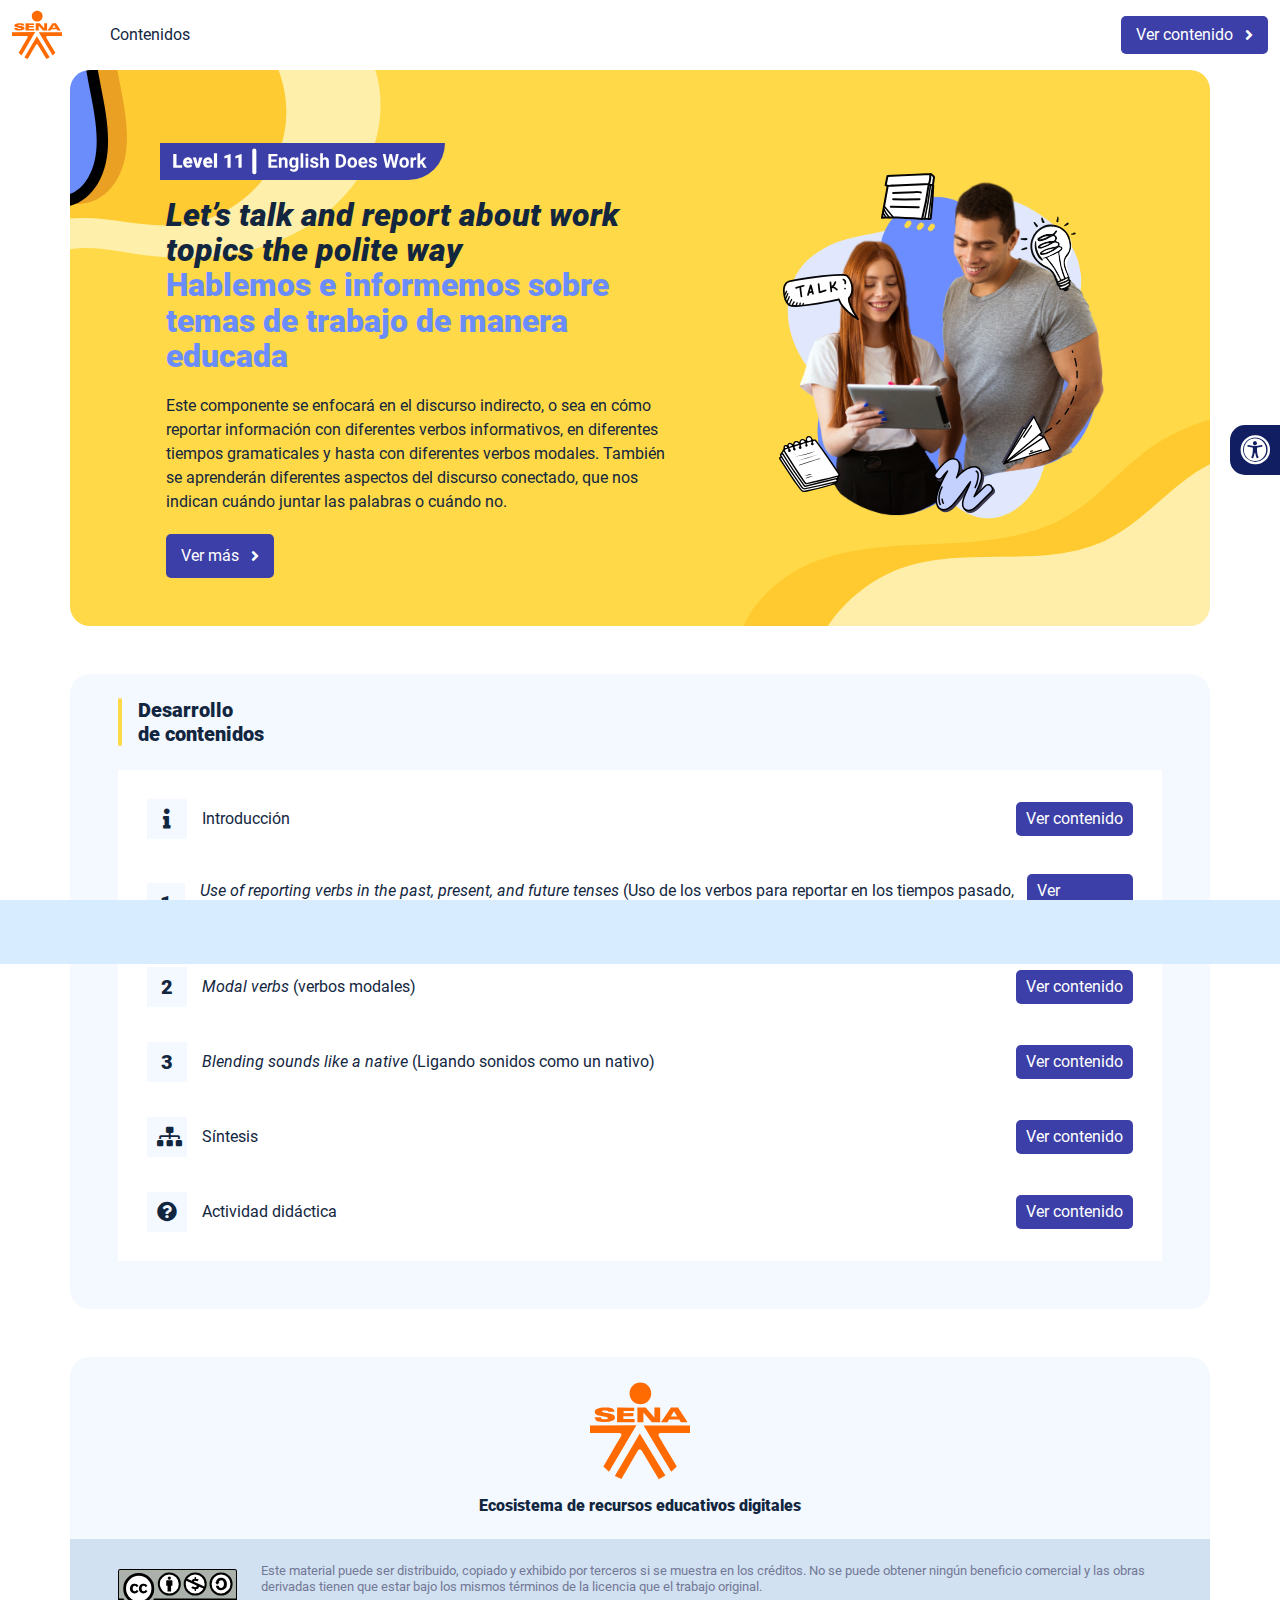
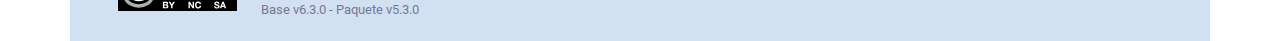
<file: index.html>
<!DOCTYPE html><html lang=""><head><meta charset="utf-8"><meta http-equiv="X-UA-Compatible" content="IE=edge"><meta name="viewport" content="width=device-width,initial-scale=1"><link rel="icon" href="favicon.ico"><title>Let’s talk and report about work topics the polite way</title><link href="css/chunk-0c047e41.3babef71.css" rel="prefetch"><link href="css/chunk-25b302c8.3babef71.css" rel="prefetch"><link href="css/chunk-26fc7596.3babef71.css" rel="prefetch"><link href="css/chunk-2d2747e2.3babef71.css" rel="prefetch"><link href="css/chunk-32334cb6.3babef71.css" rel="prefetch"><link href="css/chunk-3c57cd7b.3babef71.css" rel="prefetch"><link href="css/chunk-4f2d402a.3babef71.css" rel="prefetch"><link href="css/chunk-4fde0a08.14d1f3e8.css" rel="prefetch"><link href="css/chunk-515a8379.0699e2f7.css" rel="prefetch"><link href="css/chunk-59974754.9a202046.css" rel="prefetch"><link href="css/chunk-731a5fa5.126808df.css" rel="prefetch"><link href="css/chunk-766a929b.eaa133ca.css" rel="prefetch"><link href="css/chunk-f2df7d2c.3babef71.css" rel="prefetch"><link href="css/comple.d2f5b249.css" rel="prefetch"><link href="css/creditos.f5700819.css" rel="prefetch"><link href="css/glosario.07947fe5.css" rel="prefetch"><link href="css/referencias.2f0ed9e4.css" rel="prefetch"><link href="css/sintesis.7863f963.css" rel="prefetch"><link href="css/tema1~tema2~tema3.0d2c884c.css" rel="prefetch"><link href="js/actividad.923e59a4.js" rel="prefetch"><link href="js/chunk-0206bfa0.d7585eee.js" rel="prefetch"><link href="js/chunk-0c047e41.7a1e8d4a.js" rel="prefetch"><link href="js/chunk-13a6037e.2c3d5d7a.js" rel="prefetch"><link href="js/chunk-18f95272.be20e8ae.js" rel="prefetch"><link href="js/chunk-25b302c8.caed8dfb.js" rel="prefetch"><link href="js/chunk-26fc7596.dac12bef.js" rel="prefetch"><link href="js/chunk-2c06842c.f79121cc.js" rel="prefetch"><link href="js/chunk-2d0e96ec.49006d13.js" rel="prefetch"><link href="js/chunk-2d208d90.049e4150.js" rel="prefetch"><link href="js/chunk-2d21d0e2.147624b9.js" rel="prefetch"><link href="js/chunk-2d22c123.07108589.js" rel="prefetch"><link href="js/chunk-2d2747e2.1504af81.js" rel="prefetch"><link href="js/chunk-2e80bb9a.bbdb6215.js" rel="prefetch"><link href="js/chunk-319206de.470a7f77.js" rel="prefetch"><link href="js/chunk-31abb50e.69a25643.js" rel="prefetch"><link href="js/chunk-32334cb6.21c12fcb.js" rel="prefetch"><link href="js/chunk-3603ba66.1efbf107.js" rel="prefetch"><link href="js/chunk-3c57cd7b.ac248d9a.js" rel="prefetch"><link href="js/chunk-4cdd78c0.cc0ccbd6.js" rel="prefetch"><link href="js/chunk-4f2d402a.ee3ef10e.js" rel="prefetch"><link href="js/chunk-4fde0a08.4da81014.js" rel="prefetch"><link href="js/chunk-515a8379.57f3a8de.js" rel="prefetch"><link href="js/chunk-53ccb27e.ee38b6d3.js" rel="prefetch"><link href="js/chunk-55d286b8.b8e12a63.js" rel="prefetch"><link href="js/chunk-59974754.497635d8.js" rel="prefetch"><link href="js/chunk-731a5fa5.8de48f68.js" rel="prefetch"><link href="js/chunk-766a929b.800a38e6.js" rel="prefetch"><link href="js/chunk-c796899c.96b97720.js" rel="prefetch"><link href="js/chunk-e8a7823a.40d6a537.js" rel="prefetch"><link href="js/chunk-f2df7d2c.99ea6ccd.js" rel="prefetch"><link href="js/chunk-fde47172.c4c6ee0f.js" rel="prefetch"><link href="js/comple.d1839c21.js" rel="prefetch"><link href="js/creditos.44b5ab34.js" rel="prefetch"><link href="js/glosario.c8c4365f.js" rel="prefetch"><link href="js/intro.66161e98.js" rel="prefetch"><link href="js/referencias.fa5c8f2f.js" rel="prefetch"><link href="js/sintesis.b1cd56f2.js" rel="prefetch"><link href="js/tema1.4e960c39.js" rel="prefetch"><link href="js/tema1~tema2~tema3.d64897ef.js" rel="prefetch"><link href="js/tema2.829cc02d.js" rel="prefetch"><link href="js/tema3.cac114ae.js" rel="prefetch"><link href="css/app.0bf38985.css" rel="preload" as="style"><link href="css/chunk-vendors.90eb1471.css" rel="preload" as="style"><link href="js/app.c5265dcd.js" rel="preload" as="script"><link href="js/chunk-vendors.2907263d.js" rel="preload" as="script"><link href="css/chunk-vendors.90eb1471.css" rel="stylesheet"><link href="css/app.0bf38985.css" rel="stylesheet"></head><body><noscript><strong>We're sorry but Let’s talk and report about work topics the polite way doesn't work properly without JavaScript enabled. Please enable it to continue.</strong></noscript><div id="app"></div><script src="js/chunk-vendors.2907263d.js"></script><script src="js/app.c5265dcd.js"></script></body></html>
</file>
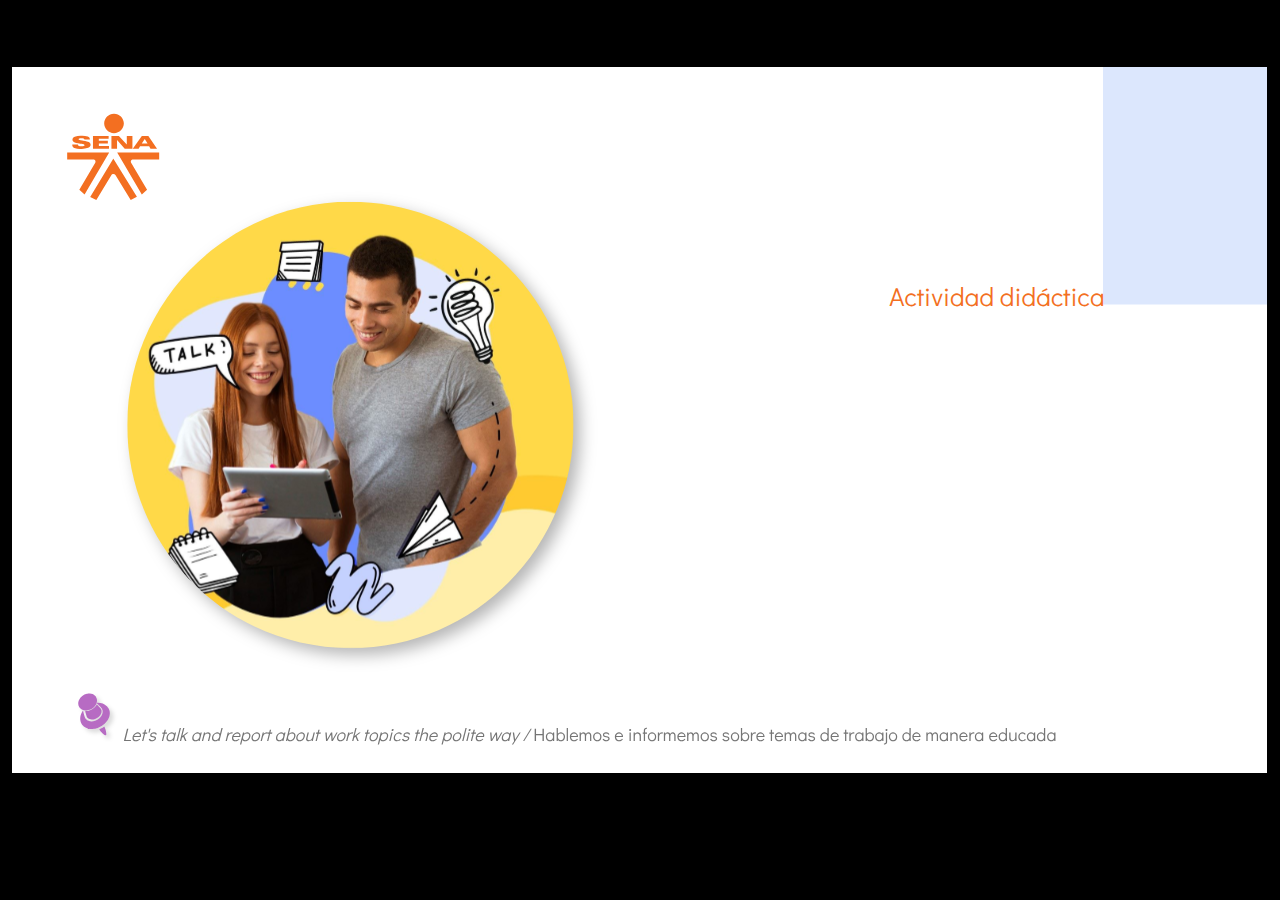
<file: actividades/actividad.html>
﻿<!doctype html>
<html lang="es">
<head>
  <meta charset="utf-8">
  <!-- Creado con Storyline 360 - http://www.articulate.com  -->
  <!-- version: 3.70.29211.0 -->
  <title>Actividad did&#225;ctica</title>
  <meta http-equiv="x-ua-compatible" content="IE=edge"/>
  <meta name="viewport" content="width=device-width,initial-scale=1,user-scalable=no,shrink-to-fit=no,minimal-ui"/>
  <meta name="apple-mobile-web-app-capable" content="yes"/>
  <style>
    html, body { height: 100%; padding: 0; margin: 0 }
    #app { height: 100%; width: 100%; }
  </style>

  <script>
    window.DS = {};
    window.globals = {
      DATA_PATH_BASE: '',
      HAS_FRAME: true,
      HAS_SLIDE: true,

      lmsPresent: false,
      tinCanPresent: false,
      cmi5Present: false,
      aoSupport: false,
      scale: 'show all',
      captureRc: false,
      browserSize: 'optimal',
      bgColor: '#000000',
      features: 'AccessibleVideo,ConnectionMessages,FullScreenToggle,InsertSvgPicture,LayerPresentAsDialog,MultipleQuizTracking,UpdatedScrollingPanels,UpdatedThemeEditor',
      themeName: 'classic',
      preloaderColor: '#FFFFFF',
      suppressAnalytics: false,
      productChannel: 'stable',
      publishSource: 'storyline',
      aid: 'aid|dd73bbe0-893c-4c5d-ada9-b44ee608dcb3',
      cid: '04bfd34e-cd07-4569-9f02-371561cab23e',
      playerVersion: '3.70.29211.0',
      publishTimestamp: '2022-12-03T00:29:28.2894138Z',
      maxIosVideoElements: 10,
      connectionSettings: { },

      
      parseParams: function(qs) {
        if (window.globals.parsedParams != null) {
          return window.globals.parsedParams;
        }
        qs = (qs || window.location.search.substr(1)).split('+').join(' ');
        var params = {},
            tokens,
            re = /[?&]?([^=]+)=([^&]*)/g;

        while (tokens = re.exec(qs)) {
          params[decodeURIComponent(tokens[1]).trim()] =
            decodeURIComponent(tokens[2]).trim();
        }
        window.globals.parsedParams = params;
        return params;
      }

    };
  </script>
  <script>
    var isIe11 = ('ActiveXObject' in window || window.MSBlobBuilder != null)
      && window.msCrypto != null && !window.ActiveXObject;
    if (isIe11) {
      window.globals.unsupportedBrowser = true;
      document.write(atob('[base64]'));
    }
  </script>
  
  <script>window.THREE = { };</script>
  
</head>
<body style="background: #000000" class="cs-HTML theme-classic">
  <!-- 360 -->
  <script>!function(e){var i=/iPhone/i,o=/iPod/i,n=/iPad/i,t=/(?=.*\bAndroid\b)(?=.*\bMobile\b)/i,d=/Android/i,s=/(?=.*\bAndroid\b)(?=.*\bSD4930UR\b)/i,b=/(?=.*\bAndroid\b)(?=.*\b(?:KFOT|KFTT|KFJWI|KFJWA|KFSOWI|KFTHWI|KFTHWA|KFAPWI|KFAPWA|KFARWI|KFASWI|KFSAWI|KFSAWA)\b)/i,r=/IEMobile/i,h=/(?=.*\bWindows\b)(?=.*\bARM\b)/i,a=/BlackBerry/i,l=/BB10/i,p=/Opera Mini/i,f=/(CriOS|Chrome)(?=.*\bMobile\b)/i,u=/(?=.*\bFirefox\b)(?=.*\bMobile\b)/i,c=new RegExp("(?:Nexus 7|BNTV250|Kindle Fire|Silk|GT-P1000)","i"),w=function(e,i){return e.test(i)},A=function(e){var A=e||navigator.userAgent,v=A.split("[FBAN");if(void 0!==v[1]&&(A=v[0]),this.apple={phone:w(i,A),ipod:w(o,A),tablet:!w(i,A)&&w(n,A),device:w(i,A)||w(o,A)||w(n,A)},this.amazon={phone:w(s,A),tablet:!w(s,A)&&w(b,A),device:w(s,A)||w(b,A)},this.android={phone:w(s,A)||w(t,A),tablet:!w(s,A)&&!w(t,A)&&(w(b,A)||w(d,A)),device:w(s,A)||w(b,A)||w(t,A)||w(d,A)},this.windows={phone:w(r,A),tablet:w(h,A),device:w(r,A)||w(h,A)},this.other={blackberry:w(a,A),blackberry10:w(l,A),opera:w(p,A),firefox:w(u,A),chrome:w(f,A),device:w(a,A)||w(l,A)||w(p,A)||w(u,A)||w(f,A)},this.seven_inch=w(c,A),this.any=this.apple.device||this.android.device||this.windows.device||this.other.device||this.seven_inch,this.phone=this.apple.phone||this.android.phone||this.windows.phone,this.tablet=this.apple.tablet||this.android.tablet||this.windows.tablet,"undefined"==typeof window)return this},v=function(){var e=new A;return e.Class=A,e};"undefined"!=typeof module&&module.exports&&"undefined"==typeof window?module.exports=A:"undefined"!=typeof module&&module.exports&&"undefined"!=typeof window?module.exports=v():"function"==typeof define&&define.amd?define("isMobile",[],e.isMobile=v()):e.isMobile=v()}(this);
    window.isMobile.apple.tablet = window.isMobile.apple.tablet ||
      (navigator.platform === 'MacIntel' && navigator.maxTouchPoints > 1);
    window.isMobile.apple.device = window.isMobile.apple.device || window.isMobile.apple.tablet;
    window.isMobile.tablet = window.isMobile.tablet || window.isMobile.apple.tablet;
    window.isMobile.any = window.isMobile.any || window.isMobile.apple.tablet;
  </script>

  <div id="focus-sink" tabindex="-1"></div>

  <div id="preso"></div>
  <script>
    (function() {

      var classTypes = [ 'desktop', 'mobile', 'phone', 'tablet' ];

      var addDeviceClasses = function(prefix, testObj) {
        var curr, i;
        for (i = 0; i < classTypes.length; i++) {
          curr = classTypes[i];
          if (testObj[curr]) {
            document.body.classList.add(prefix + curr);
          }
        }
      };

      var params = window.globals.parseParams(),
          isDevicePreview = params.devicepreview === '1',
          isPhoneOverride = params.deviceType === 'phone' || (isDevicePreview && params.phone == '1'),
          isTabletOverride = (params.deviceType === 'tablet' || isDevicePreview) && !isPhoneOverride,
          isMobileOverride = isPhoneOverride || isTabletOverride;

      var deviceView = {
        desktop: !window.isMobile.any && !isMobileOverride,
        mobile: window.isMobile.any || isMobileOverride,
        phone: isPhoneOverride || (window.isMobile.phone && !isTabletOverride),
        tablet: isTabletOverride || window.isMobile.tablet
      };

      window.globals.deviceView = deviceView;
      window.isMobile.desktop = !window.isMobile.any;
      window.isMobile.mobile = window.isMobile.any;

      addDeviceClasses('view-', deviceView);

    })();
  </script>
  
  <script src='story_content/user.js' type=text/javascript></script>
  <div class="slide-loader"></div>

  <script>
    if (window.globals.deviceView.isMobile) { var doc = document, loader = doc.body.querySelector('.slide-loader'); [ 1, 2, 3 ].forEach(function(n) { var d = doc.createElement('div'); d.style.backgroundColor = window.globals.preloaderColor; d.classList.add('mobile-loader-dot'); d.classList.add('dot' + n); loader.appendChild(d); }); }
  </script>

  <div class="mobile-load-title-overlay" style="display: none">
    <div class="mobile-load-title">Actividad did&#225;ctica</div>
  </div>

  <div class="mobile-chrome-warning"></div>

  
<style>
  .warn-connection-dialog {
    display: none;
    background: transparent;
    pointer-events: none;
    position: fixed;
    left: 0;
    top: 0;
    width: 100%;
    height: 100%;
    z-index: 999;
  }

  .warn-connection-content {
    border-radius: 4px;
    background: white;
    border: 1px solid #E7E7E7;
    color: #333333;
    box-shadow: 0 2px 4px rgba(0, 0, 0, 0.25);
    transition: all 150ms ease-out;
    position: absolute;
    white-space: nowrap;
  }

  .view-phone.is-landscape .warn-connection-content {
    left: 23px;
    bottom: 23px;
  }

  .view-tablet.is-landscape .warn-connection-content {
    left: 50%;
    top: 20px;
    transform: translateX(-50%);
  }

  .is-portrait .warn-connection-content {
    transform: translate(-50%, calc(-100% - 15px));
  }

  .warn-connection-content p {
    display: inline-block;
    margin: 0 8px 0 0;
    line-height: 33px;
    font-size: 11px;
  }

  .warn-connection-content svg {
    position: relative;
    vertical-align: middle;
    margin: 0 2px 2px 8px;
  }

  .view-desktop .warn-connection-content {
    left: 1.5em;
    bottom: 1.5em;
  }

  .view-desktop .warn-connection-content p {
    font-size: 1.1em;
  }

  .is-offline .warn-connection-dialog {
    display: block;
  }

  .is-offline .cs-panel * {
    pointer-events: none !important;
  }

  .is-offline .cs-panel {
    pointer-events: all !important;
  }

  .is-offline #nav-controls * {
    pointer-events: none !important;
  }

  .is-offline #nav-controls {
    pointer-events: all !important;
  }
</style>

<div class="warn-connection-dialog">
  <div class="warn-connection-content">
    <svg width="17" height="15" viewBox="0 0 17 15" xmlns="http://www.w3.org/2000/svg">
      <path fill="#8F0000" stroke="white" d="M16.07,12.98 L15.88,12.23 L9.51,1.21 C8.97,0.26,7.6,0.26,7.06,1.21 L0.69,12.23 C0.15,13.16,0.81,14.36,1.91,14.36 H14.65 C15.47,14.36,16.05,13.7,16.07,12.98 Z"/>
      <path fill="white" stroke="white" d="M8.58,5.5 C8.35,5.28,8.5,5.35,8.21,5.32 C8.09,5.35,7.97,5.49,7.96,5.67 C7.97,5.79,7.98,5.92,7.98,6.04 L7.98,6.04 C7.99,6.17,8,6.31,8.01,6.43 L8.01,6.44 C8.03,6.92,8.06,7.41,8.09,7.9 L8.09,7.9 C8.12,8.39,8.14,8.88,8.17,9.37 C8.17,9.39,8.18,9.42,8.2,9.44 C8.23,9.46,8.25,9.47,8.28,9.47 C8.31,9.47,8.34,9.46,8.35,9.44 C8.37,9.43,8.38,9.4,8.39,9.35 L8.39,9.34 C8.39,9.24,8.4,9.15,8.4,9.05 L8.4,9.05 C8.41,8.96,8.41,8.86,8.42,8.75 C8.43,8.44,8.45,8.12,8.47,7.81 L8.47,7.81 C8.49,7.49,8.51,7.18,8.53,6.87 C8.55,6.46,8.56,6.05,8.59,5.64 L8.6,5.62 C8.6,5.57,8.59,5.53,8.58,5.5 L8.21,5.32 Z"/>
      <circle fill="white" stroke="white" cx="8.3" cy="11.35" r="0.3"/>
    </svg>
    <p>You are offline. Trying to reconnect...</p>
  </div>
</div>

<script>
  (function() {
    window.DS.connection = {
      warningShown: false,
      assets: {},
      loadingAssetGroup: false,
      retryDelay: 500
    };

    // @TODO this is POC code and can be cleaned up a bit more if we move forward
    // with the feature



    // The `window.globals.features` variable must be set in `webpack.dev.config` when testing locally - it is not enough
    // to have it in the data - but it must be set there as well.
    var useConnectionMessages = window.AbortController != null &&
      window.location.protocol != 'file:' &&
      window.globals.features.indexOf('ConnectionMessages') != -1;

    window.DS.connection.useConnectionMessages = useConnectionMessages

    var assetCount = 0;
    var checkLoadedId;
    var connectionSettings = window.globals.connectionSettings;

    if (useConnectionMessages && connectionSettings != null) {
      var contentEl = document.querySelector('.warn-connection-content');
      var messageEl = contentEl.querySelector('p')

      if (connectionSettings.useDarkTheme) {
        contentEl.style.borderColor = '#BABBBA';
        contentEl.style.backgroundColor = '#282828';
        contentEl.style.color = '#FFFFFF';
      }

      if (connectionSettings.message != null) {
        messageEl.textContent = window.decodeURIComponent(connectionSettings.message);
      }
    }

    function checkAssetsReady() {
      for (var i in DS.connection.assets) {
        if (!DS.connection.assets[i].success) {
          return false;
        }
      }
      return true;
    }

    function stopAssetGroup() {
      if (!useConnectionMessages) { return; }

      assetCount = 0;

      DS.connection.oldAssetGroup = DS.connection.assets;
      DS.connection.assets = {};
      DS.connection.loadingAssetGroup = false;
      clearInterval(checkLoadedId);
    }

    function startAssetGroup() {
      if (!useConnectionMessages) { return; }
      var ticks = 0;
      clearInterval(checkLoadedId);
      checkLoadedId = setInterval(function() {
        var loaded = 0;
        if (assetCount === 0 && loaded === 0) {
          clearInterval(checkLoadedId);
          return;
        }

        for (var i in DS.connection.assets) {
          if (DS.connection.assets[i].success) {
            loaded++;
          }
        }

        if (assetCount === loaded && checkAssetsReady()) {
          for (var i in DS.connection.assets) {
            if (DS.connection.assets[i].action) {
              DS.connection.assets[i].action();
            }
          }
          hideWarning();
          stopAssetGroup();
        }
      }, 100)
    }

    function requiredAsset(url, action, retry, type) {
      if (!useConnectionMessages) { return; }
      if (DS.connection.assets[url]) { return; }

      DS.connection.assets[url] = {
        success: false, action: action, retry: retry, type: type
      };
      assetCount = Object.keys(DS.connection.assets).length;
      if (!DS.connection.loadingAssetGroup) {
        startAssetGroup();
      }
      DS.connection.loadingAssetGroup = true;
    }

    function assetLoaded(url) {
      if (!useConnectionMessages) { return; }
      if (DS.connection.assets[url]) {
        DS.connection.assets[url].success = true;
      }
    }

    function assetFailed(url) {
      if (!useConnectionMessages) { return; }
      if (!DS.connection.assets[url]) {
        if (/\.js$/.test(url)) {
          setTimeout(function() {
            if (DS.connection.lastSlideLoaded != null) {
              DS.connection.lastSlideLoaded();
            }
          }, DS.connection.retryDelay);
        }
        return;
      }
      if (!DS.connection.warningShown) { showWarning(); }
      if (DS.connection.assets[url].retry) {
        setTimeout(function() {
          if (!DS.connection.assets[url].success) {
            DS.connection.assets[url].retry()
          }
        }, DS.connection.retryDelay);
      }
    }

    function hideWarning() {
      document.body.classList.remove('is-offline');
      DS.connection.warningShown = false;
    }
    DS.connection.hideWarning = hideWarning

    function showWarning(btn) {
      document.body.classList.add('is-offline')
      DS.connection.warningShown = true;
      updateWarningPosition();
    }

    function updateWarningPosition() {
      if (!DS.connection.warningShown) {
        return;
      }

      var isPortrait = document.body.classList.contains('is-portrait');
      var warningEl = document.querySelector('.warn-connection-content');

      if (isPortrait) {
        var slide = document.querySelector('.primary-slide');
        var slideRect = slide.getBoundingClientRect();

        warningEl.style.top = `${slideRect.top}px`
        warningEl.style.left = `${slideRect.left + slideRect.width / 2}px`
      } else {
        warningEl.style.top = null;
        warningEl.style.left = null;
      }

      window.requestAnimationFrame(updateWarningPosition);
    }

    // these will all be noops if the feature flag isn't set in
    // the data and `window.globals.features`
    DS.connection.requiredAsset = requiredAsset;
    DS.connection.assetLoaded = assetLoaded;
    DS.connection.assetFailed = assetFailed;
    DS.connection.stopAssetGroup = stopAssetGroup;
    DS.connection.startAssetGroup = startAssetGroup;
  })();
</script>


  <script>
    
    if (window.autoSpider && window.vInterfaceObject) {
      document.querySelector('.mobile-load-title-overlay').style.display = 'none';
    }
  </script>

  

  <link rel="stylesheet" href="html5/data/css/output.min.css" data-noprefix/>
</body>
<script src="html5/lib/scripts/bootstrapper.min.js"></script>
</html>
</file>
<file: css/chunk-0c047e41.3babef71.css>
.actividad[data-v-22adfd6b]{background-color:#f2f2f2}.horizontal-scroll__wrapper[data-v-22adfd6b]{overflow:hidden}.horizontal-scroll[data-v-22adfd6b]{display:flex;transition:transform .5s ease-in-out;align-items:center;flex-wrap:nowrap}.horizontal-scroll[data-v-22adfd6b]:not(.row){width:100%}.horizontal-scroll--item-fw[data-v-22adfd6b]>div{flex-grow:0;flex-shrink:0;width:100%;margin:0!important}
</file>
<file: css/chunk-25b302c8.3babef71.css>
.actividad[data-v-22adfd6b]{background-color:#f2f2f2}.horizontal-scroll__wrapper[data-v-22adfd6b]{overflow:hidden}.horizontal-scroll[data-v-22adfd6b]{display:flex;transition:transform .5s ease-in-out;align-items:center;flex-wrap:nowrap}.horizontal-scroll[data-v-22adfd6b]:not(.row){width:100%}.horizontal-scroll--item-fw[data-v-22adfd6b]>div{flex-grow:0;flex-shrink:0;width:100%;margin:0!important}
</file>
<file: css/chunk-26fc7596.3babef71.css>
.actividad[data-v-22adfd6b]{background-color:#f2f2f2}.horizontal-scroll__wrapper[data-v-22adfd6b]{overflow:hidden}.horizontal-scroll[data-v-22adfd6b]{display:flex;transition:transform .5s ease-in-out;align-items:center;flex-wrap:nowrap}.horizontal-scroll[data-v-22adfd6b]:not(.row){width:100%}.horizontal-scroll--item-fw[data-v-22adfd6b]>div{flex-grow:0;flex-shrink:0;width:100%;margin:0!important}
</file>
<file: css/chunk-2d2747e2.3babef71.css>
.actividad[data-v-22adfd6b]{background-color:#f2f2f2}.horizontal-scroll__wrapper[data-v-22adfd6b]{overflow:hidden}.horizontal-scroll[data-v-22adfd6b]{display:flex;transition:transform .5s ease-in-out;align-items:center;flex-wrap:nowrap}.horizontal-scroll[data-v-22adfd6b]:not(.row){width:100%}.horizontal-scroll--item-fw[data-v-22adfd6b]>div{flex-grow:0;flex-shrink:0;width:100%;margin:0!important}
</file>
<file: css/chunk-32334cb6.3babef71.css>
.actividad[data-v-22adfd6b]{background-color:#f2f2f2}.horizontal-scroll__wrapper[data-v-22adfd6b]{overflow:hidden}.horizontal-scroll[data-v-22adfd6b]{display:flex;transition:transform .5s ease-in-out;align-items:center;flex-wrap:nowrap}.horizontal-scroll[data-v-22adfd6b]:not(.row){width:100%}.horizontal-scroll--item-fw[data-v-22adfd6b]>div{flex-grow:0;flex-shrink:0;width:100%;margin:0!important}
</file>
<file: css/chunk-3c57cd7b.3babef71.css>
.actividad[data-v-22adfd6b]{background-color:#f2f2f2}.horizontal-scroll__wrapper[data-v-22adfd6b]{overflow:hidden}.horizontal-scroll[data-v-22adfd6b]{display:flex;transition:transform .5s ease-in-out;align-items:center;flex-wrap:nowrap}.horizontal-scroll[data-v-22adfd6b]:not(.row){width:100%}.horizontal-scroll--item-fw[data-v-22adfd6b]>div{flex-grow:0;flex-shrink:0;width:100%;margin:0!important}
</file>
<file: css/chunk-4f2d402a.3babef71.css>
.actividad[data-v-22adfd6b]{background-color:#f2f2f2}.horizontal-scroll__wrapper[data-v-22adfd6b]{overflow:hidden}.horizontal-scroll[data-v-22adfd6b]{display:flex;transition:transform .5s ease-in-out;align-items:center;flex-wrap:nowrap}.horizontal-scroll[data-v-22adfd6b]:not(.row){width:100%}.horizontal-scroll--item-fw[data-v-22adfd6b]>div{flex-grow:0;flex-shrink:0;width:100%;margin:0!important}
</file>
<file: css/chunk-4fde0a08.14d1f3e8.css>
.actividad[data-v-a108b06a]{background-color:#f2f2f2}.header[data-v-a108b06a]{position:sticky;top:0;padding-top:10px;padding-bottom:10px;background-color:#fff;z-index:10010;line-height:1.1em}.header__logo[data-v-a108b06a]{width:50px}@media (max-width:576px){.header__componente-formativo[data-v-a108b06a]{font-size:.8em}}.header__menu[data-v-a108b06a]{cursor:pointer}.header__menu span[data-v-a108b06a]{font-size:.7em;display:block;line-height:1em;text-align:center;color:#111e61}.header__menu__btn[data-v-a108b06a]{width:30px;height:30px;position:relative;margin-bottom:4px}.header__menu__btn .line-1[data-v-a108b06a],.header__menu__btn .line-2[data-v-a108b06a],.header__menu__btn .line-3[data-v-a108b06a]{height:4px;width:30px;background-color:#111e61;transform-origin:center center;position:absolute;left:0;border-radius:2px}.header__menu__btn .line-1[data-v-a108b06a]{top:4px;-webkit-animation:line-1-inactive-data-v-a108b06a .5s ease-in-out forwards;animation:line-1-inactive-data-v-a108b06a .5s ease-in-out forwards}.header__menu__btn .line-2[data-v-a108b06a]{top:13px;-webkit-animation:line-2-inactive-data-v-a108b06a .5s ease-in-out forwards;animation:line-2-inactive-data-v-a108b06a .5s ease-in-out forwards}.header__menu__btn .line-3[data-v-a108b06a]{top:22px;-webkit-animation:line-3-inactive-data-v-a108b06a .5s ease-in-out forwards;animation:line-3-inactive-data-v-a108b06a .5s ease-in-out forwards}.header__menu__btn[data-v-a108b06a]:hover{cursor:pointer}.header__menu__btn--open .line-1[data-v-a108b06a]{-webkit-animation:line-1-active-data-v-a108b06a .5s ease-in-out forwards;animation:line-1-active-data-v-a108b06a .5s ease-in-out forwards}.header__menu__btn--open .line-2[data-v-a108b06a]{-webkit-animation:line-2-active-data-v-a108b06a .5s ease-in-out forwards;animation:line-2-active-data-v-a108b06a .5s ease-in-out forwards}.header__menu__btn--open .line-3[data-v-a108b06a]{-webkit-animation:line-3-active-data-v-a108b06a .5s ease-in-out forwards;animation:line-3-active-data-v-a108b06a .5s ease-in-out forwards}@-webkit-keyframes line-1-active-data-v-a108b06a{0%{transform:translate(0) rotate(0)}50%{transform:translateY(9px) rotate(0)}to{transform:translateY(9px) rotate(45deg)}}@keyframes line-1-active-data-v-a108b06a{0%{transform:translate(0) rotate(0)}50%{transform:translateY(9px) rotate(0)}to{transform:translateY(9px) rotate(45deg)}}@-webkit-keyframes line-2-active-data-v-a108b06a{0%{transform:scale(1)}to{transform:scale(0)}}@keyframes line-2-active-data-v-a108b06a{0%{transform:scale(1)}to{transform:scale(0)}}@-webkit-keyframes line-3-active-data-v-a108b06a{0%{transform:translate(0) rotate(0)}50%{transform:translateY(-9px) rotate(0)}to{transform:translateY(-9px) rotate(-45deg)}}@keyframes line-3-active-data-v-a108b06a{0%{transform:translate(0) rotate(0)}50%{transform:translateY(-9px) rotate(0)}to{transform:translateY(-9px) rotate(-45deg)}}@-webkit-keyframes line-1-inactive-data-v-a108b06a{0%{transform:translateY(9px) rotate(45deg)}50%{transform:translateY(9px) rotate(0)}to{transform:translate(0) rotate(0)}}@keyframes line-1-inactive-data-v-a108b06a{0%{transform:translateY(9px) rotate(45deg)}50%{transform:translateY(9px) rotate(0)}to{transform:translate(0) rotate(0)}}@-webkit-keyframes line-2-inactive-data-v-a108b06a{0%{transform:scale(0)}to{transform:scale(1)}}@keyframes line-2-inactive-data-v-a108b06a{0%{transform:scale(0)}to{transform:scale(1)}}@-webkit-keyframes line-3-inactive-data-v-a108b06a{0%{transform:translateY(-9px) rotate(-45deg)}50%{transform:translateY(-9px) rotate(0)}to{transform:translate(0) rotate(0)}}@keyframes line-3-inactive-data-v-a108b06a{0%{transform:translateY(-9px) rotate(-45deg)}50%{transform:translateY(-9px) rotate(0)}to{transform:translate(0) rotate(0)}}
</file>
<file: css/chunk-515a8379.0699e2f7.css>
.actividad{background-color:#f2f2f2}.banner-interno{position:relative}.banner-interno__fondo{position:absolute;top:0;bottom:-50px;left:0;right:0;background-color:#6b8dfc;background-size:cover;background-position:50%}.banner-interno__titulo{display:flex;align-items:center}.banner-interno__titulo__icono{display:block;width:32px;height:32px;border-radius:50%;background-color:#12263f;position:relative}.banner-interno__titulo__icono i{color:#6b8dfc;position:absolute;left:50%;top:50%;transform:translate(-50%,-50%)}.banner-interno__titulo h1,.banner-interno__titulo h2,.banner-interno__titulo h3,.banner-interno__titulo h4,.banner-interno__titulo h5,.banner-interno__titulo h6{color:#12263f;line-height:1.1em}
</file>
<file: css/chunk-59974754.9a202046.css>
.actividad{background-color:#f2f2f2}.aside-menu{position:sticky;top:70px;flex:0 0 0;width:0;min-height:calc(100vh - 70px);max-height:calc(100vh - 70px);background-color:#f3f9ff;transition:flex .5s ease-in-out,width .5s ease-in-out;overflow-x:hidden;z-index:100001}.aside-menu a{color:#111e61}.aside-menu--open{flex:0 0 300px;width:300px}.aside-menu__content{width:300px;display:flex;flex-direction:column;justify-content:space-between;min-height:calc(100vh - 70px);max-height:calc(100vh - 70px);border-right:1px solid #d8ecff}@media (max-height:800px){.aside-menu__content{min-height:800px;max-height:800px;overflow-y:auto}}.aside-menu__header{padding:10px;text-align:center;background-color:#d8ecff}.aside-menu__header h4{margin:0}.aside-menu__menu{overflow-y:auto;flex-grow:1;list-style:none;padding-left:0;margin-bottom:0}.aside-menu__menu__item--active .aside-menu__menu__item__lnk,.aside-menu__menu__item--active .aside-menu__sec-menu__item__lnk{background-color:#d8ecff;font-weight:700}.aside-menu__menu__item--sub-menu:hover,.aside-menu__menu__item:hover,.aside-menu__sec-menu__item:hover{background-color:#d8ecff}.aside-menu__menu__item--sub-menu{padding-left:10px}.aside-menu__menu__item--sub-menu--active .aside-menu__menu__item__lnk,.aside-menu__menu__item--sub-menu--active .aside-menu__sec-menu__item__lnk{background-color:#d8ecff;font-weight:700;position:relative}.aside-menu__menu__item--sub-menu--active .aside-menu__menu__item__lnk:before,.aside-menu__menu__item--sub-menu--active .aside-menu__sec-menu__item__lnk:before{content:"";display:block;position:absolute;left:0;bottom:0;top:0;width:4px;border-radius:2px;background-color:#fed947}.aside-menu__menu__item__lnk,.aside-menu__sec-menu__item__lnk{display:flex;align-items:center;padding:10px 15px;line-height:1.1em}.aside-menu__menu__item__lnk i,.aside-menu__menu__item__lnk span,.aside-menu__sec-menu__item__lnk i,.aside-menu__sec-menu__item__lnk span{margin-right:10px}.aside-menu__menu__item__lnk i:last-child,.aside-menu__menu__item__lnk span:last-child,.aside-menu__sec-menu__item__lnk i:last-child,.aside-menu__sec-menu__item__lnk span:last-child{margin-right:0}.aside-menu__sec-menu{background-color:#d8ecff;padding:10px 0;flex-shrink:0;margin-bottom:0}.aside-menu__sec-menu__item{padding:10px 15px}.aside-menu__sec-menu__item__lnk{padding:0;border-radius:1em}.aside-menu__sec-menu__item__lnk i{display:block;width:2em;height:2em;padding:.5em 0;text-align:center;background-color:#fff;border-radius:50%}.aside-menu__sec-menu__item__lnk:hover{background-color:#fff}@media (max-width:992px){.aside-menu{position:fixed;top:70px}}@media (max-width:576px){.aside-menu__sec-menu{padding-bottom:110px}}
</file>
<file: css/chunk-731a5fa5.126808df.css>
.actividad[data-v-4f6b7c58]{background-color:#f2f2f2}.accesibilidad[data-v-4f6b7c58]{position:fixed;right:0;top:50vh;height:50px;background-color:#111e61;border-top-left-radius:15px;border-bottom-left-radius:15px;transform:translateY(-50%) translateX(100%) translateX(-50px);overflow:hidden;transition:transform .3s ease-in-out,height .3s ease-in-out}.accesibilidad[data-v-4f6b7c58]:hover{transform:translateY(-50%) translateX(0);height:12.75rem}.accesibilidad [data-v-4f6b7c58]{color:#fff}.accesibilidad__menu__content .accesibilidad__menu__item[data-v-4f6b7c58]{cursor:pointer}.accesibilidad__menu__content .accesibilidad__menu__item[data-v-4f6b7c58]:hover{background-color:#273685}.accesibilidad__menu__content .accesibilidad__menu__item[data-v-4f6b7c58]:last-child{border:none}.accesibilidad__menu__item[data-v-4f6b7c58]{display:flex;align-items:center;padding:10px;border-bottom:1px solid #273685;line-height:1em;-webkit-user-select:none;-moz-user-select:none;-ms-user-select:none;user-select:none}.accesibilidad__menu i[data-v-4f6b7c58]{font-size:30px;font-style:normal;margin-right:10px;line-height:1em}.accesibilidad__menu img[data-v-4f6b7c58]{width:30px;margin-right:10px}
</file>
<file: css/chunk-766a929b.eaa133ca.css>
.actividad{background-color:#f2f2f2}.barra-avance{display:flex;align-items:center;justify-content:space-between;position:fixed;bottom:0;left:0;width:100%;padding:10px;background-color:#d8ecff;transition:transform .5s ease-in-out;z-index:100000}.barra-avance__barra{margin:0 20px;flex:1;position:relative;max-width:800px}.barra-avance__barra--amarilla,.barra-avance__barra--blanca{height:4px}.barra-avance__barra--amarilla:after,.barra-avance__barra--amarilla:before,.barra-avance__barra--blanca:after,.barra-avance__barra--blanca:before{content:"";display:block;width:10px;height:10px;border-radius:50%;position:absolute;top:50%}.barra-avance__barra--amarilla:before,.barra-avance__barra--blanca:before{left:0;transform:translate(-50%,-50%)}.barra-avance__barra--amarilla:after,.barra-avance__barra--blanca:after{right:0;transform:translate(50%,-50%)}.barra-avance__barra--blanca,.barra-avance__barra--blanca:after,.barra-avance__barra--blanca:before{background-color:#fff}.barra-avance__barra--amarilla{position:absolute;width:100%;top:0;background-color:#3c3fa7}.barra-avance__barra--amarilla:after,.barra-avance__barra--amarilla:before{background-color:#3c3fa7}.barra-avance__boton--regresar{background-color:#b0c0d2}.barra-avance__boton--regresar span{color:#111e61!important}.barra-avance__boton--disable{opacity:0;pointer-events:none}.barra-avance--open{transform:translateY(0)}.barra-avance--close{transform:translateY(100%)}
</file>
<file: css/chunk-f2df7d2c.3babef71.css>
.actividad[data-v-22adfd6b]{background-color:#f2f2f2}.horizontal-scroll__wrapper[data-v-22adfd6b]{overflow:hidden}.horizontal-scroll[data-v-22adfd6b]{display:flex;transition:transform .5s ease-in-out;align-items:center;flex-wrap:nowrap}.horizontal-scroll[data-v-22adfd6b]:not(.row){width:100%}.horizontal-scroll--item-fw[data-v-22adfd6b]>div{flex-grow:0;flex-shrink:0;width:100%;margin:0!important}
</file>
<file: css/comple.d2f5b249.css>
.banner-interno{position:relative}.banner-interno__fondo{position:absolute;top:0;bottom:-50px;left:0;right:0;background-color:#6b8dfc;background-size:cover;background-position:50%}.banner-interno__titulo{display:flex;align-items:center}.banner-interno__titulo__icono{display:block;width:32px;height:32px;border-radius:50%;background-color:#12263f;position:relative}.banner-interno__titulo__icono i{color:#6b8dfc;position:absolute;left:50%;top:50%;transform:translate(-50%,-50%)}.banner-interno__titulo h1,.banner-interno__titulo h2,.banner-interno__titulo h3,.banner-interno__titulo h4,.banner-interno__titulo h5,.banner-interno__titulo h6{color:#12263f;line-height:1.1em}.actividad{background-color:#f2f2f2}.complementario__enlaces{display:flex;justify-content:center;flex-wrap:wrap}.complementario__enlaces a{margin:0 5px}.complementario__btn{font-size:1.5em;line-height:1em}table{width:calc(100% - 1px);min-width:800px}table thead{background-color:#d8ecff}table thead th{border-color:#d8ecff}table td,table th{padding:25px 20px;text-align:center}
</file>
<file: css/creditos.f5700819.css>
.banner-interno{position:relative}.banner-interno__fondo{position:absolute;top:0;bottom:-50px;left:0;right:0;background-color:#6b8dfc;background-size:cover;background-position:50%}.banner-interno__titulo{display:flex;align-items:center}.banner-interno__titulo__icono{display:block;width:32px;height:32px;border-radius:50%;background-color:#12263f;position:relative}.banner-interno__titulo__icono i{color:#6b8dfc;position:absolute;left:50%;top:50%;transform:translate(-50%,-50%)}.banner-interno__titulo h1,.banner-interno__titulo h2,.banner-interno__titulo h3,.banner-interno__titulo h4,.banner-interno__titulo h5,.banner-interno__titulo h6{color:#12263f;line-height:1.1em}.actividad{background-color:#f2f2f2}.creditos-vista .tarjeta.credito{background-color:#d2e1f1}.creditos{color:#727997;overflow-x:auto}.creditos__item{min-width:490px}.creditos p{line-height:1.3em;margin-bottom:0;color:#727997}.creditos__titulo{font-weight:700;background-color:#d2e1f1;padding:5px 10px;border-top-radius:5px;border-top-left-radius:5px;border-top-right-radius:5px}.creditos table td,.creditos table th{border-color:#d2e1f1}
</file>
<file: css/glosario.07947fe5.css>
.banner-interno{position:relative}.banner-interno__fondo{position:absolute;top:0;bottom:-50px;left:0;right:0;background-color:#6b8dfc;background-size:cover;background-position:50%}.banner-interno__titulo{display:flex;align-items:center}.banner-interno__titulo__icono{display:block;width:32px;height:32px;border-radius:50%;background-color:#12263f;position:relative}.banner-interno__titulo__icono i{color:#6b8dfc;position:absolute;left:50%;top:50%;transform:translate(-50%,-50%)}.banner-interno__titulo h1,.banner-interno__titulo h2,.banner-interno__titulo h3,.banner-interno__titulo h4,.banner-interno__titulo h5,.banner-interno__titulo h6{color:#12263f;line-height:1.1em}.actividad{background-color:#f2f2f2}.glosario__letra-item{display:flex}.glosario__letra-item__texto{padding-top:5px}.glosario__letra-item__letra__icono{width:32px;height:32px;position:relative;line-height:1em;border-radius:50%;background-color:#d2e1f1}.glosario__letra-item__letra__icono span{position:absolute;left:50%;top:50%;transform:translate(-50%,-50%);font-size:1.1em;font-weight:900}
</file>
<file: css/referencias.2f0ed9e4.css>
.banner-interno{position:relative}.banner-interno__fondo{position:absolute;top:0;bottom:-50px;left:0;right:0;background-color:#6b8dfc;background-size:cover;background-position:50%}.banner-interno__titulo{display:flex;align-items:center}.banner-interno__titulo__icono{display:block;width:32px;height:32px;border-radius:50%;background-color:#12263f;position:relative}.banner-interno__titulo__icono i{color:#6b8dfc;position:absolute;left:50%;top:50%;transform:translate(-50%,-50%)}.banner-interno__titulo h1,.banner-interno__titulo h2,.banner-interno__titulo h3,.banner-interno__titulo h4,.banner-interno__titulo h5,.banner-interno__titulo h6{color:#12263f;line-height:1.1em}.actividad{background-color:#f2f2f2}.referencias__item:last-child hr{display:none}.referencias__item a{color:#2196f3;text-decoration:underline;overflow-wrap:break-word}
</file>
<file: css/sintesis.7863f963.css>
.actividad{background-color:#f2f2f2}.traduccion{border-radius:10px;overflow:hidden}.traduccion__chat{overflow-y:scroll;overflow-x:hidden;height:450px;margin-right:1.5rem;padding-top:.5rem;padding-right:1.5rem}.traduccion__chat::-webkit-scrollbar{width:10px}.traduccion__chat::-webkit-scrollbar-track{border-radius:10px;background-color:#e5e5e5}.traduccion__chat::-webkit-scrollbar-thumb{background-color:#b4bfd8;height:20px;border-radius:10px}.traduccion__chat::-webkit-scrollbar-thumb:active,.traduccion__chat::-webkit-scrollbar-thumb:hover{background-color:#fed947}@media only screen and (max-width:768px){.traduccion__chat{height:300px;margin-right:0;padding-right:.5rem}.traduccion__chat .traduccion__chat__item{margin-right:0}}@media only screen and (max-width:450px){.traduccion__chat{height:250px}}.traduccion__chat__item{display:flex;align-items:flex-start}.traduccion__chat__item__message{display:inline-block}.traduccion__chat__item__message__bubble{text-align:left;padding:1em;border-radius:10px;background-color:#fff;border:2px solid #fc5f65;position:relative}@media (max-width:768px){.traduccion__chat__item__message__bubble{padding:.5em}}.traduccion__chat__item:nth-child(2n){flex-direction:row-reverse}.traduccion__chat__item:nth-child(2n) .traduccion__chat__item__message__container{text-align:right}.traduccion__chat__item:nth-child(2n) .traduccion__chat__item__message__bubble:before{left:auto;right:0;transform:translate(5px,20px) rotate(45deg)}.traduccion.color-primario{border-color:#6b8dfc}.traduccion.color-primario button{border-radius:0 0 10px 10px;background-color:#6b8dfc;color:textColor(#6b8dfc)}.traduccion.color-primario button:hover{background-color:#cfdafe}.traduccion.color-primario .dialogo__header{background-color:#6b8dfc}.traduccion.color-primario .dialogo__header *{color:textColor(#6b8dfc)}.traduccion.color-secundario{border-color:#fc5f65}.traduccion.color-secundario button{border-radius:0 0 10px 10px;background-color:#fc5f65;color:textColor(#fc5f65)}.traduccion.color-secundario button:hover{background-color:#fec3c5}.traduccion.color-secundario .dialogo__header{background-color:#fc5f65}.traduccion.color-secundario .dialogo__header *{color:textColor(#fc5f65)}.traduccion.color-acento-contenido{border-color:#fed947}.traduccion.color-acento-contenido button{border-radius:0 0 10px 10px;background-color:#fed947;color:textColor(#fed947)}.traduccion.color-acento-contenido button:hover{background-color:#ffeeac}.traduccion.color-acento-contenido .dialogo__header{background-color:#fed947}.traduccion.color-acento-contenido .dialogo__header *{color:textColor(#fed947)}.traduccion.color-acento-botones{border-color:#3c3fa7}.traduccion.color-acento-botones button{border-radius:0 0 10px 10px;background-color:#3c3fa7;color:textColor(#3c3fa7)}.traduccion.color-acento-botones button:hover{background-color:#7a7ccf}.traduccion.color-acento-botones .dialogo__header{background-color:#3c3fa7}.traduccion.color-acento-botones .dialogo__header *{color:textColor(#3c3fa7)}.traduccion.color-adicional-1{border-color:#cddc39}.traduccion.color-adicional-1 button{border-radius:0 0 10px 10px;background-color:#cddc39;color:textColor(#cddc39)}.traduccion.color-adicional-1 button:hover{background-color:#e3eb90}.traduccion.color-adicional-1 .dialogo__header{background-color:#cddc39}.traduccion.color-adicional-1 .dialogo__header *{color:textColor(#cddc39)}.traduccion.color-adicional-2{border-color:#00bcd4}.traduccion.color-adicional-2 button{border-radius:0 0 10px 10px;background-color:#00bcd4;color:textColor(#00bcd4)}.traduccion.color-adicional-2 button:hover{background-color:#3be9ff}.traduccion.color-adicional-2 .dialogo__header{background-color:#00bcd4}.traduccion.color-adicional-2 .dialogo__header *{color:textColor(#00bcd4)}.color{color:#fed947;opacity:1;height:1px!important;border:0}.text__ing{font-style:italic}.text__esp,.text__ing{color:#12263f}
</file>
<file: css/tema1~tema2~tema3.0d2c884c.css>
.contenedor-traductor{position:relative;padding:1em;border-radius:10px;transition:height .5s ease-in-out}.contenedor-traductor__esp{border-top:3px solid #69727c;padding-top:1em;margin-top:1em}.contenedor-traductor .boton-traduccion{position:absolute;bottom:0;right:0;transform:translateY(100%) translateX(-13%);border-radius:0 0 10px 10px;background-color:#3c3fa7;padding:.5em 1em;cursor:pointer}.contenedor-traductor .boton-traduccion:hover{background-color:#2f3181}.mostrar{display:none}.traductor.color-primario .contenedor-traductor{background-color:#edf1ff}.traductor.color-secundario .contenedor-traductor{background-color:#fee1e2}.traductor.color-acento-contenido .contenedor-traductor{background-color:#fff4cb}.traductor.color-acento-botones .contenedor-traductor{background-color:#9092d7}.traduccion{border-radius:10px;overflow:hidden}.traduccion__chat{overflow-y:scroll;overflow-x:hidden;height:450px;margin-right:1.5rem;padding-top:.5rem;padding-right:1.5rem}.traduccion__chat::-webkit-scrollbar{width:10px}.traduccion__chat::-webkit-scrollbar-track{border-radius:10px;background-color:#e5e5e5}.traduccion__chat::-webkit-scrollbar-thumb{background-color:#b4bfd8;height:20px;border-radius:10px}.traduccion__chat::-webkit-scrollbar-thumb:active,.traduccion__chat::-webkit-scrollbar-thumb:hover{background-color:#fed947}@media only screen and (max-width:768px){.traduccion__chat{height:300px;margin-right:0;padding-right:.5rem}.traduccion__chat .traduccion__chat__item{margin-right:0}}@media only screen and (max-width:450px){.traduccion__chat{height:250px}}.traduccion__chat__item{display:flex;align-items:flex-start}.traduccion__chat__item__message{display:inline-block}.traduccion__chat__item__message__bubble{text-align:left;padding:1em;border-radius:10px;background-color:#fff;border:2px solid #fc5f65;position:relative}@media (max-width:768px){.traduccion__chat__item__message__bubble{padding:.5em}}.traduccion__chat__item:nth-child(2n){flex-direction:row-reverse}.traduccion__chat__item:nth-child(2n) .traduccion__chat__item__message__container{text-align:right}.traduccion__chat__item:nth-child(2n) .traduccion__chat__item__message__bubble:before{left:auto;right:0;transform:translate(5px,20px) rotate(45deg)}.traduccion.color-primario{border-color:#6b8dfc}.traduccion.color-primario button{border-radius:0 0 10px 10px;background-color:#6b8dfc;color:textColor(#6b8dfc)}.traduccion.color-primario button:hover{background-color:#cfdafe}.traduccion.color-primario .dialogo__header{background-color:#6b8dfc}.traduccion.color-primario .dialogo__header *{color:textColor(#6b8dfc)}.traduccion.color-secundario{border-color:#fc5f65}.traduccion.color-secundario button{border-radius:0 0 10px 10px;background-color:#fc5f65;color:textColor(#fc5f65)}.traduccion.color-secundario button:hover{background-color:#fec3c5}.traduccion.color-secundario .dialogo__header{background-color:#fc5f65}.traduccion.color-secundario .dialogo__header *{color:textColor(#fc5f65)}.traduccion.color-acento-contenido{border-color:#fed947}.traduccion.color-acento-contenido button{border-radius:0 0 10px 10px;background-color:#fed947;color:textColor(#fed947)}.traduccion.color-acento-contenido button:hover{background-color:#ffeeac}.traduccion.color-acento-contenido .dialogo__header{background-color:#fed947}.traduccion.color-acento-contenido .dialogo__header *{color:textColor(#fed947)}.traduccion.color-acento-botones{border-color:#3c3fa7}.traduccion.color-acento-botones button{border-radius:0 0 10px 10px;background-color:#3c3fa7;color:textColor(#3c3fa7)}.traduccion.color-acento-botones button:hover{background-color:#7a7ccf}.traduccion.color-acento-botones .dialogo__header{background-color:#3c3fa7}.traduccion.color-acento-botones .dialogo__header *{color:textColor(#3c3fa7)}.traduccion.color-adicional-1{border-color:#cddc39}.traduccion.color-adicional-1 button{border-radius:0 0 10px 10px;background-color:#cddc39;color:textColor(#cddc39)}.traduccion.color-adicional-1 button:hover{background-color:#e3eb90}.traduccion.color-adicional-1 .dialogo__header{background-color:#cddc39}.traduccion.color-adicional-1 .dialogo__header *{color:textColor(#cddc39)}.traduccion.color-adicional-2{border-color:#00bcd4}.traduccion.color-adicional-2 button{border-radius:0 0 10px 10px;background-color:#00bcd4;color:textColor(#00bcd4)}.traduccion.color-adicional-2 button:hover{background-color:#3be9ff}.traduccion.color-adicional-2 .dialogo__header{background-color:#00bcd4}.traduccion.color-adicional-2 .dialogo__header *{color:textColor(#00bcd4)}.text__ing{font-style:italic}.text__esp,.text__ing{color:#12263f}.actividad{background-color:#f2f2f2}.dialogoTraduccionChat{border-radius:10px;overflow:hidden}.dialogoTraduccionChat__chat{overflow-y:scroll;overflow-x:hidden;height:450px;margin-right:1.5rem;padding-top:.5rem;padding-right:1.5rem}.dialogoTraduccionChat__chat::-webkit-scrollbar{width:10px}.dialogoTraduccionChat__chat::-webkit-scrollbar-track{border-radius:10px;background-color:#e5e5e5}.dialogoTraduccionChat__chat::-webkit-scrollbar-thumb{background-color:#b4bfd8;height:20px;border-radius:10px}.dialogoTraduccionChat__chat::-webkit-scrollbar-thumb:active,.dialogoTraduccionChat__chat::-webkit-scrollbar-thumb:hover{background-color:#fed947}@media only screen and (max-width:768px){.dialogoTraduccionChat__chat{height:300px;margin-right:0;padding-right:.5rem}.dialogoTraduccionChat__chat .dialogoTraduccionChat__chat__item{margin-right:0}}@media only screen and (max-width:450px){.dialogoTraduccionChat__chat{height:250px}}.dialogoTraduccionChat__chat__item{display:flex;align-items:flex-start}.dialogoTraduccionChat__chat__item__person{text-align:center;margin-right:1em}.dialogoTraduccionChat__chat__item__person img{width:50px;height:50px;border-radius:50%}.dialogoTraduccionChat__chat__item__message{display:inline-block}.dialogoTraduccionChat__chat__item__message__bubble{text-align:left;padding:1em;border-radius:10px;background-color:#fff;box-shadow:0 2px 10px 0 rgba(0,0,0,.2);position:relative}.dialogoTraduccionChat__chat__item__message__bubble:before{content:"";position:absolute;top:0;left:0;width:15px;height:15px;transform:translate(-5px,20px) rotate(45deg);background-color:#fff}@media (max-width:768px){.dialogoTraduccionChat__chat__item__message__bubble{padding:.5em}}.dialogoTraduccionChat__chat__item:nth-child(2n){flex-direction:row-reverse}.dialogoTraduccionChat__chat__item:nth-child(2n) .dialogoTraduccionChat__chat__item__person{margin-right:0;margin-left:1em}.dialogoTraduccionChat__chat__item:nth-child(2n) .dialogoTraduccionChat__chat__item__message__container{text-align:right}.dialogoTraduccionChat__chat__item:nth-child(2n) .dialogoTraduccionChat__chat__item__message__bubble:before{left:auto;right:0;transform:translate(5px,20px) rotate(45deg)}.dialogoTraduccionChat.color-primario{border-color:#6b8dfc}.dialogoTraduccionChat.color-primario button{background-color:#6b8dfc;color:#fff}.dialogoTraduccionChat.color-primario button:hover{background-color:#cfdafe;color:#fff}.dialogoTraduccionChat.color-primario .dialogo__header{background-color:#6b8dfc}.dialogoTraduccionChat.color-primario .dialogo__header *{color:textColor(#6b8dfc)}.dialogoTraduccionChat.color-secundario{border-color:#fc5f65}.dialogoTraduccionChat.color-secundario button{background-color:#fc5f65;color:#fff}.dialogoTraduccionChat.color-secundario button:hover{background-color:#fec3c5;color:#fff}.dialogoTraduccionChat.color-secundario .dialogo__header{background-color:#fc5f65}.dialogoTraduccionChat.color-secundario .dialogo__header *{color:textColor(#fc5f65)}.dialogoTraduccionChat.color-acento-contenido{border-color:#fed947}.dialogoTraduccionChat.color-acento-contenido button{background-color:#fed947;color:#fff}.dialogoTraduccionChat.color-acento-contenido button:hover{background-color:#ffeeac;color:#fff}.dialogoTraduccionChat.color-acento-contenido .dialogo__header{background-color:#fed947}.dialogoTraduccionChat.color-acento-contenido .dialogo__header *{color:textColor(#fed947)}.dialogoTraduccionChat.color-acento-botones{border-color:#3c3fa7}.dialogoTraduccionChat.color-acento-botones button{background-color:#3c3fa7;color:#fff}.dialogoTraduccionChat.color-acento-botones button:hover{background-color:#7a7ccf;color:#fff}.dialogoTraduccionChat.color-acento-botones .dialogo__header{background-color:#3c3fa7}.dialogoTraduccionChat.color-acento-botones .dialogo__header *{color:textColor(#3c3fa7)}.dialogoTraduccionChat.color-adicional-1{border-color:#cddc39}.dialogoTraduccionChat.color-adicional-1 button{background-color:#cddc39;color:#fff}.dialogoTraduccionChat.color-adicional-1 button:hover{background-color:#e3eb90;color:#fff}.dialogoTraduccionChat.color-adicional-1 .dialogo__header{background-color:#cddc39}.dialogoTraduccionChat.color-adicional-1 .dialogo__header *{color:textColor(#cddc39)}.dialogoTraduccionChat.color-adicional-2{border-color:#00bcd4}.dialogoTraduccionChat.color-adicional-2 button{background-color:#00bcd4;color:#fff}.dialogoTraduccionChat.color-adicional-2 button:hover{background-color:#3be9ff;color:#fff}.dialogoTraduccionChat.color-adicional-2 .dialogo__header{background-color:#00bcd4}.dialogoTraduccionChat.color-adicional-2 .dialogo__header *{color:textColor(#00bcd4)}.color{color:#fed947;opacity:1;height:1px!important;border:0}.brad{border-radius:0 0 10px 10px}.textAudio__ing{color:#12263f;font-style:italic}.textAudio__esp{color:#12263f}
</file>
<file: css/app.0bf38985.css>
*,:after,:before{box-sizing:inherit}html{height:100%;line-height:1.15;box-sizing:border-box;-webkit-font-smoothing:antialiased;-moz-osx-font-smoothing:grayscale;-webkit-text-size-adjust:100%;-ms-text-size-adjust:100%;text-rendering:optimizeLegibility}a,abbr,acronym,address,applet,article,aside,audio,b,big,blockquote,body,canvas,caption,center,cite,code,dd,del,details,dfn,div,dl,dt,em,embed,fieldset,figcaption,figure,footer,form,h1,h2,h3,h4,h5,h6,header,hgroup,html,i,iframe,img,ins,kbd,label,legend,li,mark,menu,nav,object,ol,output,p,pre,q,ruby,s,samp,section,small,span,strike,strong,sub,summary,sup,table,tbody,td,tfoot,th,thead,time,tr,tt,u,ul,var,video{margin:0;padding:0;border:0;outline:0;background:transparent;vertical-align:baseline}article,aside,details,figcaption,figure,footer,header,main,menu,nav,section,summary{display:block}[hidden],template{display:none}hr{box-sizing:content-box;height:0;border-bottom:1px solid #e8e8e8;border-left:0;border-right:0;border-top:0;margin:1.5em 0;overflow:visible}[hidden]{display:none}a{font-family:Roboto,sans-serif;font-size:1em;font-weight:400;text-decoration:none;color:#12263f;background-color:transparent;transition:all .15s ease-in-out;-webkit-text-decoration-skip:objects}a:active,a:hover{outline-width:0}a:active,a:focus,a:hover{color:#000}[type=button],[type=reset],[type=submit],button{-webkit-appearance:none;-moz-appearance:none;appearance:none;cursor:pointer;display:inline-block;vertical-align:middle;border:0;border-radius:5px;color:#fff;background-color:#3c3fa7;font-family:Roboto,sans-serif;font-weight:400;font-size:1em;-webkit-font-smoothing:antialiased;line-height:1em;white-space:nowrap;text-decoration:none;text-transform:none;padding:.75em 1.5em;margin:0;-webkit-user-select:none;-moz-user-select:none;-ms-user-select:none;user-select:none;overflow:visible;transition:background-color .15s ease-in-out}[type=button]:focus,[type=button]:hover,[type=reset]:focus,[type=reset]:hover,[type=submit]:focus,[type=submit]:hover,button:focus,button:hover{background-color:#3c3fa7;color:#fff}[type=button]:disabled,[type=reset]:disabled,[type=submit]:disabled,button:disabled{cursor:not-allowed;opacity:.5}[type=button]:disabled:hover,[type=reset]:disabled:hover,[type=submit]:disabled:hover,button:disabled:hover{background-color:#3c3fa7}input,select,textarea{margin:0;display:block;font-family:Roboto,sans-serif;font-size:16px}input{overflow:visible}[type=color],[type=date],[type=datetime-local],[type=datetime],[type=email],[type=month],[type=number],[type=password],[type=search],[type=tel],[type=text],[type=time],[type=url],[type=week],input:not([type]),select,select[multiple],textarea{background-color:#fff;border:1px solid #e8e8e8;border-radius:5px;box-shadow:inset 0 1px 3px rgba(0,0,0,.06);box-sizing:inherit;margin-bottom:.75em;padding:.5em;transition:border-color .15s ease-in-out;width:100%}[type=color]:hover,[type=date]:hover,[type=datetime-local]:hover,[type=datetime]:hover,[type=email]:hover,[type=month]:hover,[type=number]:hover,[type=password]:hover,[type=search]:hover,[type=tel]:hover,[type=text]:hover,[type=time]:hover,[type=url]:hover,[type=week]:hover,input:not([type]):hover,select:hover,select[multiple]:hover,textarea:hover{border-color:shade(#e8e8e8,20%)}[type=color]:focus,[type=date]:focus,[type=datetime-local]:focus,[type=datetime]:focus,[type=email]:focus,[type=month]:focus,[type=number]:focus,[type=password]:focus,[type=search]:focus,[type=tel]:focus,[type=text]:focus,[type=time]:focus,[type=url]:focus,[type=week]:focus,input:not([type]):focus,select:focus,select[multiple]:focus,textarea:focus{border-color:#fed947;box-shadow:inset 0 1px 3px rgba(0,0,0,.06),0 0 5px rgba(82,122,251,.7);outline:none}[type=color]:disabled,[type=date]:disabled,[type=datetime-local]:disabled,[type=datetime]:disabled,[type=email]:disabled,[type=month]:disabled,[type=number]:disabled,[type=password]:disabled,[type=search]:disabled,[type=tel]:disabled,[type=text]:disabled,[type=time]:disabled,[type=url]:disabled,[type=week]:disabled,input:not([type]):disabled,select:disabled,select[multiple]:disabled,textarea:disabled{background-color:shade(#fff,5%);cursor:not-allowed}[type=color]:disabled:hover,[type=date]:disabled:hover,[type=datetime-local]:disabled:hover,[type=datetime]:disabled:hover,[type=email]:disabled:hover,[type=month]:disabled:hover,[type=number]:disabled:hover,[type=password]:disabled:hover,[type=search]:disabled:hover,[type=tel]:disabled:hover,[type=text]:disabled:hover,[type=time]:disabled:hover,[type=url]:disabled:hover,[type=week]:disabled:hover,input:not([type]):disabled:hover,select:disabled:hover,select[multiple]:disabled:hover,textarea:disabled:hover{border:1px solid #e8e8e8}select{text-transform:none;max-width:100%;border-radius:5px}::-webkit-file-upload-button{background-color:#3c3fa7;border:none;cursor:pointer;color:#fff;border-radius:5px;padding:.75em 1.5em}::-webkit-file-upload-button:hover{background-color:#3c3fa7}optgroup{font-weight:700}fieldset{border:1px solid #e8e8e8;background-color:transparent;padding:1.5em;-webkit-margin-start:0;-webkit-margin-end:0;-webkit-padding-before:1.5em;-webkit-padding-start:1.5em;-webkit-padding-end:1.5em;-webkit-padding-after:1.5em}legend{box-sizing:border-box;color:inherit;display:table;max-width:100%;padding:0;white-space:normal;font-weight:600;-webkit-padding-start:0;-webkit-padding-end:0}label,legend{margin-bottom:.375em}label{display:block;font-size:1em;font-family:Roboto,sans-serif;font-weight:900}textarea{overflow:auto;resize:vertical}[type=checkbox],[type=radio]{box-sizing:border-box;padding:0;display:inline;margin-right:.375em}[type=number]::-webkit-inner-spin-button,[type=number]::-webkit-outer-spin-button{height:auto}[type=search]{-webkit-appearance:textfield;outline-offset:-2px}[type=search]::-webkit-search-cancel-button,[type=search]::-webkit-search-decoration{-webkit-appearance:none;-moz-appearance:none}::-moz-placeholder{color:#999}:-ms-input-placeholder{color:#999}::placeholder{color:#999}::-webkit-file-upload-button{-webkit-appearance:button;-moz-appearance:button;font:inherit}[type=file]{margin-bottom:.75em;width:100%}[type=button],[type=reset],[type=submit],button{-webkit-appearance:button}[type=button]::-moz-focus-inner,[type=reset]::-moz-focus-inner,[type=submit]::-moz-focus-inner,button::-moz-focus-inner{border-style:none;padding:0}[type=button]:-moz-focusring,[type=reset]:-moz-focusring,[type=submit]:-moz-focusring,button:-moz-focusring{outline:1px dotted ButtonText}progress{vertical-align:baseline}ol,ul{list-style:none;margin-bottom:1em}dt{font-weight:700}figure,img,picture,svg{margin:0;width:100%;max-width:100%}figcaption{display:block;background-color:#e8e8e8;padding:.75em 1.5em;font-size:.8em;font-weight:700}img,svg{display:block;border-style:none}svg:not(:root){overflow:hidden}audio,canvas,progress,video{display:inline-block}audio:not([controls]){display:none;height:0}template{display:none}table{border-collapse:collapse;border-spacing:0;table-layout:fixed;width:100%}td,th,tr{vertical-align:middle}td,th{border:1px solid #e8e8e8;padding:.75em}th{font-size:.875em;line-height:1.2}td{line-height:1.5}body{font-size:16px;font-weight:400;line-height:1.5}body,h1,h2,h3,h4,h5,h6{color:#12263f;font-family:Roboto,sans-serif}h1,h2,h3,h4,h5,h6{font-weight:900;line-height:1.2;margin:0 0 .75em}h1{font-size:2em}h2{font-size:1.5em}h3{font-size:1.25em}h4{font-size:1.125em}h5{font-size:1em}h6{font-size:.875em}p{font-family:Roboto,sans-serif;font-size:1em;font-weight:400;line-height:1.5;color:#12263f;margin-bottom:1em}b,strong{font-weight:700}dfn,em,i{font-style:italic}br{line-height:2em}u{text-decoration:underline}code,kbd,pre,samp{color:#727997;font-family:Lucida Console,Courier New,monospace;font-size:1em}sub,sup{font-size:75%;line-height:0;position:relative;vertical-align:baseline}sub{bottom:-.25em}sup{top:-.5em}small{font-size:80%}mark{background-color:#ffeb3b;color:#000}abbr[title]{border-bottom:none;text-decoration:underline;-webkit-text-decoration:underline dotted;text-decoration:underline dotted}blockquote,q{quotes:none}::selection{background:#2196f3!important;color:#fff!important;text-shadow:none}::-moz-selection{background:#2196f3!important;color:#fff!important;text-shadow:none}img::selection{background:transparent}img::-moz-selection{background:transparent}body{-webkit-tap-highlight-color:#2196F3!important}details,menu{display:block}summary{display:list-item}@media print{*,:after,:before,:first-letter,:first-line{background:transparent!important;color:#000!important;box-shadow:none!important;text-shadow:none!important}a,a:visited{text-decoration:underline}a[href]:after{content:" (" attr(href) ")"}a abbr[title]:after{content:" (" attr(title) ")"}a[href^="#"]:after,a[href^="javascript:"]:after{content:""}blockquote,pre{border:1px solid #999;page-break-inside:avoid}thead{display:table-header-group}img,tr{page-break-inside:avoid}img{max-width:100%!important}h2,h3,p{orphans:3;widows:3}h2,h3{page-break-after:avoid}}[data-aos][data-aos][data-aos-duration="50"],body[data-aos-duration="50"] [data-aos]{transition-duration:50ms}[data-aos][data-aos][data-aos-delay="50"],body[data-aos-delay="50"] [data-aos]{transition-delay:0s}[data-aos][data-aos][data-aos-delay="50"].aos-animate,body[data-aos-delay="50"] [data-aos].aos-animate{transition-delay:50ms}[data-aos][data-aos][data-aos-duration="100"],body[data-aos-duration="100"] [data-aos]{transition-duration:.1s}[data-aos][data-aos][data-aos-delay="100"],body[data-aos-delay="100"] [data-aos]{transition-delay:0s}[data-aos][data-aos][data-aos-delay="100"].aos-animate,body[data-aos-delay="100"] [data-aos].aos-animate{transition-delay:.1s}[data-aos][data-aos][data-aos-duration="150"],body[data-aos-duration="150"] [data-aos]{transition-duration:.15s}[data-aos][data-aos][data-aos-delay="150"],body[data-aos-delay="150"] [data-aos]{transition-delay:0s}[data-aos][data-aos][data-aos-delay="150"].aos-animate,body[data-aos-delay="150"] [data-aos].aos-animate{transition-delay:.15s}[data-aos][data-aos][data-aos-duration="200"],body[data-aos-duration="200"] [data-aos]{transition-duration:.2s}[data-aos][data-aos][data-aos-delay="200"],body[data-aos-delay="200"] [data-aos]{transition-delay:0s}[data-aos][data-aos][data-aos-delay="200"].aos-animate,body[data-aos-delay="200"] [data-aos].aos-animate{transition-delay:.2s}[data-aos][data-aos][data-aos-duration="250"],body[data-aos-duration="250"] [data-aos]{transition-duration:.25s}[data-aos][data-aos][data-aos-delay="250"],body[data-aos-delay="250"] [data-aos]{transition-delay:0s}[data-aos][data-aos][data-aos-delay="250"].aos-animate,body[data-aos-delay="250"] [data-aos].aos-animate{transition-delay:.25s}[data-aos][data-aos][data-aos-duration="300"],body[data-aos-duration="300"] [data-aos]{transition-duration:.3s}[data-aos][data-aos][data-aos-delay="300"],body[data-aos-delay="300"] [data-aos]{transition-delay:0s}[data-aos][data-aos][data-aos-delay="300"].aos-animate,body[data-aos-delay="300"] [data-aos].aos-animate{transition-delay:.3s}[data-aos][data-aos][data-aos-duration="350"],body[data-aos-duration="350"] [data-aos]{transition-duration:.35s}[data-aos][data-aos][data-aos-delay="350"],body[data-aos-delay="350"] [data-aos]{transition-delay:0s}[data-aos][data-aos][data-aos-delay="350"].aos-animate,body[data-aos-delay="350"] [data-aos].aos-animate{transition-delay:.35s}[data-aos][data-aos][data-aos-duration="400"],body[data-aos-duration="400"] [data-aos]{transition-duration:.4s}[data-aos][data-aos][data-aos-delay="400"],body[data-aos-delay="400"] [data-aos]{transition-delay:0s}[data-aos][data-aos][data-aos-delay="400"].aos-animate,body[data-aos-delay="400"] [data-aos].aos-animate{transition-delay:.4s}[data-aos][data-aos][data-aos-duration="450"],body[data-aos-duration="450"] [data-aos]{transition-duration:.45s}[data-aos][data-aos][data-aos-delay="450"],body[data-aos-delay="450"] [data-aos]{transition-delay:0s}[data-aos][data-aos][data-aos-delay="450"].aos-animate,body[data-aos-delay="450"] [data-aos].aos-animate{transition-delay:.45s}[data-aos][data-aos][data-aos-duration="500"],body[data-aos-duration="500"] [data-aos]{transition-duration:.5s}[data-aos][data-aos][data-aos-delay="500"],body[data-aos-delay="500"] [data-aos]{transition-delay:0s}[data-aos][data-aos][data-aos-delay="500"].aos-animate,body[data-aos-delay="500"] [data-aos].aos-animate{transition-delay:.5s}[data-aos][data-aos][data-aos-duration="550"],body[data-aos-duration="550"] [data-aos]{transition-duration:.55s}[data-aos][data-aos][data-aos-delay="550"],body[data-aos-delay="550"] [data-aos]{transition-delay:0s}[data-aos][data-aos][data-aos-delay="550"].aos-animate,body[data-aos-delay="550"] [data-aos].aos-animate{transition-delay:.55s}[data-aos][data-aos][data-aos-duration="600"],body[data-aos-duration="600"] [data-aos]{transition-duration:.6s}[data-aos][data-aos][data-aos-delay="600"],body[data-aos-delay="600"] [data-aos]{transition-delay:0s}[data-aos][data-aos][data-aos-delay="600"].aos-animate,body[data-aos-delay="600"] [data-aos].aos-animate{transition-delay:.6s}[data-aos][data-aos][data-aos-duration="650"],body[data-aos-duration="650"] [data-aos]{transition-duration:.65s}[data-aos][data-aos][data-aos-delay="650"],body[data-aos-delay="650"] [data-aos]{transition-delay:0s}[data-aos][data-aos][data-aos-delay="650"].aos-animate,body[data-aos-delay="650"] [data-aos].aos-animate{transition-delay:.65s}[data-aos][data-aos][data-aos-duration="700"],body[data-aos-duration="700"] [data-aos]{transition-duration:.7s}[data-aos][data-aos][data-aos-delay="700"],body[data-aos-delay="700"] [data-aos]{transition-delay:0s}[data-aos][data-aos][data-aos-delay="700"].aos-animate,body[data-aos-delay="700"] [data-aos].aos-animate{transition-delay:.7s}[data-aos][data-aos][data-aos-duration="750"],body[data-aos-duration="750"] [data-aos]{transition-duration:.75s}[data-aos][data-aos][data-aos-delay="750"],body[data-aos-delay="750"] [data-aos]{transition-delay:0s}[data-aos][data-aos][data-aos-delay="750"].aos-animate,body[data-aos-delay="750"] [data-aos].aos-animate{transition-delay:.75s}[data-aos][data-aos][data-aos-duration="800"],body[data-aos-duration="800"] [data-aos]{transition-duration:.8s}[data-aos][data-aos][data-aos-delay="800"],body[data-aos-delay="800"] [data-aos]{transition-delay:0s}[data-aos][data-aos][data-aos-delay="800"].aos-animate,body[data-aos-delay="800"] [data-aos].aos-animate{transition-delay:.8s}[data-aos][data-aos][data-aos-duration="850"],body[data-aos-duration="850"] [data-aos]{transition-duration:.85s}[data-aos][data-aos][data-aos-delay="850"],body[data-aos-delay="850"] [data-aos]{transition-delay:0s}[data-aos][data-aos][data-aos-delay="850"].aos-animate,body[data-aos-delay="850"] [data-aos].aos-animate{transition-delay:.85s}[data-aos][data-aos][data-aos-duration="900"],body[data-aos-duration="900"] [data-aos]{transition-duration:.9s}[data-aos][data-aos][data-aos-delay="900"],body[data-aos-delay="900"] [data-aos]{transition-delay:0s}[data-aos][data-aos][data-aos-delay="900"].aos-animate,body[data-aos-delay="900"] [data-aos].aos-animate{transition-delay:.9s}[data-aos][data-aos][data-aos-duration="950"],body[data-aos-duration="950"] [data-aos]{transition-duration:.95s}[data-aos][data-aos][data-aos-delay="950"],body[data-aos-delay="950"] [data-aos]{transition-delay:0s}[data-aos][data-aos][data-aos-delay="950"].aos-animate,body[data-aos-delay="950"] [data-aos].aos-animate{transition-delay:.95s}[data-aos][data-aos][data-aos-duration="1000"],body[data-aos-duration="1000"] [data-aos]{transition-duration:1s}[data-aos][data-aos][data-aos-delay="1000"],body[data-aos-delay="1000"] [data-aos]{transition-delay:0s}[data-aos][data-aos][data-aos-delay="1000"].aos-animate,body[data-aos-delay="1000"] [data-aos].aos-animate{transition-delay:1s}[data-aos][data-aos][data-aos-duration="1050"],body[data-aos-duration="1050"] [data-aos]{transition-duration:1.05s}[data-aos][data-aos][data-aos-delay="1050"],body[data-aos-delay="1050"] [data-aos]{transition-delay:0s}[data-aos][data-aos][data-aos-delay="1050"].aos-animate,body[data-aos-delay="1050"] [data-aos].aos-animate{transition-delay:1.05s}[data-aos][data-aos][data-aos-duration="1100"],body[data-aos-duration="1100"] [data-aos]{transition-duration:1.1s}[data-aos][data-aos][data-aos-delay="1100"],body[data-aos-delay="1100"] [data-aos]{transition-delay:0s}[data-aos][data-aos][data-aos-delay="1100"].aos-animate,body[data-aos-delay="1100"] [data-aos].aos-animate{transition-delay:1.1s}[data-aos][data-aos][data-aos-duration="1150"],body[data-aos-duration="1150"] [data-aos]{transition-duration:1.15s}[data-aos][data-aos][data-aos-delay="1150"],body[data-aos-delay="1150"] [data-aos]{transition-delay:0s}[data-aos][data-aos][data-aos-delay="1150"].aos-animate,body[data-aos-delay="1150"] [data-aos].aos-animate{transition-delay:1.15s}[data-aos][data-aos][data-aos-duration="1200"],body[data-aos-duration="1200"] [data-aos]{transition-duration:1.2s}[data-aos][data-aos][data-aos-delay="1200"],body[data-aos-delay="1200"] [data-aos]{transition-delay:0s}[data-aos][data-aos][data-aos-delay="1200"].aos-animate,body[data-aos-delay="1200"] [data-aos].aos-animate{transition-delay:1.2s}[data-aos][data-aos][data-aos-duration="1250"],body[data-aos-duration="1250"] [data-aos]{transition-duration:1.25s}[data-aos][data-aos][data-aos-delay="1250"],body[data-aos-delay="1250"] [data-aos]{transition-delay:0s}[data-aos][data-aos][data-aos-delay="1250"].aos-animate,body[data-aos-delay="1250"] [data-aos].aos-animate{transition-delay:1.25s}[data-aos][data-aos][data-aos-duration="1300"],body[data-aos-duration="1300"] [data-aos]{transition-duration:1.3s}[data-aos][data-aos][data-aos-delay="1300"],body[data-aos-delay="1300"] [data-aos]{transition-delay:0s}[data-aos][data-aos][data-aos-delay="1300"].aos-animate,body[data-aos-delay="1300"] [data-aos].aos-animate{transition-delay:1.3s}[data-aos][data-aos][data-aos-duration="1350"],body[data-aos-duration="1350"] [data-aos]{transition-duration:1.35s}[data-aos][data-aos][data-aos-delay="1350"],body[data-aos-delay="1350"] [data-aos]{transition-delay:0s}[data-aos][data-aos][data-aos-delay="1350"].aos-animate,body[data-aos-delay="1350"] [data-aos].aos-animate{transition-delay:1.35s}[data-aos][data-aos][data-aos-duration="1400"],body[data-aos-duration="1400"] [data-aos]{transition-duration:1.4s}[data-aos][data-aos][data-aos-delay="1400"],body[data-aos-delay="1400"] [data-aos]{transition-delay:0s}[data-aos][data-aos][data-aos-delay="1400"].aos-animate,body[data-aos-delay="1400"] [data-aos].aos-animate{transition-delay:1.4s}[data-aos][data-aos][data-aos-duration="1450"],body[data-aos-duration="1450"] [data-aos]{transition-duration:1.45s}[data-aos][data-aos][data-aos-delay="1450"],body[data-aos-delay="1450"] [data-aos]{transition-delay:0s}[data-aos][data-aos][data-aos-delay="1450"].aos-animate,body[data-aos-delay="1450"] [data-aos].aos-animate{transition-delay:1.45s}[data-aos][data-aos][data-aos-duration="1500"],body[data-aos-duration="1500"] [data-aos]{transition-duration:1.5s}[data-aos][data-aos][data-aos-delay="1500"],body[data-aos-delay="1500"] [data-aos]{transition-delay:0s}[data-aos][data-aos][data-aos-delay="1500"].aos-animate,body[data-aos-delay="1500"] [data-aos].aos-animate{transition-delay:1.5s}[data-aos][data-aos][data-aos-duration="1550"],body[data-aos-duration="1550"] [data-aos]{transition-duration:1.55s}[data-aos][data-aos][data-aos-delay="1550"],body[data-aos-delay="1550"] [data-aos]{transition-delay:0s}[data-aos][data-aos][data-aos-delay="1550"].aos-animate,body[data-aos-delay="1550"] [data-aos].aos-animate{transition-delay:1.55s}[data-aos][data-aos][data-aos-duration="1600"],body[data-aos-duration="1600"] [data-aos]{transition-duration:1.6s}[data-aos][data-aos][data-aos-delay="1600"],body[data-aos-delay="1600"] [data-aos]{transition-delay:0s}[data-aos][data-aos][data-aos-delay="1600"].aos-animate,body[data-aos-delay="1600"] [data-aos].aos-animate{transition-delay:1.6s}[data-aos][data-aos][data-aos-duration="1650"],body[data-aos-duration="1650"] [data-aos]{transition-duration:1.65s}[data-aos][data-aos][data-aos-delay="1650"],body[data-aos-delay="1650"] [data-aos]{transition-delay:0s}[data-aos][data-aos][data-aos-delay="1650"].aos-animate,body[data-aos-delay="1650"] [data-aos].aos-animate{transition-delay:1.65s}[data-aos][data-aos][data-aos-duration="1700"],body[data-aos-duration="1700"] [data-aos]{transition-duration:1.7s}[data-aos][data-aos][data-aos-delay="1700"],body[data-aos-delay="1700"] [data-aos]{transition-delay:0s}[data-aos][data-aos][data-aos-delay="1700"].aos-animate,body[data-aos-delay="1700"] [data-aos].aos-animate{transition-delay:1.7s}[data-aos][data-aos][data-aos-duration="1750"],body[data-aos-duration="1750"] [data-aos]{transition-duration:1.75s}[data-aos][data-aos][data-aos-delay="1750"],body[data-aos-delay="1750"] [data-aos]{transition-delay:0s}[data-aos][data-aos][data-aos-delay="1750"].aos-animate,body[data-aos-delay="1750"] [data-aos].aos-animate{transition-delay:1.75s}[data-aos][data-aos][data-aos-duration="1800"],body[data-aos-duration="1800"] [data-aos]{transition-duration:1.8s}[data-aos][data-aos][data-aos-delay="1800"],body[data-aos-delay="1800"] [data-aos]{transition-delay:0s}[data-aos][data-aos][data-aos-delay="1800"].aos-animate,body[data-aos-delay="1800"] [data-aos].aos-animate{transition-delay:1.8s}[data-aos][data-aos][data-aos-duration="1850"],body[data-aos-duration="1850"] [data-aos]{transition-duration:1.85s}[data-aos][data-aos][data-aos-delay="1850"],body[data-aos-delay="1850"] [data-aos]{transition-delay:0s}[data-aos][data-aos][data-aos-delay="1850"].aos-animate,body[data-aos-delay="1850"] [data-aos].aos-animate{transition-delay:1.85s}[data-aos][data-aos][data-aos-duration="1900"],body[data-aos-duration="1900"] [data-aos]{transition-duration:1.9s}[data-aos][data-aos][data-aos-delay="1900"],body[data-aos-delay="1900"] [data-aos]{transition-delay:0s}[data-aos][data-aos][data-aos-delay="1900"].aos-animate,body[data-aos-delay="1900"] [data-aos].aos-animate{transition-delay:1.9s}[data-aos][data-aos][data-aos-duration="1950"],body[data-aos-duration="1950"] [data-aos]{transition-duration:1.95s}[data-aos][data-aos][data-aos-delay="1950"],body[data-aos-delay="1950"] [data-aos]{transition-delay:0s}[data-aos][data-aos][data-aos-delay="1950"].aos-animate,body[data-aos-delay="1950"] [data-aos].aos-animate{transition-delay:1.95s}[data-aos][data-aos][data-aos-duration="2000"],body[data-aos-duration="2000"] [data-aos]{transition-duration:2s}[data-aos][data-aos][data-aos-delay="2000"],body[data-aos-delay="2000"] [data-aos]{transition-delay:0s}[data-aos][data-aos][data-aos-delay="2000"].aos-animate,body[data-aos-delay="2000"] [data-aos].aos-animate{transition-delay:2s}[data-aos][data-aos][data-aos-duration="2050"],body[data-aos-duration="2050"] [data-aos]{transition-duration:2.05s}[data-aos][data-aos][data-aos-delay="2050"],body[data-aos-delay="2050"] [data-aos]{transition-delay:0s}[data-aos][data-aos][data-aos-delay="2050"].aos-animate,body[data-aos-delay="2050"] [data-aos].aos-animate{transition-delay:2.05s}[data-aos][data-aos][data-aos-duration="2100"],body[data-aos-duration="2100"] [data-aos]{transition-duration:2.1s}[data-aos][data-aos][data-aos-delay="2100"],body[data-aos-delay="2100"] [data-aos]{transition-delay:0s}[data-aos][data-aos][data-aos-delay="2100"].aos-animate,body[data-aos-delay="2100"] [data-aos].aos-animate{transition-delay:2.1s}[data-aos][data-aos][data-aos-duration="2150"],body[data-aos-duration="2150"] [data-aos]{transition-duration:2.15s}[data-aos][data-aos][data-aos-delay="2150"],body[data-aos-delay="2150"] [data-aos]{transition-delay:0s}[data-aos][data-aos][data-aos-delay="2150"].aos-animate,body[data-aos-delay="2150"] [data-aos].aos-animate{transition-delay:2.15s}[data-aos][data-aos][data-aos-duration="2200"],body[data-aos-duration="2200"] [data-aos]{transition-duration:2.2s}[data-aos][data-aos][data-aos-delay="2200"],body[data-aos-delay="2200"] [data-aos]{transition-delay:0s}[data-aos][data-aos][data-aos-delay="2200"].aos-animate,body[data-aos-delay="2200"] [data-aos].aos-animate{transition-delay:2.2s}[data-aos][data-aos][data-aos-duration="2250"],body[data-aos-duration="2250"] [data-aos]{transition-duration:2.25s}[data-aos][data-aos][data-aos-delay="2250"],body[data-aos-delay="2250"] [data-aos]{transition-delay:0s}[data-aos][data-aos][data-aos-delay="2250"].aos-animate,body[data-aos-delay="2250"] [data-aos].aos-animate{transition-delay:2.25s}[data-aos][data-aos][data-aos-duration="2300"],body[data-aos-duration="2300"] [data-aos]{transition-duration:2.3s}[data-aos][data-aos][data-aos-delay="2300"],body[data-aos-delay="2300"] [data-aos]{transition-delay:0s}[data-aos][data-aos][data-aos-delay="2300"].aos-animate,body[data-aos-delay="2300"] [data-aos].aos-animate{transition-delay:2.3s}[data-aos][data-aos][data-aos-duration="2350"],body[data-aos-duration="2350"] [data-aos]{transition-duration:2.35s}[data-aos][data-aos][data-aos-delay="2350"],body[data-aos-delay="2350"] [data-aos]{transition-delay:0s}[data-aos][data-aos][data-aos-delay="2350"].aos-animate,body[data-aos-delay="2350"] [data-aos].aos-animate{transition-delay:2.35s}[data-aos][data-aos][data-aos-duration="2400"],body[data-aos-duration="2400"] [data-aos]{transition-duration:2.4s}[data-aos][data-aos][data-aos-delay="2400"],body[data-aos-delay="2400"] [data-aos]{transition-delay:0s}[data-aos][data-aos][data-aos-delay="2400"].aos-animate,body[data-aos-delay="2400"] [data-aos].aos-animate{transition-delay:2.4s}[data-aos][data-aos][data-aos-duration="2450"],body[data-aos-duration="2450"] [data-aos]{transition-duration:2.45s}[data-aos][data-aos][data-aos-delay="2450"],body[data-aos-delay="2450"] [data-aos]{transition-delay:0s}[data-aos][data-aos][data-aos-delay="2450"].aos-animate,body[data-aos-delay="2450"] [data-aos].aos-animate{transition-delay:2.45s}[data-aos][data-aos][data-aos-duration="2500"],body[data-aos-duration="2500"] [data-aos]{transition-duration:2.5s}[data-aos][data-aos][data-aos-delay="2500"],body[data-aos-delay="2500"] [data-aos]{transition-delay:0s}[data-aos][data-aos][data-aos-delay="2500"].aos-animate,body[data-aos-delay="2500"] [data-aos].aos-animate{transition-delay:2.5s}[data-aos][data-aos][data-aos-duration="2550"],body[data-aos-duration="2550"] [data-aos]{transition-duration:2.55s}[data-aos][data-aos][data-aos-delay="2550"],body[data-aos-delay="2550"] [data-aos]{transition-delay:0s}[data-aos][data-aos][data-aos-delay="2550"].aos-animate,body[data-aos-delay="2550"] [data-aos].aos-animate{transition-delay:2.55s}[data-aos][data-aos][data-aos-duration="2600"],body[data-aos-duration="2600"] [data-aos]{transition-duration:2.6s}[data-aos][data-aos][data-aos-delay="2600"],body[data-aos-delay="2600"] [data-aos]{transition-delay:0s}[data-aos][data-aos][data-aos-delay="2600"].aos-animate,body[data-aos-delay="2600"] [data-aos].aos-animate{transition-delay:2.6s}[data-aos][data-aos][data-aos-duration="2650"],body[data-aos-duration="2650"] [data-aos]{transition-duration:2.65s}[data-aos][data-aos][data-aos-delay="2650"],body[data-aos-delay="2650"] [data-aos]{transition-delay:0s}[data-aos][data-aos][data-aos-delay="2650"].aos-animate,body[data-aos-delay="2650"] [data-aos].aos-animate{transition-delay:2.65s}[data-aos][data-aos][data-aos-duration="2700"],body[data-aos-duration="2700"] [data-aos]{transition-duration:2.7s}[data-aos][data-aos][data-aos-delay="2700"],body[data-aos-delay="2700"] [data-aos]{transition-delay:0s}[data-aos][data-aos][data-aos-delay="2700"].aos-animate,body[data-aos-delay="2700"] [data-aos].aos-animate{transition-delay:2.7s}[data-aos][data-aos][data-aos-duration="2750"],body[data-aos-duration="2750"] [data-aos]{transition-duration:2.75s}[data-aos][data-aos][data-aos-delay="2750"],body[data-aos-delay="2750"] [data-aos]{transition-delay:0s}[data-aos][data-aos][data-aos-delay="2750"].aos-animate,body[data-aos-delay="2750"] [data-aos].aos-animate{transition-delay:2.75s}[data-aos][data-aos][data-aos-duration="2800"],body[data-aos-duration="2800"] [data-aos]{transition-duration:2.8s}[data-aos][data-aos][data-aos-delay="2800"],body[data-aos-delay="2800"] [data-aos]{transition-delay:0s}[data-aos][data-aos][data-aos-delay="2800"].aos-animate,body[data-aos-delay="2800"] [data-aos].aos-animate{transition-delay:2.8s}[data-aos][data-aos][data-aos-duration="2850"],body[data-aos-duration="2850"] [data-aos]{transition-duration:2.85s}[data-aos][data-aos][data-aos-delay="2850"],body[data-aos-delay="2850"] [data-aos]{transition-delay:0s}[data-aos][data-aos][data-aos-delay="2850"].aos-animate,body[data-aos-delay="2850"] [data-aos].aos-animate{transition-delay:2.85s}[data-aos][data-aos][data-aos-duration="2900"],body[data-aos-duration="2900"] [data-aos]{transition-duration:2.9s}[data-aos][data-aos][data-aos-delay="2900"],body[data-aos-delay="2900"] [data-aos]{transition-delay:0s}[data-aos][data-aos][data-aos-delay="2900"].aos-animate,body[data-aos-delay="2900"] [data-aos].aos-animate{transition-delay:2.9s}[data-aos][data-aos][data-aos-duration="2950"],body[data-aos-duration="2950"] [data-aos]{transition-duration:2.95s}[data-aos][data-aos][data-aos-delay="2950"],body[data-aos-delay="2950"] [data-aos]{transition-delay:0s}[data-aos][data-aos][data-aos-delay="2950"].aos-animate,body[data-aos-delay="2950"] [data-aos].aos-animate{transition-delay:2.95s}[data-aos][data-aos][data-aos-duration="3000"],body[data-aos-duration="3000"] [data-aos]{transition-duration:3s}[data-aos][data-aos][data-aos-delay="3000"],body[data-aos-delay="3000"] [data-aos]{transition-delay:0s}[data-aos][data-aos][data-aos-delay="3000"].aos-animate,body[data-aos-delay="3000"] [data-aos].aos-animate{transition-delay:3s}[data-aos]{pointer-events:none}[data-aos].aos-animate{pointer-events:auto}[data-aos][data-aos][data-aos-easing=linear],body[data-aos-easing=linear] [data-aos]{transition-timing-function:cubic-bezier(.25,.25,.75,.75)}[data-aos][data-aos][data-aos-easing=ease],body[data-aos-easing=ease] [data-aos]{transition-timing-function:ease}[data-aos][data-aos][data-aos-easing=ease-in],body[data-aos-easing=ease-in] [data-aos]{transition-timing-function:ease-in}[data-aos][data-aos][data-aos-easing=ease-out],body[data-aos-easing=ease-out] [data-aos]{transition-timing-function:ease-out}[data-aos][data-aos][data-aos-easing=ease-in-out],body[data-aos-easing=ease-in-out] [data-aos]{transition-timing-function:ease-in-out}[data-aos][data-aos][data-aos-easing=ease-in-back],body[data-aos-easing=ease-in-back] [data-aos]{transition-timing-function:cubic-bezier(.6,-.28,.735,.045)}[data-aos][data-aos][data-aos-easing=ease-out-back],body[data-aos-easing=ease-out-back] [data-aos]{transition-timing-function:cubic-bezier(.175,.885,.32,1.275)}[data-aos][data-aos][data-aos-easing=ease-in-out-back],body[data-aos-easing=ease-in-out-back] [data-aos]{transition-timing-function:cubic-bezier(.68,-.55,.265,1.55)}[data-aos][data-aos][data-aos-easing=ease-in-sine],body[data-aos-easing=ease-in-sine] [data-aos]{transition-timing-function:cubic-bezier(.47,0,.745,.715)}[data-aos][data-aos][data-aos-easing=ease-out-sine],body[data-aos-easing=ease-out-sine] [data-aos]{transition-timing-function:cubic-bezier(.39,.575,.565,1)}[data-aos][data-aos][data-aos-easing=ease-in-out-sine],body[data-aos-easing=ease-in-out-sine] [data-aos]{transition-timing-function:cubic-bezier(.445,.05,.55,.95)}[data-aos][data-aos][data-aos-easing=ease-in-quad],body[data-aos-easing=ease-in-quad] [data-aos]{transition-timing-function:cubic-bezier(.55,.085,.68,.53)}[data-aos][data-aos][data-aos-easing=ease-out-quad],body[data-aos-easing=ease-out-quad] [data-aos]{transition-timing-function:cubic-bezier(.25,.46,.45,.94)}[data-aos][data-aos][data-aos-easing=ease-in-out-quad],body[data-aos-easing=ease-in-out-quad] [data-aos]{transition-timing-function:cubic-bezier(.455,.03,.515,.955)}[data-aos][data-aos][data-aos-easing=ease-in-cubic],body[data-aos-easing=ease-in-cubic] [data-aos]{transition-timing-function:cubic-bezier(.55,.085,.68,.53)}[data-aos][data-aos][data-aos-easing=ease-out-cubic],body[data-aos-easing=ease-out-cubic] [data-aos]{transition-timing-function:cubic-bezier(.25,.46,.45,.94)}[data-aos][data-aos][data-aos-easing=ease-in-out-cubic],body[data-aos-easing=ease-in-out-cubic] [data-aos]{transition-timing-function:cubic-bezier(.455,.03,.515,.955)}[data-aos][data-aos][data-aos-easing=ease-in-quart],body[data-aos-easing=ease-in-quart] [data-aos]{transition-timing-function:cubic-bezier(.55,.085,.68,.53)}[data-aos][data-aos][data-aos-easing=ease-out-quart],body[data-aos-easing=ease-out-quart] [data-aos]{transition-timing-function:cubic-bezier(.25,.46,.45,.94)}[data-aos][data-aos][data-aos-easing=ease-in-out-quart],body[data-aos-easing=ease-in-out-quart] [data-aos]{transition-timing-function:cubic-bezier(.455,.03,.515,.955)}@media screen{html:not(.no-js) [data-aos^=fade][data-aos^=fade]{opacity:0;transition-property:opacity,transform}html:not(.no-js) [data-aos^=fade][data-aos^=fade].aos-animate{opacity:1;transform:none}html:not(.no-js) [data-aos=fade-up]{transform:translate3d(0,100px,0)}html:not(.no-js) [data-aos=fade-down]{transform:translate3d(0,-100px,0)}html:not(.no-js) [data-aos=fade-right]{transform:translate3d(-100px,0,0)}html:not(.no-js) [data-aos=fade-left]{transform:translate3d(100px,0,0)}html:not(.no-js) [data-aos=fade-up-right]{transform:translate3d(-100px,100px,0)}html:not(.no-js) [data-aos=fade-up-left]{transform:translate3d(100px,100px,0)}html:not(.no-js) [data-aos=fade-down-right]{transform:translate3d(-100px,-100px,0)}html:not(.no-js) [data-aos=fade-down-left]{transform:translate3d(100px,-100px,0)}html:not(.no-js) [data-aos^=zoom][data-aos^=zoom]{opacity:0;transition-property:opacity,transform}html:not(.no-js) [data-aos^=zoom][data-aos^=zoom].aos-animate{opacity:1;transform:translateZ(0) scale(1)}html:not(.no-js) [data-aos=zoom-in]{transform:scale(.6)}html:not(.no-js) [data-aos=zoom-in-up]{transform:translate3d(0,100px,0) scale(.6)}html:not(.no-js) [data-aos=zoom-in-down]{transform:translate3d(0,-100px,0) scale(.6)}html:not(.no-js) [data-aos=zoom-in-right]{transform:translate3d(-100px,0,0) scale(.6)}html:not(.no-js) [data-aos=zoom-in-left]{transform:translate3d(100px,0,0) scale(.6)}html:not(.no-js) [data-aos=zoom-out]{transform:scale(1.2)}html:not(.no-js) [data-aos=zoom-out-up]{transform:translate3d(0,100px,0) scale(1.2)}html:not(.no-js) [data-aos=zoom-out-down]{transform:translate3d(0,-100px,0) scale(1.2)}html:not(.no-js) [data-aos=zoom-out-right]{transform:translate3d(-100px,0,0) scale(1.2)}html:not(.no-js) [data-aos=zoom-out-left]{transform:translate3d(100px,0,0) scale(1.2)}html:not(.no-js) [data-aos^=flip][data-aos^=flip]{-webkit-backface-visibility:hidden;backface-visibility:hidden;transition-property:transform}html:not(.no-js) [data-aos=flip-left]{transform:perspective(2500px) rotateY(-100deg)}html:not(.no-js) [data-aos=flip-left].aos-animate{transform:perspective(2500px) rotateY(0)}html:not(.no-js) [data-aos=flip-right]{transform:perspective(2500px) rotateY(100deg)}html:not(.no-js) [data-aos=flip-right].aos-animate{transform:perspective(2500px) rotateY(0)}html:not(.no-js) [data-aos=flip-up]{transform:perspective(2500px) rotateX(-100deg)}html:not(.no-js) [data-aos=flip-up].aos-animate{transform:perspective(2500px) rotateX(0)}html:not(.no-js) [data-aos=flip-down]{transform:perspective(2500px) rotateX(100deg)}html:not(.no-js) [data-aos=flip-down].aos-animate{transform:perspective(2500px) rotateX(0)}}.actividad{background-color:#f2f2f2}.acordion{position:relative}.acordion__header{display:flex;align-items:center;margin-bottom:25px;cursor:pointer;justify-content:space-between}.acordion__accion__btn--a,.acordion__accion__btn--b{width:40px;height:40px;border-radius:50%;position:relative}.acordion__accion__btn--a i,.acordion__accion__btn--b i{position:absolute;top:50%;left:50%;transform:translate(-50%,-50%)}.acordion__accion__btn--a{background-color:#fff;box-shadow:0 3px 5px 0 rgba(17,30,97,.3)}.acordion__accion__btn--b{border:1px solid #111e61}.acordion__contenido{overflow:hidden;transition:height .5s ease-in-out}.acordion .indicador__container{transform:translateY(15px)}.bloque-texto-a{position:relative}.bloque-texto-a:before{content:"";display:block;position:absolute;top:0;bottom:0;left:50%;right:0}.bloque-texto-a>div{position:relative}.bloque-texto-a.color-primario,.bloque-texto-a__texto{background-color:#fff}.bloque-texto-a.color-primario:before{background-color:#6b8dfc}.bloque-texto-a.color-secundario{background-color:#fec3c5}.bloque-texto-a.color-secundario:before{background-color:#fc5f65}.bloque-texto-a.color-acento-contenido{background-color:#fff3c6}.bloque-texto-a.color-acento-contenido:before{background-color:#fed947}.bloque-texto-a.color-acento-botones{background-color:#9fa1dd}.bloque-texto-a.color-acento-botones:before{background-color:#3c3fa7}.bloque-texto-b{position:relative}.bloque-texto-b:before{content:"";display:block;position:absolute;top:40%;bottom:0;left:35%;right:0}.bloque-texto-b__texto{position:relative}.bloque-texto-b__texto *{display:inline}.bloque-texto-b i{font-size:2.5em;color:#fed947}.bloque-texto-b i:first-of-type{margin-right:15px}.bloque-texto-b i:last-of-type{margin-left:15px;vertical-align:text-top}.bloque-texto-b.color-primario:before{background-color:#6b8dfc}.bloque-texto-b.color-secundario:before{background-color:#fc5f65}.bloque-texto-b.color-acento-contenido:before{background-color:#fed947}.bloque-texto-b.color-acento-botones:before{background-color:#3c3fa7}.bloque-texto-c i{font-size:2.5em;color:#fed947}.bloque-texto-c:after{content:"";display:block;width:30px;height:30px;background-color:#fed947;position:relative;left:calc(100% - 30px)}.bloque-texto-c.color-primario{background-color:#6b8dfc}.bloque-texto-c.color-secundario{background-color:#fc5f65}.bloque-texto-c.color-acento-contenido{background-color:#fed947}.bloque-texto-c.color-acento-botones{background-color:#3c3fa7}.bloque-texto-d{border-top:1px solid #fed947;position:relative}.bloque-texto-d:before{content:"";display:block;position:absolute;top:40%;bottom:0;left:35%;right:0}.bloque-texto-d__texto{position:relative}.bloque-texto-d__texto *{display:inline}.bloque-texto-d i{font-size:2.5em;color:#fed947}.bloque-texto-d i:first-of-type{margin-right:15px}.bloque-texto-d i:last-of-type{margin-left:15px;vertical-align:text-top}.bloque-texto-d__autor,.bloque-texto-e__autor{text-align:right;position:relative}.bloque-texto-d.color-primario:before{background-color:#6b8dfc}.bloque-texto-d.color-secundario:before{background-color:#fc5f65}.bloque-texto-d.color-acento-contenido:before{background-color:#fed947}.bloque-texto-d.color-acento-botones:before{background-color:#3c3fa7}.bloque-texto-e__texto *{display:inline}.bloque-texto-e i{font-size:2.5em;color:#fed947}.bloque-texto-e i:first-of-type{margin-right:15px}.bloque-texto-e i:last-of-type{margin-left:15px;vertical-align:text-top}.bloque-texto-e.color-primario{background-color:#6b8dfc}.bloque-texto-e.color-secundario{background-color:#fc5f65}.bloque-texto-e.color-acento-contenido{background-color:#fed947}.bloque-texto-e.color-acento-botones{background-color:#3c3fa7}.bloque-texto-f{display:flex;flex-direction:column;position:relative;padding-bottom:50px}.bloque-texto-f:before{content:"";display:block;position:absolute;top:0;left:0;right:0;bottom:50px}.bloque-texto-f__comillas{position:static}.bloque-texto-f__comillas i{position:absolute;font-size:2.5em;color:#fed947}.bloque-texto-f__comillas i:first-of-type{margin-right:15px;top:0;left:40px;transform:translate(-50%,-50%)}.bloque-texto-f__comillas i:last-of-type{margin-left:15px;vertical-align:text-top;top:calc(100% - 50px);right:10px;margin:0;transform:translate(-50%,-50%)}.bloque-texto-f__texto{position:relative}.bloque-texto-f__texto *{display:inline}.bloque-texto-f__autor{text-align:center;position:relative}.bloque-texto-f__avatar{position:relative;height:50px}.bloque-texto-f__avatar__img{background-color:#fff;position:absolute;top:0;left:50%;transform:translateX(-50%);width:100px;border-radius:50%;overflow:hidden;border:5px solid #fff;box-shadow:0 0 10px 0 rgba(0,0,0,.3)}.bloque-texto-f.color-primario:before{background-color:#6b8dfc}.bloque-texto-f.color-secundario:before{background-color:#fc5f65}.bloque-texto-f.color-acento-contenido:before{background-color:#fed947}.bloque-texto-f.color-acento-botones:before{background-color:#3c3fa7}.bloque-texto-g{position:relative;display:flex;justify-content:flex-end}.bloque-texto-g__img{width:50%;position:absolute;top:0;left:0;bottom:0;background-position:50%;background-size:cover}.bloque-texto-g__texto{position:relative;width:60%;background-color:hsla(0,0%,100%,.95)}.bloque-texto-g__texto *{display:inline}@media (max-width:992px){.bloque-texto-g{padding-top:40%!important}.bloque-texto-g__img{width:100%;height:50%}.bloque-texto-g__texto{width:100%}}@media (max-width:576px){.bloque-texto-g{padding-top:200px!important}.bloque-texto-g__img{height:250px}}.bloque-texto-g.color-primario{background-color:#6b8dfc}.bloque-texto-g.color-secundario{background-color:#fc5f65}.bloque-texto-g.color-acento-contenido{background-color:#fed947}.bloque-texto-g.color-acento-botones{background-color:#3c3fa7}.tabs-a__tab{display:block;width:100%;text-align:left;background-color:#d8ecff;padding:15px 20px;border-radius:5px;color:#111e61;line-height:1.2em}.tabs-a__tab__text{overflow:hidden;text-overflow:ellipsis}.tabs-a__tab:last-child{margin-bottom:0!important}.tabs-a__tab:active,.tabs-a__tab:focus,.tabs-a__tab:hover{color:#111e61}.tabs-a__tab__selected{font-weight:700}@media (min-width:992px){.tabs-a__tab__selected{position:relative}.tabs-a__tab__selected:before{content:"";display:block;position:absolute;right:0;top:50%;width:15px;height:15px;transform:translate(5px,-50%) rotate(45deg);background-color:#3c3fa7}}.tabs-a__content-item{opacity:0}.tabs-a__content-item--active{-webkit-animation:tab-content-active .5s ease-in-out forwards;animation:tab-content-active .5s ease-in-out forwards}.tabs-a.color-primario .tabs-a__tab:active,.tabs-a.color-primario .tabs-a__tab:focus,.tabs-a.color-primario .tabs-a__tab:hover,.tabs-a.color-primario .tabs-a__tab__selected{background-color:#6b8dfc;color:#12263f}.tabs-a.color-primario .tabs-a__tab__selected:before{background-color:#6b8dfc}.tabs-a.color-secundario .tabs-a__tab:active,.tabs-a.color-secundario .tabs-a__tab:focus,.tabs-a.color-secundario .tabs-a__tab:hover,.tabs-a.color-secundario .tabs-a__tab__selected{background-color:#fc5f65;color:#12263f}.tabs-a.color-secundario .tabs-a__tab__selected:before{background-color:#fc5f65}.tabs-a.color-acento-contenido .tabs-a__tab:active,.tabs-a.color-acento-contenido .tabs-a__tab:focus,.tabs-a.color-acento-contenido .tabs-a__tab:hover,.tabs-a.color-acento-contenido .tabs-a__tab__selected{background-color:#fed947;color:#12263f}.tabs-a.color-acento-contenido .tabs-a__tab__selected:before{background-color:#fed947}.tabs-a.color-acento-botones .tabs-a__tab:active,.tabs-a.color-acento-botones .tabs-a__tab:focus,.tabs-a.color-acento-botones .tabs-a__tab:hover,.tabs-a.color-acento-botones .tabs-a__tab__selected{background-color:#3c3fa7;color:#fff}@-webkit-keyframes tab-content-active{0%{opacity:0}to{opacity:1}}@keyframes tab-content-active{0%{opacity:0}to{opacity:1}}.tabs-b{border-bottom:1px solid #afafaf}.tabs-b__tab{display:flex;flex-direction:column;align-items:center;padding:20px;background-color:#f6f6f6;border-right:2px solid #afafaf;border-bottom:2px solid #afafaf;cursor:pointer}.tabs-b__tab:active,.tabs-b__tab:focus,.tabs-b__tab:hover{background-color:#e8e8e8}.tabs-b__tab:last-child{border-right:none}.tabs-b__tab__icon{width:50px;margin-bottom:20px}.tabs-b__tab__title{text-align:center;font-size:.875em;line-height:1.1em;display:flex;height:100%;align-items:center}.tabs-b__tab--active{border-top:5px solid!important;border-bottom:none}.tabs-b__tab--active,.tabs-b__tab--active:active,.tabs-b__tab--active:focus,.tabs-b__tab--active:hover{background-color:transparent}.tabs-b__tab--active .tabs-b__tab__title{font-weight:700}@media (min-width:576px) and (max-width:992px){.tabs-b__tab{border-top:2px solid #afafaf}.tabs-b__tab:first-child{border-left:2px solid #afafaf}.tabs-b__tab:last-child{border-right:2px solid #afafaf}.tabs-b__tab:nth-child(4){border-left:2px solid #afafaf}.tabs-b__tab:nth-child(n+4){border-top:none}.tabs-b__tab--active:nth-child(-n+3){border-bottom:2px solid #afafaf}}@media (max-width:576px){.tabs-b__tab:last-child{border-right:2px solid #afafaf}.tabs-b__tab:nth-child(-n+2){border-top:2px solid #afafaf}.tabs-b__tab:nth-child(odd){border-left:2px solid #afafaf}}.tabs-b.color-primario .tabs-b__tab--active{border-top-color:#6b8dfc!important}.tabs-b.color-secundario .tabs-b__tab--active{border-top-color:#fc5f65!important}.tabs-b.color-acento-contenido .tabs-b__tab--active{border-top-color:#fed947!important}.tabs-b.color-acento-botones .tabs-b__tab--active{border-top-color:#3c3fa7!important}.tabs-c{border-bottom:1px solid #afafaf}.tabs-c__header{margin-bottom:15px}.tabs-c__tab{border-bottom:4px solid #e8e8e8;line-height:1.2;text-align:center;display:flex;align-items:center;justify-content:center;position:relative}.tabs-c__tab:after,.tabs-c__tab:before{content:"";display:block;position:absolute;transform:translate(-50%,-50%)}.tabs-c__tab:after{width:2px;height:20px;top:50%;right:-2px;background-color:#e8e8e8}.tabs-c__tab:last-child:after{display:none}@media (min-width:992px) and (max-width:1200px){.tabs-c__tab:nth-child(3n):after{display:none}}@media (min-width:576px) and (max-width:992px){.tabs-c__tab:nth-child(2n):after{display:none}}@media (max-width:576px){.tabs-c__tab:after{display:none}}.tabs-c__tab--active{border-bottom:4px solid!important}.tabs-c__tab--active:before{width:0;height:0;border-left:10px solid transparent;border-right:10px solid transparent;border-top:10px solid;left:50%;top:calc(100% + 6px)}.tabs-c__tab--active:active,.tabs-c__tab--active:focus,.tabs-c__tab--active:hover{background-color:transparent}.tabs-c__tab--active .tabs-b__tab__title{font-weight:700}.tabs-c.color-primario .tabs-c__tab--active{border-bottom-color:#6b8dfc!important}.tabs-c.color-primario .tabs-c__tab--active:before{border-top-color:#6b8dfc}.tabs-c.color-secundario .tabs-c__tab--active{border-bottom-color:#fc5f65!important}.tabs-c.color-secundario .tabs-c__tab--active:before{border-top-color:#fc5f65}.tabs-c.color-acento-contenido .tabs-c__tab--active{border-bottom-color:#fed947!important}.tabs-c.color-acento-contenido .tabs-c__tab--active:before{border-top-color:#fed947}.tabs-c.color-acento-botones .tabs-c__tab--active{border-bottom-color:#3c3fa7!important}.tabs-c.color-acento-botones .tabs-c__tab--active:before{border-top-color:#3c3fa7}.fade-enter-active,.fade-leave-active{transition:opacity .5s}.fade-enter,.fade-leave-to{opacity:0}table *{line-height:1.2}table caption{margin-top:5px;color:#12263f;font-size:.8em;background-color:#e8e8e8;padding:.75em 1.5em;font-weight:700}.tabla-a{overflow-x:auto}.tabla-a table{min-width:700px}.tabla-a thead{border-top:5px solid;color:#111e61;background-color:#e8e8e8}.tabla-a th{border-color:#e8e8e8;font-weight:700;text-align:center;font-size:1.125em}.tabla-a.color-primario thead{border-color:#6b8dfc}.tabla-a.color-secundario thead{border-color:#fc5f65}.tabla-a.color-acento-contenido thead{border-color:#fed947}.tabla-a.color-acento-botones thead{border-color:#3c3fa7}.tabla-b,.tabla-c{overflow-x:auto}.tabla-b__header{background-color:#fed947;padding:15px;text-align:center;position:sticky;left:0}.tabla-b__header *{color:#fff}.tabla-b table,.tabla-c table{table-layout:auto;min-width:700px}.tabla-b tr:nth-child(2n),.tabla-c tr:nth-child(2n){background-color:hsla(0,0%,91%,.4)}.tabla-b td,.tabla-b th,.tabla-c td,.tabla-c th{border:none;padding:20px 40px}.tabla-b th,.tabla-c th{width:200px;border-right:1px solid #e8e8e8}.color-primario.tabla-c .tabla-b__header,.tabla-b.color-primario .tabla-b__header{background-color:#6b8dfc}.color-primario.tabla-c .tabla-b__header *,.tabla-b.color-primario .tabla-b__header *{color:#12263f}.color-secundario.tabla-c .tabla-b__header,.tabla-b.color-secundario .tabla-b__header{background-color:#fc5f65}.color-secundario.tabla-c .tabla-b__header *,.tabla-b.color-secundario .tabla-b__header *{color:#12263f}.color-acento-contenido.tabla-c .tabla-b__header,.tabla-b.color-acento-contenido .tabla-b__header{background-color:#fed947}.color-acento-contenido.tabla-c .tabla-b__header *,.tabla-b.color-acento-contenido .tabla-b__header *{color:#12263f}.color-acento-botones.tabla-c .tabla-b__header,.tabla-b.color-acento-botones .tabla-b__header{background-color:#3c3fa7}.color-acento-botones.tabla-c .tabla-b__header *,.tabla-b.color-acento-botones .tabla-b__header *{color:#fff}.tabla-c{box-shadow:0 0 10px 0 rgba(0,0,0,.25)}.tabla-c table{border-radius:10px;border-collapse:collapse}.tabla-c caption{border-radius:0}.tabla-c td,.tabla-c th{border:none;padding:20px}.tabla-c th{width:16%}.tabla-c th+td{width:36%}.tabla-c td{width:16%}.tabla-c td:first-child{width:36%}.linea-tiempo-a{position:relative;padding:30px 0}.linea-tiempo-a__row{display:flex;align-items:center;margin-bottom:90px;position:relative;cursor:pointer}.linea-tiempo-a__row:after,.linea-tiempo-a__row:before{content:"";display:block;top:50%;left:50%;width:40px;height:40px;border-radius:50%;position:absolute;transform:translate(-50%,-50%)}.linea-tiempo-a__row:after{width:20px;height:20px;background:#d2e1f1}.linea-tiempo-a__row:nth-child(2n){flex-direction:row-reverse}.linea-tiempo-a__row:nth-child(2n) .linea-tiempo-a__content{text-align:left}.linea-tiempo-a__row:nth-child(2n) .linea-tiempo-a__text{align-items:flex-start;margin-right:0;margin-left:80px}.linea-tiempo-a__row:nth-child(2n) .linea-tiempo-a__icon{justify-content:flex-end}.linea-tiempo-a__row:nth-child(2n) .linea-tiempo-a__icon__container{margin-left:0;margin-right:50px}.linea-tiempo-a__row:nth-child(2n) .linea-tiempo-a__icon__container:before{left:auto;right:0;transform:translate(35%,-50%) rotate(45deg)}.linea-tiempo-a__row:nth-child(2n):hover .linea-tiempo-a__icon__container{transform:scale(1.3) translateX(-15px)}.linea-tiempo-a__row:nth-child(2n):hover .linea-tiempo-a__text{transform:translateX(-30px)}.linea-tiempo-a__row:hover .linea-tiempo-a__icon__container{transform:scale(1.3) translateX(15px)}.linea-tiempo-a__row:hover .linea-tiempo-a__text{transform:translateX(30px)}.linea-tiempo-a__row:last-child{margin-bottom:0}.linea-tiempo-a__content{width:50%;text-align:right}.linea-tiempo-a__content span{display:block;margin:0;max-width:250px;line-height:1.1em}.linea-tiempo-a__text{display:flex;flex-direction:column;align-items:flex-end;margin-right:80px;transition:transform .3s ease-in-out}.linea-tiempo-a__icon{display:flex}.linea-tiempo-a__icon__container{position:relative;width:130px;height:130px;background:#fed947;border-radius:50%;margin-left:50px;transition:transform .3s ease-in-out;display:flex;justify-content:center;align-items:center}.linea-tiempo-a__icon__container:before{content:"";display:block;top:50%;left:0;width:30px;height:30px;position:absolute;background:#fed947;transform:translate(-35%,-50%) rotate(45deg)}.linea-tiempo-a__icon__container span{position:relative;text-align:center;font-weight:900}.linea-tiempo-a__icon img{width:60px;position:absolute;top:50%;left:50%;transform:translate(-50%,-50%)}.linea-tiempo-a:before{content:"";display:block;top:0;left:50%;width:10px;height:100%;border-radius:5px;position:absolute;background:#d2e1f1;transform:translate(-50%)}@media screen and (max-width:768px){.linea-tiempo-a__row:nth-child(2n) .linea-tiempo-a__text{margin-left:40px}.linea-tiempo-a__row:nth-child(2n):hover .linea-tiempo-a__icon__container{transform:scale(1.3) translateX(-5px)}.linea-tiempo-a__row:nth-child(2n):hover .linea-tiempo-a__text{transform:translateX(-10px)}.linea-tiempo-a__row:hover .linea-tiempo-a__icon__container{transform:scale(1.3) translateX(5px)}.linea-tiempo-a__row:hover .linea-tiempo-a__text{transform:translateX(10px)}.linea-tiempo-a__text{margin-right:40px}}@media screen and (max-width:450px){.linea-tiempo-a__content span{font-size:16px}.linea-tiempo-a__icon__container{width:100px;height:100px}.linea-tiempo-a__icon__container span{font-size:16px}.linea-tiempo-a__icon__inner{width:100%;height:100%}.linea-tiempo-a__icon__inner:after{width:70px;height:70px}.linea-tiempo-a__icon img{width:40px}}.linea-tiempo-a.color-primario .linea-tiempo-a__row:before{background-color:#6b8dfc}.linea-tiempo-a.color-primario .linea-tiempo-a__icon__container{background-color:#6b8dfc;color:#12263f}.linea-tiempo-a.color-primario .linea-tiempo-a__icon__container:before{background-color:#6b8dfc}.linea-tiempo-a.color-secundario .linea-tiempo-a__row:before{background-color:#fc5f65}.linea-tiempo-a.color-secundario .linea-tiempo-a__icon__container{background-color:#fc5f65;color:#12263f}.linea-tiempo-a.color-secundario .linea-tiempo-a__icon__container:before{background-color:#fc5f65}.linea-tiempo-a.color-acento-contenido .linea-tiempo-a__row:before{background-color:#fed947}.linea-tiempo-a.color-acento-contenido .linea-tiempo-a__icon__container{background-color:#fed947;color:#12263f}.linea-tiempo-a.color-acento-contenido .linea-tiempo-a__icon__container:before{background-color:#fed947}.linea-tiempo-a.color-acento-botones .linea-tiempo-a__row:before{background-color:#3c3fa7}.linea-tiempo-a.color-acento-botones .linea-tiempo-a__icon__container{background-color:#3c3fa7;color:#fff}.linea-tiempo-a.color-acento-botones .linea-tiempo-a__icon__container:before{background-color:#3c3fa7}.linea-tiempo-b{position:relative}.linea-tiempo-b__icon{padding-top:100%;border-radius:50%;position:relative}.linea-tiempo-b__icon:after{content:"";display:block;width:15px;height:4px;position:absolute;left:100%;top:50%;transform:translateY(-50%)}.linea-tiempo-b__icon img{position:absolute;width:80%;top:50%;left:50%;transform:translate(-50%,-50%)}.linea-tiempo-b__row{margin-bottom:50px}.linea-tiempo-b__row:last-child{margin-bottom:0}@media (min-width:768px){.linea-tiempo-b__row:nth-child(odd){flex-direction:row-reverse}.linea-tiempo-b__row:nth-child(odd) .linea-tiempo-b__content{text-align:right}.linea-tiempo-b__row:nth-child(odd) .linea-tiempo-b__icon:after{right:100%;left:auto}}.linea-tiempo-b__line{margin-left:calc(50% - 2px)}.linea-tiempo-b__line:after{content:"";display:block;position:absolute;border-left:4px dotted #727997;top:0;bottom:0}.linea-tiempo-b.color-primario .linea-tiempo-b__icon,.linea-tiempo-b.color-primario .linea-tiempo-b__icon:after{background-color:#6b8dfc}.linea-tiempo-b.color-secundario .linea-tiempo-b__icon,.linea-tiempo-b.color-secundario .linea-tiempo-b__icon:after{background-color:#fc5f65}.linea-tiempo-b.color-acento-contenido .linea-tiempo-b__icon,.linea-tiempo-b.color-acento-contenido .linea-tiempo-b__icon:after{background-color:#fed947}.linea-tiempo-b.color-acento-botones .linea-tiempo-b__icon,.linea-tiempo-b.color-acento-botones .linea-tiempo-b__icon:after{background-color:#3c3fa7}.linea-tiempo-c{display:flex;flex-direction:column}.linea-tiempo-c__header{display:flex;align-items:center}.linea-tiempo-c__header__items{display:flex;flex:auto}.linea-tiempo-c__header__items .horizontal-scroll{align-items:flex-end!important}.linea-tiempo-c__header__item{display:flex;flex-direction:column;align-items:center;cursor:pointer}.linea-tiempo-c__header__item__year{line-height:1.1em;text-align:center;margin-bottom:10px}.linea-tiempo-c__header__item__line-container{width:100%;display:flex;align-items:center}.linea-tiempo-c__header__item__line-container:after,.linea-tiempo-c__header__item__line-container:before{content:"";display:block;width:50%;height:3px;background-color:#ccc}.linea-tiempo-c__header__item__dot{min-width:20px;max-width:20px;min-height:20px;max-height:20px;border:3px solid #ccc;border-radius:50%}.linea-tiempo-c__header__item--active .linea-tiempo-c__header__item__year{font-weight:900}.linea-tiempo-c__header__item--active .linea-tiempo-c__header__item__line-container:before{background-color:#fed947}.linea-tiempo-c__header__item--active .linea-tiempo-c__header__item__dot{border-color:#fed947;position:relative}.linea-tiempo-c__header__item--active .linea-tiempo-c__header__item__dot:after{content:"";display:block;width:9px;height:9px;background-color:#fed947;border-radius:50%;position:absolute;left:50%;top:50%;transform:translate(-50%,-50%)}.linea-tiempo-c__header__item--before .linea-tiempo-c__header__item__line-container:after,.linea-tiempo-c__header__item--before .linea-tiempo-c__header__item__line-container:before{background-color:#fed947}.linea-tiempo-c__header__item--before .linea-tiempo-c__header__item__dot{border-color:#fed947}.linea-tiempo-c__header__item:first-child .linea-tiempo-c__header__item__line-container:before,.linea-tiempo-c__header__item:last-child .linea-tiempo-c__header__item__line-container:after{background-color:transparent!important}.linea-tiempo-c__header__btn,.linea-tiempo-c__header__btn--left,.linea-tiempo-c__header__btn--right,.pasos-b__header__btn--left,.pasos-b__header__btn--right{min-width:50px;max-width:50px;min-height:50px;max-height:50px;flex:auto;border-radius:50%;border:2px solid #ccc;background-color:#fff;position:relative;cursor:pointer;transition:border-color .2s ease-in-out}.linea-tiempo-c__header__btn--left i,.linea-tiempo-c__header__btn--right i,.linea-tiempo-c__header__btn i,.pasos-b__header__btn--left i,.pasos-b__header__btn--right i{position:absolute;left:50%;top:50%;transform:translate(-45%,-45%);font-size:1.3em;display:block;line-height:1em}.linea-tiempo-c__header__btn--left:hover,.linea-tiempo-c__header__btn--right:hover,.linea-tiempo-c__header__btn:hover,.pasos-b__header__btn--left:hover,.pasos-b__header__btn--right:hover{border-color:#fed947}@media (max-width:768px){.linea-tiempo-c__header__items{flex-wrap:wrap;justify-content:center}.linea-tiempo-c__header__item{flex:none;min-width:25%;margin-bottom:10px}}@media (max-width:576px){.linea-tiempo-c__header__btn,.linea-tiempo-c__header__btn--left,.linea-tiempo-c__header__btn--right,.pasos-b__header__btn--left,.pasos-b__header__btn--right{min-width:30px;max-width:30px;min-height:30px;max-height:30px}}.linea-tiempo-c.color-primario .linea-tiempo-c__header__item--active .linea-tiempo-c__header__item__line-container:before{background-color:#6b8dfc}.linea-tiempo-c.color-primario .linea-tiempo-c__header__item--active .linea-tiempo-c__header__item__dot{border-color:#6b8dfc}.linea-tiempo-c.color-primario .linea-tiempo-c__header__item--active .linea-tiempo-c__header__item__dot:after,.linea-tiempo-c.color-primario .linea-tiempo-c__header__item--before .linea-tiempo-c__header__item__line-container:after,.linea-tiempo-c.color-primario .linea-tiempo-c__header__item--before .linea-tiempo-c__header__item__line-container:before{background-color:#6b8dfc}.linea-tiempo-c.color-primario .linea-tiempo-c__header__item--before .linea-tiempo-c__header__item__dot{border-color:#6b8dfc}.linea-tiempo-c.color-secundario .linea-tiempo-c__header__item--active .linea-tiempo-c__header__item__line-container:before{background-color:#fc5f65}.linea-tiempo-c.color-secundario .linea-tiempo-c__header__item--active .linea-tiempo-c__header__item__dot{border-color:#fc5f65}.linea-tiempo-c.color-secundario .linea-tiempo-c__header__item--active .linea-tiempo-c__header__item__dot:after,.linea-tiempo-c.color-secundario .linea-tiempo-c__header__item--before .linea-tiempo-c__header__item__line-container:after,.linea-tiempo-c.color-secundario .linea-tiempo-c__header__item--before .linea-tiempo-c__header__item__line-container:before{background-color:#fc5f65}.linea-tiempo-c.color-secundario .linea-tiempo-c__header__item--before .linea-tiempo-c__header__item__dot{border-color:#fc5f65}.linea-tiempo-c.color-acento-contenido .linea-tiempo-c__header__item--active .linea-tiempo-c__header__item__line-container:before{background-color:#fed947}.linea-tiempo-c.color-acento-contenido .linea-tiempo-c__header__item--active .linea-tiempo-c__header__item__dot{border-color:#fed947}.linea-tiempo-c.color-acento-contenido .linea-tiempo-c__header__item--active .linea-tiempo-c__header__item__dot:after,.linea-tiempo-c.color-acento-contenido .linea-tiempo-c__header__item--before .linea-tiempo-c__header__item__line-container:after,.linea-tiempo-c.color-acento-contenido .linea-tiempo-c__header__item--before .linea-tiempo-c__header__item__line-container:before{background-color:#fed947}.linea-tiempo-c.color-acento-contenido .linea-tiempo-c__header__item--before .linea-tiempo-c__header__item__dot{border-color:#fed947}.linea-tiempo-c.color-acento-botones .linea-tiempo-c__header__item--active .linea-tiempo-c__header__item__line-container:before{background-color:#3c3fa7}.linea-tiempo-c.color-acento-botones .linea-tiempo-c__header__item--active .linea-tiempo-c__header__item__dot{border-color:#3c3fa7}.linea-tiempo-c.color-acento-botones .linea-tiempo-c__header__item--active .linea-tiempo-c__header__item__dot:after,.linea-tiempo-c.color-acento-botones .linea-tiempo-c__header__item--before .linea-tiempo-c__header__item__line-container:after,.linea-tiempo-c.color-acento-botones .linea-tiempo-c__header__item--before .linea-tiempo-c__header__item__line-container:before{background-color:#3c3fa7}.linea-tiempo-c.color-acento-botones .linea-tiempo-c__header__item--before .linea-tiempo-c__header__item__dot{border-color:#3c3fa7}.linea-tiempo-c .indicador__container{transform:translateY(10px)}.linea-tiempo-d__item--selected .linea-tiempo-d__item__content__title,.linea-tiempo-d__item--selected .linea-tiempo-d__item__number{font-weight:700}.linea-tiempo-d__item__col-number{display:flex;flex-direction:column}.linea-tiempo-d__item__dots{flex:1;display:flex;justify-content:center;padding:5px 0}.linea-tiempo-d__item__dots:after{content:"";display:block;width:0;height:100%;border-left:5px dotted #d8ecff}.linea-tiempo-d__item__number{justify-content:center;min-width:40px;transition:background-color .3s ease-in-out,color .3s ease-in-out}.linea-tiempo-d__item__content__title,.linea-tiempo-d__item__number{display:flex;align-items:center;height:40px;cursor:pointer}.linea-tiempo-d__item__content__title:hover{font-weight:700}.linea-tiempo-d__item__content__slot{overflow:hidden;transition:height .5s ease-in-out}.linea-tiempo-d .tarjeta{border-radius:5px}.linea-tiempo-d.color-primario .linea-tiempo-d__item--selected .linea-tiempo-d__item__number{background-color:#6b8dfc;color:#12263f}.linea-tiempo-d.color-secundario .linea-tiempo-d__item--selected .linea-tiempo-d__item__number{background-color:#fc5f65;color:#12263f}.linea-tiempo-d.color-acento-contenido .linea-tiempo-d__item--selected .linea-tiempo-d__item__number{background-color:#fed947;color:#12263f}.linea-tiempo-d.color-acento-botones .linea-tiempo-d__item--selected .linea-tiempo-d__item__number{background-color:#3c3fa7;color:#fff}.linea-tiempo-e{width:100%;position:relative}.linea-tiempo-e:before{content:"";position:absolute;top:0;bottom:0;left:25%;width:5px;background:#ddd;transform:translateX(-50%)}.linea-tiempo-e__item{display:flex;position:relative;padding:25px 0}.linea-tiempo-e__item__header{margin-bottom:.5em;width:25%;padding-right:30px;text-align:right;position:relative}.linea-tiempo-e__item__header:before{content:"";position:absolute;width:20px;height:20px;border-radius:50%;border:5px solid;background-color:#fff;top:20px;right:-20px;z-index:99;transform:translateX(-50%)}.linea-tiempo-e__item__body{width:75%;padding-left:30px}@media (max-width:576px){.linea-tiempo-e:before{display:none}.linea-tiempo-e .linea-tiempo-e__item{flex-direction:column}.linea-tiempo-e .linea-tiempo-e__item__header{width:100%;text-align:left;padding:0;margin-bottom:15px}.linea-tiempo-e .linea-tiempo-e__item__header:before{display:none}.linea-tiempo-e .linea-tiempo-e__item__body{width:100%;padding:0}}.linea-tiempo-e.color-primario .linea-tiempo-e__item__header:before{border-color:#6b8dfc}.linea-tiempo-e.color-secundario .linea-tiempo-e__item__header:before{border-color:#fc5f65}.linea-tiempo-e.color-acento-contenido .linea-tiempo-e__item__header:before{border-color:#fed947}.linea-tiempo-e.color-acento-botones .linea-tiempo-e__item__header:before{border-color:#3c3fa7}.anexo{display:block;background-color:#f3f9ff;position:relative;margin-left:30px;padding:20px;padding-left:50px;white-space:normal;text-align:left;border-radius:10px}.anexo *{line-height:1.2;color:#2196f3}.anexo p{margin-bottom:0}.anexo__icono{width:45px;position:absolute;left:-15px;top:0}.anexo:active,.anexo:focus,.anexo:hover{background-color:#daecff}.pasos-a,.pasos-a__numero{position:relative}.pasos-a__numero{align-self:stretch}.pasos-a__numero:after{content:"";position:absolute;border-left:3px solid;z-index:1}.pasos-a .bottom:after{height:50%;left:50%;top:50%}.pasos-a .full:after{height:100%;left:50%}.pasos-a .top:after{height:50%;left:50%;top:0}.pasos-a__linea div{padding:0;height:40px}.pasos-a__linea .hor-line{border-top:3px solid;margin:0;top:17px;position:relative}.pasos-a__linea__esquina{display:flex;overflow:hidden}.pasos-a__linea__esquina__linea{border:3px solid;width:100%;position:relative;border-radius:15px}.pasos-a__linea .top-right{left:50%;top:-50%}.pasos-a__linea .left-bottom{left:calc(-50% + 3px);top:calc(50% - 3px)}.pasos-a__linea .top-left{left:calc(-50% + 3px);top:-50%}.pasos-a__linea .right-bottom{left:50%;top:calc(50% - 3px)}.pasos-a__circle{width:50px;height:50px;min-width:50px;border-radius:50%;z-index:2;position:relative}.pasos-a__circle div{position:absolute;top:50%;left:50%;transform:translate(-50%,-50%)}.pasos-a.color-primario .pasos-a__numero:after{border-left-color:#6b8dfc}.pasos-a.color-primario .pasos-a__linea .hor-line{border-top-color:#6b8dfc}.pasos-a.color-primario .pasos-a__linea__esquina__linea{border-color:#6b8dfc}.pasos-a.color-primario .pasos-a__circle{background-color:#6b8dfc}.pasos-a.color-primario .pasos-a__circle div{color:#12263f}.pasos-a.color-secundario .pasos-a__numero:after{border-left-color:#fc5f65}.pasos-a.color-secundario .pasos-a__linea .hor-line{border-top-color:#fc5f65}.pasos-a.color-secundario .pasos-a__linea__esquina__linea{border-color:#fc5f65}.pasos-a.color-secundario .pasos-a__circle{background-color:#fc5f65}.pasos-a.color-secundario .pasos-a__circle div{color:#12263f}.pasos-a.color-acento-contenido .pasos-a__numero:after{border-left-color:#fed947}.pasos-a.color-acento-contenido .pasos-a__linea .hor-line{border-top-color:#fed947}.pasos-a.color-acento-contenido .pasos-a__linea__esquina__linea{border-color:#fed947}.pasos-a.color-acento-contenido .pasos-a__circle{background-color:#fed947}.pasos-a.color-acento-contenido .pasos-a__circle div{color:#12263f}.pasos-a.color-acento-botones .pasos-a__numero:after{border-left-color:#3c3fa7}.pasos-a.color-acento-botones .pasos-a__linea .hor-line{border-top-color:#3c3fa7}.pasos-a.color-acento-botones .pasos-a__linea__esquina__linea{border-color:#3c3fa7}.pasos-a.color-acento-botones .pasos-a__circle{background-color:#3c3fa7}.pasos-a.color-acento-botones .pasos-a__circle div{color:#fff}.pasos-b{flex-direction:column}.pasos-b,.pasos-b__header{display:flex}.pasos-b__header__items{display:flex;flex:auto}.pasos-b__header__item{display:flex;flex-direction:column;align-items:center}.pasos-b__header__item__tittle{text-align:center;line-height:1.1em}.pasos-b__header__item__line-container{width:100%;display:flex;align-items:center;margin-bottom:10px}.pasos-b__header__item__line-container:after,.pasos-b__header__item__line-container:before{content:"";display:block;width:50%;height:3px;background-color:#ccc}.pasos-b__header__item__dot{min-width:40px;max-width:40px;min-height:40px;max-height:40px;border:3px solid #ccc;border-radius:50%;position:relative}.pasos-b__header__item__dot i,.pasos-b__header__item__dot span{display:block;position:absolute;left:50%;top:50%;transform:translate(-50%,-50%);line-height:1em}.pasos-b__header__item__dot i{color:#fff;display:none}.pasos-b__header__item--active .pasos-b__header__item__tittle{font-weight:900}.pasos-b__header__item--active .pasos-b__header__item__line-container:before{background-color:#6ec071}.pasos-b__header__item--active .pasos-b__header__item__dot{position:relative}.pasos-b__header__item--active .pasos-b__header__item__dot span{color:#fff}.pasos-b__header__item--before .pasos-b__header__item__line-container:after,.pasos-b__header__item--before .pasos-b__header__item__line-container:before{background-color:#6ec071}.pasos-b__header__item--before .pasos-b__header__item__dot{border-color:#6ec071;background-color:#6ec071}.pasos-b__header__item--before .pasos-b__header__item__dot span{display:none}.pasos-b__header__item--before .pasos-b__header__item__dot i{display:block}.pasos-b__header__item:first-child .pasos-b__header__item__line-container:before,.pasos-b__header__item:last-child .pasos-b__header__item__line-container:after{background-color:transparent}.pasos-b__header__btn{min-width:50px;max-width:50px;min-height:50px;max-height:50px;flex:auto;border-radius:50%;border:2px solid #ccc;background-color:#fff;position:relative;cursor:pointer;transition:border-color .2s ease-in-out}.pasos-b__header__btn i{position:absolute;left:50%;top:50%;transform:translate(-45%,-45%);font-size:1.3em;display:block;line-height:1em}.pasos-b__header__btn:hover{border-color:#fed947}.pasos-b__header .horizontal-scroll{align-items:baseline!important}@media (max-width:768px){.pasos-b__header__items{flex-wrap:wrap;justify-content:center}.pasos-b__header__item{flex:none;min-width:25%;margin-bottom:10px}}@media (max-width:576px){.pasos-b__header__btn{min-width:30px;max-width:30px;min-height:30px;max-height:30px}}.pasos-b.color-primario .pasos-b__header__item--active .pasos-b__header__item__dot{border-color:#6b8dfc;background-color:#6b8dfc}.pasos-b.color-primario .pasos-b__header__item--active .pasos-b__header__item__dot span{color:#12263f}.pasos-b.color-secundario .pasos-b__header__item--active .pasos-b__header__item__dot{border-color:#fc5f65;background-color:#fc5f65}.pasos-b.color-secundario .pasos-b__header__item--active .pasos-b__header__item__dot span{color:#12263f}.pasos-b.color-acento-contenido .pasos-b__header__item--active .pasos-b__header__item__dot{border-color:#fed947;background-color:#fed947}.pasos-b.color-acento-contenido .pasos-b__header__item--active .pasos-b__header__item__dot span{color:#12263f}.pasos-b.color-acento-botones .pasos-b__header__item--active .pasos-b__header__item__dot{border-color:#3c3fa7;background-color:#3c3fa7}.pasos-b.color-acento-botones .pasos-b__header__item--active .pasos-b__header__item__dot span{color:#fff}.pasos-b .indicador__container{transform:translateY(15px)}.video{position:relative;padding-top:56.25%}.video iframe{position:absolute;top:0;left:0;width:100%;height:100%}.imagen-titulo,.imagen-titulo--der,.imagen-titulo--izq{position:relative}.imagen-titulo--der:before,.imagen-titulo--izq:before,.imagen-titulo:before{content:"";display:block;position:absolute;width:50%;height:70%;bottom:-10px;border-radius:10px}.imagen-titulo--der figure,.imagen-titulo--izq figure,.imagen-titulo figure{position:relative}.imagen-titulo__titulo{position:absolute;bottom:10%;background-color:#fc5f65;padding:10px}.imagen-titulo--der{margin-right:10px}.imagen-titulo--der:before{right:-10px}.imagen-titulo--der .imagen-titulo__titulo{right:0}.imagen-titulo--izq{margin-left:10px}.imagen-titulo--izq:before{left:-10px}.imagen-titulo--izq .imagen-titulo__titulo{left:0}.color-primario.imagen-titulo--der .imagen-titulo__titulo,.color-primario.imagen-titulo--der:before,.color-primario.imagen-titulo--izq .imagen-titulo__titulo,.color-primario.imagen-titulo--izq:before,.imagen-titulo.color-primario .imagen-titulo__titulo,.imagen-titulo.color-primario:before{background-color:#6b8dfc}.color-primario.imagen-titulo--der .imagen-titulo__titulo *,.color-primario.imagen-titulo--izq .imagen-titulo__titulo *,.imagen-titulo.color-primario .imagen-titulo__titulo *{color:#12263f}.color-secundario.imagen-titulo--der .imagen-titulo__titulo,.color-secundario.imagen-titulo--der:before,.color-secundario.imagen-titulo--izq .imagen-titulo__titulo,.color-secundario.imagen-titulo--izq:before,.imagen-titulo.color-secundario .imagen-titulo__titulo,.imagen-titulo.color-secundario:before{background-color:#fc5f65}.color-secundario.imagen-titulo--der .imagen-titulo__titulo *,.color-secundario.imagen-titulo--izq .imagen-titulo__titulo *,.imagen-titulo.color-secundario .imagen-titulo__titulo *{color:#12263f}.color-acento-contenido.imagen-titulo--der .imagen-titulo__titulo,.color-acento-contenido.imagen-titulo--der:before,.color-acento-contenido.imagen-titulo--izq .imagen-titulo__titulo,.color-acento-contenido.imagen-titulo--izq:before,.imagen-titulo.color-acento-contenido .imagen-titulo__titulo,.imagen-titulo.color-acento-contenido:before{background-color:#fed947}.color-acento-contenido.imagen-titulo--der .imagen-titulo__titulo *,.color-acento-contenido.imagen-titulo--izq .imagen-titulo__titulo *,.imagen-titulo.color-acento-contenido .imagen-titulo__titulo *{color:#12263f}.color-acento-botones.imagen-titulo--der .imagen-titulo__titulo,.color-acento-botones.imagen-titulo--der:before,.color-acento-botones.imagen-titulo--izq .imagen-titulo__titulo,.color-acento-botones.imagen-titulo--izq:before,.imagen-titulo.color-acento-botones .imagen-titulo__titulo,.imagen-titulo.color-acento-botones:before{background-color:#3c3fa7}.color-acento-botones.imagen-titulo--der .imagen-titulo__titulo *,.color-acento-botones.imagen-titulo--izq .imagen-titulo__titulo *,.imagen-titulo.color-acento-botones .imagen-titulo__titulo *{color:#fff}.tarjeta{border-radius:20px}.tarjeta--container>.tarjeta{border-radius:0}.tarjeta--container>.tarjeta:first-child{border-top-left-radius:20px;border-bottom-left-radius:20px}.tarjeta--container>.tarjeta:last-child{border-top-right-radius:20px;border-bottom-right-radius:20px}.tarjeta--blanca{background-color:#fff}.tarjeta--gris{background-color:#f6f6f6}.tarjeta--azul{background-color:#d8ecff}.tarjeta--boton{border-radius:20px;background-color:#f6f6f6;cursor:pointer;transition:background-color .3s ease-in-out}.tarjeta--boton.color-primario:active,.tarjeta--boton.color-primario:focus,.tarjeta--boton.color-primario:hover{background-color:#6b8dfc}.tarjeta--boton.color-primario:active *,.tarjeta--boton.color-primario:focus *,.tarjeta--boton.color-primario:hover *{color:#12263f}.tarjeta--boton.color-secundario:active,.tarjeta--boton.color-secundario:focus,.tarjeta--boton.color-secundario:hover{background-color:#fc5f65}.tarjeta--boton.color-secundario:active *,.tarjeta--boton.color-secundario:focus *,.tarjeta--boton.color-secundario:hover *{color:#12263f}.tarjeta--boton.color-acento-contenido:active,.tarjeta--boton.color-acento-contenido:focus,.tarjeta--boton.color-acento-contenido:hover{background-color:#fed947}.tarjeta--boton.color-acento-contenido:active *,.tarjeta--boton.color-acento-contenido:focus *,.tarjeta--boton.color-acento-contenido:hover *{color:#12263f}.tarjeta--boton.color-acento-botones:active,.tarjeta--boton.color-acento-botones:focus,.tarjeta--boton.color-acento-botones:hover{background-color:#3c3fa7}.tarjeta--boton.color-acento-botones:active *,.tarjeta--boton.color-acento-botones:focus *,.tarjeta--boton.color-acento-botones:hover *{color:#fff}.tarjeta--tabla{background-color:#d8ecff}.tarjeta--tabla:nth-child(2n){background-color:#f3f9ff}.tarjeta.color-primario{background-color:#6b8dfc}.tarjeta.color-primario *{color:#12263f}.tarjeta.color-primario--borde{background-color:#fff;color:#12263f;border:4px solid #6b8dfc}.tarjeta.color-secundario{background-color:#fc5f65}.tarjeta.color-secundario *{color:#12263f}.tarjeta.color-secundario--borde{background-color:#fff;color:#12263f;border:4px solid #fc5f65}.tarjeta.color-acento-contenido{background-color:#fed947}.tarjeta.color-acento-contenido *{color:#12263f}.tarjeta.color-acento-contenido--borde{background-color:#fff;color:#12263f;border:4px solid #fed947}.tarjeta.color-acento-botones{background-color:#3c3fa7}.tarjeta.color-acento-botones *{color:#fff}.tarjeta.color-acento-botones--borde{background-color:#eaebf8;color:#12263f;border:4px solid #3c3fa7}.tarjeta-avatar{height:100%;position:relative;padding-top:75px}.tarjeta-avatar>img{position:absolute;left:50%;top:0;transform:translateX(-50%);display:block;width:150px;margin:0 auto}.tarjeta-avatar .tarjeta{display:inline-block;padding-top:60px!important;height:100%}.tarjeta-avatar-b{display:flex}.tarjeta-avatar-b__img{min-width:20%;max-width:20%;position:relative;display:flex;align-items:center}.tarjeta-avatar-b .tarjeta{width:100%;margin-left:-10%;padding-left:10%}.tarjeta-numerada{border:2px solid;border-radius:20px;position:relative;margin-left:30px}.tarjeta-numerada__numero{border-radius:60px;width:60px;height:60px;display:inline-block;position:absolute;left:0;top:25px;transform:translateX(-50%)}.tarjeta-numerada__numero div{position:absolute;left:50%;top:50%;transform:translate(-50%,-50%)}.tarjeta-numerada.color-primario{border-color:#6b8dfc}.tarjeta-numerada.color-primario .tarjeta-numerada__numero{background-color:#6b8dfc}.tarjeta-numerada.color-primario .tarjeta-numerada__numero div{color:#12263f}.tarjeta-numerada.color-secundario{border-color:#fc5f65}.tarjeta-numerada.color-secundario .tarjeta-numerada__numero{background-color:#fc5f65}.tarjeta-numerada.color-secundario .tarjeta-numerada__numero div{color:#12263f}.tarjeta-numerada.color-acento-contenido{border-color:#fed947}.tarjeta-numerada.color-acento-contenido .tarjeta-numerada__numero{background-color:#fed947}.tarjeta-numerada.color-acento-contenido .tarjeta-numerada__numero div{color:#12263f}.tarjeta-numerada.color-acento-botones{border-color:#3c3fa7}.tarjeta-numerada.color-acento-botones .tarjeta-numerada__numero{background-color:#3c3fa7}.tarjeta-numerada.color-acento-botones .tarjeta-numerada__numero div{color:#fff}.tarjeta-flip{background-color:transparent!important;perspective:1000px;height:100%}.tarjeta-flip.tarjeta .tarjeta-flip__contenido,.tarjeta-flip.tarjeta .tarjeta-flip__img{border-radius:20px;overflow:hidden}.tarjeta-flip__contenedor{position:relative;width:100%;height:100%;transition:transform .5s ease-in-out;transform-style:preserve-3d}.tarjeta-flip:hover .tarjeta-flip__contenedor{transform:rotateY(180deg)}.tarjeta-flip__contenido,.tarjeta-flip__img{-webkit-backface-visibility:hidden;backface-visibility:hidden}.tarjeta-flip__img{position:absolute;inset:0;background-size:cover;background-position:50%}.tarjeta-flip__contenido{transform:rotateY(180deg);height:100%}.tarjeta-flip.color-primario .tarjeta-flip__img{background-color:#6b8dfc}.tarjeta-flip.color-primario .tarjeta-flip__contenido{background-color:#6b8dfc;color:#12263f}.tarjeta-flip.color-secundario .tarjeta-flip__img{background-color:#fc5f65}.tarjeta-flip.color-secundario .tarjeta-flip__contenido{background-color:#fc5f65;color:#12263f}.tarjeta-flip.color-acento-contenido .tarjeta-flip__img{background-color:#fed947}.tarjeta-flip.color-acento-contenido .tarjeta-flip__contenido{background-color:#fed947;color:#12263f}.tarjeta-flip.color-acento-botones .tarjeta-flip__img{background-color:#3c3fa7}.tarjeta-flip.color-acento-botones .tarjeta-flip__contenido{background-color:#3c3fa7;color:#fff}.tarjeta-slide{height:100%;position:relative;overflow:hidden}.tarjeta-slide__img{position:absolute;inset:0;background-size:cover;background-position:50%;transform:translate(0);transition:transform .3s ease-in-out}.tarjeta-slide.arriba:hover .tarjeta-slide__img{transform:translateY(-100%)}.tarjeta-slide.abajo:hover .tarjeta-slide__img{transform:translateY(100%)}.tarjeta-slide.izquierda:hover .tarjeta-slide__img{transform:translate(-100%)}.tarjeta-slide.derecha:hover .tarjeta-slide__img{transform:translate(100%)}.tarjeta-slide.color-primario .tarjeta-slide__img{background-color:#6b8dfc}.tarjeta-slide.color-secundario .tarjeta-slide__img{background-color:#fc5f65}.tarjeta-slide.color-acento-contenido .tarjeta-slide__img{background-color:#fed947}.tarjeta-slide.color-acento-botones .tarjeta-slide__img{background-color:#3c3fa7}.tarjeta-avatar-slide{overflow-x:hidden}.tarjeta-avatar-slide:hover .tarjeta-avatar-slide__img{transform:translateX(-50%)}.tarjeta-avatar-slide__img{display:flex;width:200%;position:relative;transition:transform .3s ease-in-out}.tarjeta-avatar-slide__img__item{flex:1;display:flex;justify-content:center}.slyder-a{position:relative}.slyder-a__btn--atrs,.slyder-a__btn--sigt{width:50px;height:50px;background-color:#fff;border-radius:50%;background-image:url(../img/arrow.8fcf7ac4.svg);background-repeat:no-repeat;background-size:16px 24px;background-position:50%;border:1px solid #d8ecff;top:50%;z-index:10000;opacity:.7;box-shadow:0 0 0 0 rgba(0,0,0,.3);transition:opacity .3s ease-in-out,box-shadow .3s ease-in-out;cursor:pointer}.slyder-a__btn--atrs:hover,.slyder-a__btn--sigt:hover{opacity:1;box-shadow:0 0 5px 0 rgba(0,0,0,.3);border-color:#fff}.slyder-a__bullets{display:flex;z-index:10000}.slyder-a__bullets__item{width:15px;height:15px;background-color:#fff;border-radius:50%;box-shadow:0 0 5px 0 transparent;margin:0 10px;cursor:pointer;opacity:.7;transition:opacity .3s ease-in-out,box-shadow .3s ease-in-out;border:1px solid #d8ecff}.slyder-a__bullets__item--active{background-color:#727997;border-color:#727997;opacity:1}.slyder-a__bullets__item:hover{opacity:1;box-shadow:0 0 5px 0 rgba(0,0,0,.3);border-color:#727997}.slyder-a__tipo-a{position:absolute;inset:0}.slyder-a__tipo-a .slyder-a__btn--atrs,.slyder-a__tipo-a .slyder-a__btn--sigt{position:absolute}.slyder-a__tipo-a .slyder-a__btn--sigt{transform:translateY(-50%) rotate(-90deg);right:15px}.slyder-a__tipo-a .slyder-a__btn--sigt .indicador__container{transform:translateY(15px) rotate(90deg)}.slyder-a__tipo-a .slyder-a__btn--atrs{transform:translateY(-50%) rotate(90deg);left:15px}.slyder-a__tipo-a .slyder-a__bullets{position:absolute;bottom:50px;left:50%;transform:translateX(-50%)}.slyder-a__tipo-b{position:relative;display:flex;justify-content:space-between;align-items:center}.slyder-a__tipo-b .slyder-a__btn--sigt{transform:rotate(-90deg);right:15px}.slyder-a__tipo-b .slyder-a__btn--sigt .indicador__container{transform:rotate(90deg)}.slyder-a__tipo-b .slyder-a__btn--atrs{transform:rotate(90deg);left:15px}.slyder-a__tipo-b .slyder-a__bullets{position:relative}.slyder-a__tipo-b .hide{opacity:0;pointer-events:none}.slyder-b__img,.slyder-c__img{border-radius:10px;overflow:hidden}.slyder-c__content__header{align-items:center;justify-content:space-between}.slyder-c .indicador__container{transform:translateX(-15px)}.slyder-d__imagen{position:relative}.slyder-d__content{position:absolute;bottom:0}.slyder-d__content__card{background-color:#fff}@media (max-width:768px){.slyder-d__content{position:relative}}.slyder-d .indicador__container{transform:translateY(5px)}.slyder__action{display:flex;align-items:center;justify-content:flex-end}.slyder__btn{display:block;width:30px;height:30px;position:relative;background-color:#e8e8e8;margin-left:15px}.slyder__btn i{position:absolute;top:50%;left:50%;transform:translate(-50%,-50%)}.slyder__btn:hover{background-color:#b0c0d2}.slyder-f{display:flex}.slyder-f__main{width:84%}.slyder-f__btn{width:8%;display:flex;align-items:center;justify-content:center;cursor:pointer}.slyder-f__btn i{font-size:4rem}.modal-a{pointer-events:none}.modal-a__content{position:fixed;top:50%;left:50%;background-color:#fff;width:90%;max-width:1300px;max-height:100vh;overflow-y:auto;z-index:110001;border-radius:20px;transform:translate(-50%,-50%) scale(0);transition:transform .3s ease-in-out}.modal-a__fondo{position:fixed;background-color:rgba(0,0,0,.9);top:0;left:0;bottom:0;right:0;opacity:0;z-index:110000;transition:opacity .3s ease-in-out;cursor:pointer}.modal-a__close-btn{position:absolute;width:30px;height:30px;top:10px;right:10px;border-radius:50%;cursor:pointer}.modal-a__close-btn i{font-size:1.5em;position:absolute;top:50%;left:50%;transform:translate(-50%,-50%)}.modal-a--abierto{pointer-events:auto}.modal-a--abierto .modal-a__content{transform:translate(-50%,-50%) scale(1)}.modal-a--abierto .modal-a__fondo{opacity:1}.img-infografica,.img-infografica-b{position:relative}.img-infografica-b__item,.img-infografica__item{position:absolute;cursor:pointer;transform:translate(-50%,-50%);width:2.5%}.img-infografica-b__item:hover .img-infografica-b__item__tooltip,.img-infografica-b__item:hover .img-infografica__item__tooltip,.img-infografica__item:hover .img-infografica-b__item__tooltip,.img-infografica__item:hover .img-infografica__item__tooltip{opacity:1}.img-infografica-b__item__tooltip,.img-infografica__item__tooltip{position:absolute;bottom:calc(100% + 5px);left:50%;transform:translateX(-50%);background-color:#ccc;padding:10px;width:150px;opacity:0;transition:opacity .3s ease-in-out;pointer-events:none}.img-infografica-b__item__tooltip span,.img-infografica__item__tooltip span{display:block;text-align:center;line-height:1em}.img-infografica-b__item__dot,.img-infografica__item__dot{position:relative;width:100%;padding-top:100%}.img-infografica-b__item__dot i,.img-infografica__item__dot i{position:absolute;top:50%;left:50%;transform:translate(-50%,-50%)}.img-infografica-b__item__dot:after,.img-infografica-b__item__dot:before,.img-infografica__item__dot:after,.img-infografica__item__dot:before{content:"";display:block;width:100%;height:100%;border-radius:50%;position:absolute;top:0;left:0;transition:transform .3s ease-in-out,opacity .3s ease-in-out;opacity:.7}.img-infografica-b__item__dot:after,.img-infografica__item__dot:after{-webkit-animation:pulse 2s infinite;animation:pulse 2s infinite;pointer-events:none}.img-infografica-b__item__numero,.img-infografica__item__numero{position:absolute;left:50%;top:50%;transform:translate(-50%,-50%);font-weight:700;line-height:1em}.img-infografica-b__card,.img-infografica__card{position:absolute;width:300px;opacity:0;pointer-events:none;transition:opacity .3s ease-in-out,transform .3s ease-in-out;transform:translateY(-10px);cursor:pointer}.img-infografica-b__card--selected,.img-infografica__card--selected{opacity:1;transform:translateY(0);pointer-events:auto}.img-infografica-b__indicador,.img-infografica__indicador{position:absolute}.img-infografica-b.color-primario .img-infografica-b__item__dot i,.img-infografica-b.color-primario .img-infografica__item__dot i,.img-infografica.color-primario .img-infografica-b__item__dot i,.img-infografica.color-primario .img-infografica__item__dot i{color:#12263f}.img-infografica-b.color-primario .img-infografica-b__item__dot:after,.img-infografica-b.color-primario .img-infografica-b__item__dot:before,.img-infografica-b.color-primario .img-infografica__item__dot:after,.img-infografica-b.color-primario .img-infografica__item__dot:before,.img-infografica.color-primario .img-infografica-b__item__dot:after,.img-infografica.color-primario .img-infografica-b__item__dot:before,.img-infografica.color-primario .img-infografica__item__dot:after,.img-infografica.color-primario .img-infografica__item__dot:before{background-color:#6b8dfc}.img-infografica-b.color-primario .img-infografica__item__numero,.img-infografica-b.color-secundario .img-infografica-b__item__dot i,.img-infografica-b.color-secundario .img-infografica__item__dot i,.img-infografica.color-primario .img-infografica__item__numero,.img-infografica.color-secundario .img-infografica-b__item__dot i,.img-infografica.color-secundario .img-infografica__item__dot i{color:#12263f}.img-infografica-b.color-secundario .img-infografica-b__item__dot:after,.img-infografica-b.color-secundario .img-infografica-b__item__dot:before,.img-infografica-b.color-secundario .img-infografica__item__dot:after,.img-infografica-b.color-secundario .img-infografica__item__dot:before,.img-infografica.color-secundario .img-infografica-b__item__dot:after,.img-infografica.color-secundario .img-infografica-b__item__dot:before,.img-infografica.color-secundario .img-infografica__item__dot:after,.img-infografica.color-secundario .img-infografica__item__dot:before{background-color:#fc5f65}.img-infografica-b.color-acento-contenido .img-infografica-b__item__dot i,.img-infografica-b.color-acento-contenido .img-infografica__item__dot i,.img-infografica-b.color-secundario .img-infografica__item__numero,.img-infografica.color-acento-contenido .img-infografica-b__item__dot i,.img-infografica.color-acento-contenido .img-infografica__item__dot i,.img-infografica.color-secundario .img-infografica__item__numero{color:#12263f}.img-infografica-b.color-acento-contenido .img-infografica-b__item__dot:after,.img-infografica-b.color-acento-contenido .img-infografica-b__item__dot:before,.img-infografica-b.color-acento-contenido .img-infografica__item__dot:after,.img-infografica-b.color-acento-contenido .img-infografica__item__dot:before,.img-infografica.color-acento-contenido .img-infografica-b__item__dot:after,.img-infografica.color-acento-contenido .img-infografica-b__item__dot:before,.img-infografica.color-acento-contenido .img-infografica__item__dot:after,.img-infografica.color-acento-contenido .img-infografica__item__dot:before{background-color:#fed947}.img-infografica-b.color-acento-contenido .img-infografica__item__numero,.img-infografica.color-acento-contenido .img-infografica__item__numero{color:#12263f}.img-infografica-b.color-acento-botones .img-infografica-b__item__dot i,.img-infografica-b.color-acento-botones .img-infografica__item__dot i,.img-infografica.color-acento-botones .img-infografica-b__item__dot i,.img-infografica.color-acento-botones .img-infografica__item__dot i{color:#fff}.img-infografica-b.color-acento-botones .img-infografica-b__item__dot:after,.img-infografica-b.color-acento-botones .img-infografica-b__item__dot:before,.img-infografica-b.color-acento-botones .img-infografica__item__dot:after,.img-infografica-b.color-acento-botones .img-infografica__item__dot:before,.img-infografica.color-acento-botones .img-infografica-b__item__dot:after,.img-infografica.color-acento-botones .img-infografica-b__item__dot:before,.img-infografica.color-acento-botones .img-infografica__item__dot:after,.img-infografica.color-acento-botones .img-infografica__item__dot:before{background-color:#3c3fa7}.img-infografica-b.color-acento-botones .img-infografica__item__numero,.img-infografica.color-acento-botones .img-infografica__item__numero{color:#fff}@media (max-width:768px){.img-infografica-b__item,.img-infografica__item{width:5%}}.img-infografica-b--open .img-infografica-b__img{position:absolute;width:100%}.img-infografica-b__modal{background-color:rgba(0,0,0,.9);-webkit-animation:entrada-modal .2s ease-in-out forwards;animation:entrada-modal .2s ease-in-out forwards}.img-infografica-b__modal__contenido div>*{color:#fff!important}.img-infografica-b__modal__btn-cerrar{position:absolute;right:10px;top:10px;padding:5px;cursor:pointer}.img-infografica-b__modal__btn-cerrar i{display:block;line-height:.8em;font-size:1.5rem;color:#fff}@media (max-width:1200px){.img-infografica-b__modal__btn-cerrar{right:0;top:0}.img-infografica-b__modal__btn-cerrar i{font-size:1rem}}.img-infografica-b.color-acento-contenido .img-infografica-b__item__numero,.img-infografica-b.color-acento-contenido .img-infografica-b__item__numero i,.img-infografica-b.color-primario .img-infografica-b__item__numero,.img-infografica-b.color-primario .img-infografica-b__item__numero i,.img-infografica-b.color-secundario .img-infografica-b__item__numero,.img-infografica-b.color-secundario .img-infografica-b__item__numero i{color:#12263f}.img-infografica-b.color-acento-botones .img-infografica-b__item__numero,.img-infografica-b.color-acento-botones .img-infografica-b__item__numero i{color:#fff}@-webkit-keyframes pulse{0%{transform:scale(1);opacity:0}10%{opacity:.7}to{transform:scale(2);opacity:0}}@keyframes pulse{0%{transform:scale(1);opacity:0}10%{opacity:.7}to{transform:scale(2);opacity:0}}@-webkit-keyframes entrada-modal{0%{transform:scale(.9);opacity:0}to{transform:scale(1);opacity:1}}@keyframes entrada-modal{0%{transform:scale(.9);opacity:0}to{transform:scale(1);opacity:1}}.indicador__container{position:relative;z-index:1001}.indicador--click,.indicador--hover{position:absolute;top:50%;left:50%;pointer-events:none;z-index:1001}.indicador--click:after,.indicador--hover:after{content:"";display:block;position:absolute;width:50px;height:50px;z-index:1001;background-image:url(../img/puntero.0121b65a.svg)}.indicador--sm{transform:scale(.6)}.indicador--hover:after{-webkit-animation:indicador-hover 5s infinite;animation:indicador-hover 5s infinite}.indicador--click:after{-webkit-animation:indicador-click 5s infinite;animation:indicador-click 5s infinite}.indicador--click:before{content:"";display:block;position:absolute;width:10px;height:10px;top:0;left:0;border:1px solid #000;border-radius:50%;-webkit-animation:indicador-onda 5s infinite;animation:indicador-onda 5s infinite}.indicador--left .indicador--hover:after{-webkit-animation:indicador-hover-left 5s infinite;animation:indicador-hover-left 5s infinite}.indicador--left .indicador--click:after{-webkit-animation:indicador-click-left 5s infinite;animation:indicador-click-left 5s infinite}@-webkit-keyframes indicador-hover{0%{transform:translatex(150px);opacity:0}30%{transform:translatex(0);opacity:1}55%{transform:translatex(0);opacity:1}65%{transform:translatex(0);opacity:0}to{transform:translatex(0);opacity:0}}@keyframes indicador-hover{0%{transform:translatex(150px);opacity:0}30%{transform:translatex(0);opacity:1}55%{transform:translatex(0);opacity:1}65%{transform:translatex(0);opacity:0}to{transform:translatex(0);opacity:0}}@-webkit-keyframes indicador-hover-left{0%{transform:translatex(-150px);opacity:0}30%{transform:translatex(0);opacity:1}55%{transform:translatex(0);opacity:1}65%{transform:translatex(0);opacity:0}to{transform:translatex(0);opacity:0}}@keyframes indicador-hover-left{0%{transform:translatex(-150px);opacity:0}30%{transform:translatex(0);opacity:1}55%{transform:translatex(0);opacity:1}65%{transform:translatex(0);opacity:0}to{transform:translatex(0);opacity:0}}@-webkit-keyframes indicador-click{0%{transform:translatex(150px);opacity:0}20%{transform:translatex(0);opacity:1}23%{transform:scale(.9)}27%{transform:scale(1)}30%{transform:translatex(0);opacity:1}40%{transform:translatex(0);opacity:1}50%{transform:translatex(0);opacity:0}to{transform:translatex(0);opacity:0}}@keyframes indicador-click{0%{transform:translatex(150px);opacity:0}20%{transform:translatex(0);opacity:1}23%{transform:scale(.9)}27%{transform:scale(1)}30%{transform:translatex(0);opacity:1}40%{transform:translatex(0);opacity:1}50%{transform:translatex(0);opacity:0}to{transform:translatex(0);opacity:0}}@-webkit-keyframes indicador-click-left{0%{transform:translatex(-150px);opacity:0}20%{transform:translatex(0);opacity:1}23%{transform:scale(.9)}27%{transform:scale(1)}30%{transform:translatex(0);opacity:1}40%{transform:translatex(0);opacity:1}50%{transform:translatex(0);opacity:0}to{transform:translatex(0);opacity:0}}@keyframes indicador-click-left{0%{transform:translatex(-150px);opacity:0}20%{transform:translatex(0);opacity:1}23%{transform:scale(.9)}27%{transform:scale(1)}30%{transform:translatex(0);opacity:1}40%{transform:translatex(0);opacity:1}50%{transform:translatex(0);opacity:0}to{transform:translatex(0);opacity:0}}@-webkit-keyframes indicador-onda{0%{opacity:0}20%{transform:scale(.5);opacity:0}23%{transform:scale(.5);opacity:1}30%{transform:scale(5);opacity:0}to{opacity:0}}@keyframes indicador-onda{0%{opacity:0}20%{transform:scale(.5);opacity:0}23%{transform:scale(.5);opacity:1}30%{transform:scale(5);opacity:0}to{opacity:0}}.zoom,.zoom__img{position:relative}.zoom__img{cursor:crosshair}.zoom__lens{background:#fff;border-radius:50%;position:absolute;border:2px solid #fff;pointer-events:none;transition:transform .25s ease-in-out,opacity .2s ease;opacity:0;transform-origin:50% 50%;overflow:hidden;z-index:100}.zoom__lens:before{content:"";position:absolute;margin:auto;left:0;top:0;right:0;bottom:0;width:100%;height:100%;border-radius:50%;display:none}.zoom__lens img{position:absolute;left:0;top:0;transition:opacity .25s ease;display:initial;width:auto;max-width:none}.zoom__lens.show{opacity:1}.audio{width:34px;height:34px;display:flex;align-items:center;justify-content:center}.audio__btn{border-radius:50%;width:100%;display:block;padding:0;transition-property:background-color,transform;transition-duration:.2s}.audio__btn:hover{transform:scale(1.1)}.audio .spinner-border{border-right-color:transparent!important}.audio.color-primario .audio__btn,.tarjeta-audio.color-primario .audio__btn,.tarjeta-dialogo.color-primario .audio__btn{background-color:#6b8dfc}.audio.color-primario .audio__btn:hover,.tarjeta-audio.color-primario .audio__btn:hover,.tarjeta-dialogo.color-primario .audio__btn:hover{background-color:#3966fb}.audio.color-primario .spinner-border,.tarjeta-audio.color-primario .spinner-border,.tarjeta-dialogo.color-primario .spinner-border{border-color:#6b8dfc}.audio.color-secundario .audio__btn,.tarjeta-audio.color-secundario .audio__btn,.tarjeta-dialogo.color-secundario .audio__btn{background-color:#fc5f65}.audio.color-secundario .audio__btn:hover,.tarjeta-audio.color-secundario .audio__btn:hover,.tarjeta-dialogo.color-secundario .audio__btn:hover{background-color:#fb2d35}.audio.color-secundario .spinner-border,.tarjeta-audio.color-secundario .spinner-border,.tarjeta-dialogo.color-secundario .spinner-border{border-color:#fc5f65}.audio.color-acento-contenido .audio__btn,.tarjeta-audio.color-acento-contenido .audio__btn,.tarjeta-dialogo.color-acento-contenido .audio__btn{background-color:#fed947}.audio.color-acento-contenido .audio__btn:hover,.tarjeta-audio.color-acento-contenido .audio__btn:hover,.tarjeta-dialogo.color-acento-contenido .audio__btn:hover{background-color:#fecf14}.audio.color-acento-contenido .spinner-border,.tarjeta-audio.color-acento-contenido .spinner-border,.tarjeta-dialogo.color-acento-contenido .spinner-border{border-color:#fed947}.audio.color-acento-botones .audio__btn,.tarjeta-audio.color-acento-botones .audio__btn,.tarjeta-dialogo.color-acento-botones .audio__btn{background-color:#3c3fa7}.audio.color-acento-botones .audio__btn:hover,.tarjeta-audio.color-acento-botones .audio__btn:hover,.tarjeta-dialogo.color-acento-botones .audio__btn:hover{background-color:#2f3181}.audio.color-acento-botones .spinner-border,.tarjeta-audio.color-acento-botones .spinner-border,.tarjeta-dialogo.color-acento-botones .spinner-border{border-color:#3c3fa7}.audio.color-adicional-1 .audio__btn,.tarjeta-audio.color-adicional-1 .audio__btn,.tarjeta-dialogo.color-adicional-1 .audio__btn{background-color:#cddc39}.audio.color-adicional-1 .audio__btn:hover,.tarjeta-audio.color-adicional-1 .audio__btn:hover,.tarjeta-dialogo.color-adicional-1 .audio__btn:hover{background-color:#b2c022}.audio.color-adicional-1 .spinner-border,.tarjeta-audio.color-adicional-1 .spinner-border,.tarjeta-dialogo.color-adicional-1 .spinner-border{border-color:#cddc39}.audio.color-adicional-2 .audio__btn,.tarjeta-audio.color-adicional-2 .audio__btn,.tarjeta-dialogo.color-adicional-2 .audio__btn{background-color:#00bcd4}.audio.color-adicional-2 .audio__btn:hover,.tarjeta-audio.color-adicional-2 .audio__btn:hover,.tarjeta-dialogo.color-adicional-2 .audio__btn:hover{background-color:#008fa1}.audio.color-adicional-2 .spinner-border,.tarjeta-audio.color-adicional-2 .spinner-border,.tarjeta-dialogo.color-adicional-2 .spinner-border{border-color:#00bcd4}.tarjeta-audio{border:2px solid;padding:.65em .7em .7em 1.5em;border-radius:30px;min-height:60px}.tarjeta-audio__input input[type=range]{-webkit-appearance:none;cursor:ew-resize;border:none;width:100%;border-radius:5px;background-repeat:no-repeat!important;height:4px}.tarjeta-audio__input input[type=range]::-webkit-slider-runnable-track{-webkit-appearance:none;height:4px}.tarjeta-audio__input input[type=range]::-webkit-slider-thumb{-webkit-appearance:none;width:10px;height:10px;margin-top:-3px;border-radius:50%}.tarjeta-audio__input input[type=range]::-moz-range-thumb{-webkit-appearance:none;width:10px;height:10px;border:none}.tarjeta-audio.color-primario{border-color:#6b8dfc}.tarjeta-audio.color-primario .tarjeta-audio__texto{color:#6b8dfc}.tarjeta-audio.color-primario .tarjeta-audio__input input[type=range]{background:rgba(107,141,252,.2);background-image:linear-gradient(#6b8dfc,#6b8dfc)}.tarjeta-audio.color-primario .tarjeta-audio__input input[type=range]::-webkit-slider-runnable-track{background:rgba(107,141,252,.2)}.tarjeta-audio.color-primario .tarjeta-audio__input input[type=range]::-webkit-slider-thumb{background-color:#6b8dfc}.tarjeta-audio.color-primario .tarjeta-audio__input input[type=range]::-moz-range-thumb{background-color:#6b8dfc}.tarjeta-audio.color-secundario{border-color:#fc5f65}.tarjeta-audio.color-secundario .tarjeta-audio__texto{color:#fc5f65}.tarjeta-audio.color-secundario .tarjeta-audio__input input[type=range]{background:rgba(252,95,101,.2);background-image:linear-gradient(#fc5f65,#fc5f65)}.tarjeta-audio.color-secundario .tarjeta-audio__input input[type=range]::-webkit-slider-runnable-track{background:rgba(252,95,101,.2)}.tarjeta-audio.color-secundario .tarjeta-audio__input input[type=range]::-webkit-slider-thumb{background-color:#fc5f65}.tarjeta-audio.color-secundario .tarjeta-audio__input input[type=range]::-moz-range-thumb{background-color:#fc5f65}.tarjeta-audio.color-acento-contenido{border-color:#fed947}.tarjeta-audio.color-acento-contenido .tarjeta-audio__texto{color:#fed947}.tarjeta-audio.color-acento-contenido .tarjeta-audio__input input[type=range]{background:rgba(254,217,71,.2);background-image:linear-gradient(#fed947,#fed947)}.tarjeta-audio.color-acento-contenido .tarjeta-audio__input input[type=range]::-webkit-slider-runnable-track{background:rgba(254,217,71,.2)}.tarjeta-audio.color-acento-contenido .tarjeta-audio__input input[type=range]::-webkit-slider-thumb{background-color:#fed947}.tarjeta-audio.color-acento-contenido .tarjeta-audio__input input[type=range]::-moz-range-thumb{background-color:#fed947}.tarjeta-audio.color-acento-botones{border-color:#3c3fa7}.tarjeta-audio.color-acento-botones .tarjeta-audio__texto{color:#3c3fa7}.tarjeta-audio.color-acento-botones .tarjeta-audio__input input[type=range]{background:rgba(60,63,167,.2);background-image:linear-gradient(#3c3fa7,#3c3fa7)}.tarjeta-audio.color-acento-botones .tarjeta-audio__input input[type=range]::-webkit-slider-runnable-track{background:rgba(60,63,167,.2)}.tarjeta-audio.color-acento-botones .tarjeta-audio__input input[type=range]::-webkit-slider-thumb{background-color:#3c3fa7}.tarjeta-audio.color-acento-botones .tarjeta-audio__input input[type=range]::-moz-range-thumb{background-color:#3c3fa7}.dialogo{border:2px solid;border-radius:10px;overflow:hidden;background-color:#f8f9ff}.dialogo__chat{overflow-y:scroll;overflow-x:hidden;height:450px;margin-right:1.5rem;padding-top:.5rem;padding-right:1.5rem}.dialogo__chat::-webkit-scrollbar{width:10px}.dialogo__chat::-webkit-scrollbar-track{border-radius:10px;background-color:#e5e5e5}.dialogo__chat::-webkit-scrollbar-thumb{background-color:#b4bfd8;height:20px;border-radius:10px}.dialogo__chat::-webkit-scrollbar-thumb:active,.dialogo__chat::-webkit-scrollbar-thumb:hover{background-color:#fed947}@media only screen and (max-width:768px){.dialogo__chat{height:300px;margin-right:0;padding-right:.5rem}.dialogo__chat .dialogo__chat__item{margin-right:0}}@media only screen and (max-width:450px){.dialogo__chat{height:250px}}.dialogo__chat__item{display:flex;align-items:flex-start}.dialogo__chat__item__person{text-align:center;margin-right:1em}.dialogo__chat__item__person img{width:50px;height:50px;border-radius:50%}.dialogo__chat__item__message{display:inline-block}.dialogo__chat__item__message__bubble{text-align:left;padding:1em;border-radius:10px;background-color:#fff;box-shadow:0 2px 10px 0 rgba(0,0,0,.2);position:relative}.dialogo__chat__item__message__bubble:before{content:"";position:absolute;top:0;left:0;width:15px;height:15px;transform:translate(-5px,20px) rotate(45deg);background-color:#fff}@media (max-width:768px){.dialogo__chat__item__message__bubble{padding:.5em}}.dialogo__chat__item__message__text span{line-height:1.4em}.dialogo__chat__item__message__text__drop{border-bottom:2px solid #6b8dfc;background-color:#e1e8ff;border-radius:3px 3px 0 0;min-height:1.8em;vertical-align:baseline;text-align:center}.dialogo__chat__item__message__text__drop.is-active{border-color:#4caf50}.dialogo__chat__item__message__text__drop__response{padding:0 .2em}.dialogo__chat__item__message__text__drop__default{display:inline-block;min-width:50px}.dialogo__chat__item__message__text__esp .dialogo__chat__item__message__text__drop{border-bottom-color:transparent;background-color:#e6e6e6}.dialogo__chat__item__message__text__esp *{color:#666}.dialogo__chat__item__message__translate-btn{padding:.3rem .6rem .4rem .6rem;border-radius:0 0 7px 7px;color:#fff;line-height:1em}.dialogo__chat__item:nth-child(2n){flex-direction:row-reverse}.dialogo__chat__item:nth-child(2n) .dialogo__chat__item__person{margin-right:0;margin-left:1em}.dialogo__chat__item:nth-child(2n) .dialogo__chat__item__message__container{text-align:right}.dialogo__chat__item:nth-child(2n) .dialogo__chat__item__message__bubble:before{left:auto;right:0;transform:translate(5px,20px) rotate(45deg)}.dialogo__words{display:flex;flex-direction:column}.dialogo__words__content{flex:1 0 0%;display:flex;flex-direction:column}@media only screen and (max-width:768px){.dialogo__words__content{flex-direction:column-reverse}}.dialogo__words__word{display:inline-block;padding:.2em .4em;margin:.2em;cursor:-webkit-grab;cursor:grab}.dialogo__words__word.grabbing{cursor:grabbing;cursor:-webkit-grabbing}.dialogo__words__word.touch-drag{position:fixed;opacity:.7}.dialogo__score{border-radius:10px}.dialogo__score .approved{background-color:#e2f3d5}.dialogo__score .disapproved{background-color:#fbb9be}.dialogo.color-primario{border-color:#6b8dfc}.dialogo.color-primario button{background-color:#6b8dfc;color:#12263f}.dialogo.color-primario button:hover{background-color:#cfdafe}.dialogo.color-primario .dialogo__header{background-color:#6b8dfc}.dialogo.color-primario .dialogo__header *{color:#12263f}.dialogo.color-primario .dialogo__words__word{background-color:#fff;color:#6b8dfc}.dialogo.color-secundario{border-color:#fc5f65}.dialogo.color-secundario button{background-color:#fc5f65;color:#12263f}.dialogo.color-secundario button:hover{background-color:#fec3c5}.dialogo.color-secundario .dialogo__header{background-color:#fc5f65}.dialogo.color-secundario .dialogo__header *{color:#12263f}.dialogo.color-secundario .dialogo__words__word{background-color:#fff;color:#fc5f65}.dialogo.color-acento-contenido{border-color:#fed947}.dialogo.color-acento-contenido button{background-color:#fed947;color:#12263f}.dialogo.color-acento-contenido button:hover{background-color:#ffeeac}.dialogo.color-acento-contenido .dialogo__header{background-color:#fed947}.dialogo.color-acento-contenido .dialogo__header *{color:#12263f}.dialogo.color-acento-contenido .dialogo__words__word{background-color:#fff;color:#fed947}.dialogo.color-acento-botones{border-color:#3c3fa7}.dialogo.color-acento-botones button{background-color:#3c3fa7;color:#fff}.dialogo.color-acento-botones button:hover{background-color:#7a7ccf}.dialogo.color-acento-botones .dialogo__header{background-color:#3c3fa7}.dialogo.color-acento-botones .dialogo__header *{color:#fff}.dialogo.color-acento-botones .dialogo__words__word{background-color:#eaebf8;color:#3c3fa7}.dialogo.color-adicional-1{border-color:#cddc39}.dialogo.color-adicional-1 button{background-color:#cddc39;color:#12263f}.dialogo.color-adicional-1 button:hover{background-color:#e3eb90}.dialogo.color-adicional-1 .dialogo__header{background-color:#cddc39}.dialogo.color-adicional-1 .dialogo__header *{color:#12263f}.dialogo.color-adicional-1 .dialogo__words__word{background-color:#fff;color:#cddc39}.dialogo.color-adicional-2{border-color:#00bcd4}.dialogo.color-adicional-2 button{background-color:#00bcd4;color:#fff}.dialogo.color-adicional-2 button:hover{background-color:#3be9ff}.dialogo.color-adicional-2 .dialogo__header{background-color:#00bcd4}.dialogo.color-adicional-2 .dialogo__header *{color:#fff}.dialogo.color-adicional-2 .dialogo__words__word{background-color:#d4faff;color:#00bcd4}.contenedor-principal{display:flex;align-items:flex-start}.seccion-principal{width:100%}.seccion-principal--barra-avance-open .curso-main-container{padding-bottom:80px!important}.insignia{display:inline-block;color:#fff;background-color:#fed947;border-radius:.5em;padding:5px;line-height:1em}.tarjeta__template--azul-claro{background-color:#f3f9ff}.titulo__template--a{position:relative;padding-left:20px}.titulo__template--a span{line-height:1.1em}.titulo__template--a:before{content:"";display:block;width:4px;background-color:#fed947;position:absolute;top:0;bottom:0;left:0;border-radius:2px}.container,.container-fluid{position:relative}.curso-main-container{min-height:100vh;background-color:#f3f9ff}.curso-main-container>.container{overflow-x:hidden}.curso-main-container:after{content:"";display:block;height:1px}hr{border-color:#b0c0d2}.video{width:100%;border-radius:10px}.carousel-control-next,.carousel-control-prev{background-color:transparent;border-radius:0}.separador-container{padding:45px 0}.separador{height:20px;overflow:hidden;position:relative}.separador:after{content:"";position:absolute;top:0;left:50%;display:block;background-color:#ccc;width:40%;height:15px;filter:blur(5px);transform:translate(-50%,-50%);border-radius:50%}@font-face{font-family:Roboto;font-style:normal;font-weight:100;font-display:swap;src:local("Roboto Thin"),local("Roboto-Thin"),url(/fonts/roboto-100.woff2) format("woff2");unicode-range:U+00??,U+0131,U+0152-0153,U+02bb-02bc,U+02c6,U+02da,U+02dc,U+2000-206f,U+2074,U+20ac,U+2122,U+2191,U+2193,U+2212,U+2215,U+feff,U+fffd}@font-face{font-family:Roboto;font-style:italic;font-weight:100;font-display:swap;src:local("Roboto Thin Italic"),local("Roboto-Thin-Italic"),url(/fonts/roboto-100-italic.woff2) format("woff2");unicode-range:U+00??,U+0131,U+0152-0153,U+02bb-02bc,U+02c6,U+02da,U+02dc,U+2000-206f,U+2074,U+20ac,U+2122,U+2191,U+2193,U+2212,U+2215,U+feff,U+fffd}@font-face{font-family:Roboto;font-style:normal;font-weight:400;font-display:swap;src:local("Roboto Regular"),local("Roboto-Regular"),url(/fonts/roboto-400.woff2) format("woff2");unicode-range:U+00??,U+0131,U+0152-0153,U+02bb-02bc,U+02c6,U+02da,U+02dc,U+2000-206f,U+2074,U+20ac,U+2122,U+2191,U+2193,U+2212,U+2215,U+feff,U+fffd}@font-face{font-family:Roboto;font-style:italic;font-weight:400;font-display:swap;src:local("Roboto Regular Italic"),local("Roboto-Regular-Italic"),url(/fonts/roboto-400-italic.woff2) format("woff2");unicode-range:U+00??,U+0131,U+0152-0153,U+02bb-02bc,U+02c6,U+02da,U+02dc,U+2000-206f,U+2074,U+20ac,U+2122,U+2191,U+2193,U+2212,U+2215,U+feff,U+fffd}@font-face{font-family:Roboto;font-style:normal;font-weight:700;font-display:swap;src:local("Roboto Bold"),local("Roboto-Bold"),url(/fonts/roboto-700.woff2) format("woff2");unicode-range:U+00??,U+0131,U+0152-0153,U+02bb-02bc,U+02c6,U+02da,U+02dc,U+2000-206f,U+2074,U+20ac,U+2122,U+2191,U+2193,U+2212,U+2215,U+feff,U+fffd}@font-face{font-family:Roboto;font-style:italic;font-weight:700;font-display:swap;src:local("Roboto Bold Italic"),local("Roboto-Bold-Italic"),url(/fonts/roboto-700-italic.woff2) format("woff2");unicode-range:U+00??,U+0131,U+0152-0153,U+02bb-02bc,U+02c6,U+02da,U+02dc,U+2000-206f,U+2074,U+20ac,U+2122,U+2191,U+2193,U+2212,U+2215,U+feff,U+fffd}@font-face{font-family:Roboto;font-style:normal;font-weight:900;font-display:swap;src:local("Roboto Black"),local("Roboto-Black"),url(/fonts/roboto-900.woff2) format("woff2");unicode-range:U+00??,U+0131,U+0152-0153,U+02bb-02bc,U+02c6,U+02da,U+02dc,U+2000-206f,U+2074,U+20ac,U+2122,U+2191,U+2193,U+2212,U+2215,U+feff,U+fffd}@font-face{font-family:Roboto;font-style:italic;font-weight:900;font-display:swap;src:local("Roboto Black Italic"),local("Roboto-Black-Italic"),url(/fonts/roboto-900-italic.woff2) format("woff2");unicode-range:U+00??,U+0131,U+0152-0153,U+02bb-02bc,U+02c6,U+02da,U+02dc,U+2000-206f,U+2074,U+20ac,U+2122,U+2191,U+2193,U+2212,U+2215,U+feff,U+fffd}.h1,.h2,.h3,.h4,.h5,.h6,.titulo-principal__numero span{font-family:Roboto,sans-serif;font-weight:900;line-height:1.2;margin:0 0 .75em;color:#12263f}.h1,.titulo-principal__numero span{font-size:2em}.h2{font-size:1.5em}.h3{font-size:1.25em}.h4{font-size:1.125em}.h5{font-size:1em}.h6{font-size:.875em}.text-small{font-size:.8em}.text-thin,.texto-thin{font-weight:100}.text-regular,.texto-regular{font-weight:400}.text-bold,.texto-bold{font-weight:700}.text-black,.texto-black{font-weight:900}.text-center,.texto-centro{text-align:center}.text-white,.text-white *,.text-white--hover:active,.text-white--hover:active *,.text-white--hover:focus,.text-white--hover:focus *,.text-white--hover:hover,.text-white--hover:hover *,.text-white i,.text-white span,.texto-blanco,.texto-blanco *,.texto-blanco--hover:active,.texto-blanco--hover:active *,.texto-blanco--hover:focus,.texto-blanco--hover:focus *,.texto-blanco--hover:hover,.texto-blanco--hover:hover *,.texto-blanco i,.texto-blanco span{color:#fff!important}.titulo-principal{border-bottom:3px solid #e8e8e8;margin-bottom:48px;padding-bottom:20px;display:flex;align-items:center}.titulo-principal__numero{min-width:45px;height:45px;margin-right:15px;position:relative}.titulo-principal__numero span{margin-bottom:0;position:absolute;top:50%;left:50%;transform:translate(-50%,-50%)}.titulo-principal h1{margin-bottom:0}.titulo-principal.color-primario .titulo-principal__numero{background-color:#6b8dfc}.titulo-principal.color-primario .titulo-principal__numero span{color:#12263f}.titulo-principal.color-secundario .titulo-principal__numero{background-color:#fc5f65}.titulo-principal.color-secundario .titulo-principal__numero span{color:#12263f}.titulo-principal.color-acento-contenido .titulo-principal__numero{background-color:#fed947}.titulo-principal.color-acento-contenido .titulo-principal__numero span{color:#12263f}.titulo-principal.color-acento-botones .titulo-principal__numero{background-color:#3c3fa7}.titulo-principal.color-acento-botones .titulo-principal__numero span{color:#fff}.titulo-segundo{margin-bottom:48px}.titulo-segundo:after{content:"";display:block;height:3px;width:140px;border-left:50px solid;border-left-color:#e8e8e8;background-color:#e8e8e8}.titulo-segundo.color-primario:after{border-left-color:#6b8dfc}.titulo-segundo.color-secundario:after{border-left-color:#fc5f65}.titulo-segundo.color-acento-contenido:after{border-left-color:#fed947}.titulo-segundo.color-acento-botones:after{border-left-color:#3c3fa7}.titulo-tercero{margin-bottom:36px}.titulo-cuarto,.titulo-quinto{margin-bottom:24px}.titulo-quinto{text-align:center}.titulo-quinto>*{display:inline-block;border-bottom:4px solid #6b8dfc;padding:0 15px 5px;position:relative}.titulo-quinto>:before{content:"";display:block;position:absolute;transform:translate(-50%,-50%);width:0;height:0;border-left:10px solid transparent;border-right:10px solid transparent;border-top:10px solid;left:50%;top:calc(100% + 6px);border-top-color:#6b8dfc}.titulo-quinto.color-primario>*{border-bottom-color:#6b8dfc!important}.titulo-quinto.color-primario>:before{border-top-color:#6b8dfc}.titulo-quinto.color-secundario>*{border-bottom-color:#fc5f65!important}.titulo-quinto.color-secundario>:before{border-top-color:#fc5f65}.titulo-quinto.color-acento-contenido>*{border-bottom-color:#fed947!important}.titulo-quinto.color-acento-contenido>:before{border-top-color:#fed947}.titulo-quinto.color-acento-botones>*{border-bottom-color:#3c3fa7!important}.titulo-quinto.color-acento-botones>:before{border-top-color:#3c3fa7}.titulo-sexto{margin-bottom:24px;border-left:5px solid;padding:5px 0 5px 15px}.titulo-sexto h5{display:inline-block;margin-right:10px;margin-bottom:0}.titulo-sexto.color-primario{border-left-color:#6b8dfc}.titulo-sexto.color-secundario{border-left-color:#fc5f65}.titulo-sexto.color-acento-contenido{border-left-color:#fed947}.titulo-sexto.color-acento-botones{border-left-color:#3c3fa7}.etiqueta{padding:2px 6px 5px;margin-right:5px;color:#fff;background-color:#6b8dfc}.cajon{position:relative}.cajon:before{content:"";display:block;width:25px;height:10px;position:absolute;top:0;left:0}.cajon.color-primario{background-color:#fff}.cajon.color-primario:before{background-color:#6b8dfc}.cajon.color-secundario{background-color:#fec3c5}.cajon.color-secundario:before{background-color:#fc5f65}.cajon.color-acento-contenido{background-color:#fff8df}.cajon.color-acento-contenido:before{background-color:#fed947}.cajon.color-acento-botones{background-color:#b2b4e3}.cajon.color-acento-botones:before{background-color:#3c3fa7}.cajon-b{position:relative}.cajon-b:before{content:"";display:block;position:absolute;opacity:.35;top:0;left:0;right:60%;bottom:50%}.cajon-b>*{position:relative}.cajon-b.arriba-derecha:before{top:0;left:60%;right:0;bottom:50%}.cajon-b.abajo-derecha:before{top:50%;left:60%;right:0;bottom:0}.cajon-b.abajo-izquierda:before{top:50%;left:0;right:60%;bottom:0}.cajon-b.color-primario:before{background-color:#6b8dfc}.cajon-b.color-secundario:before{background-color:#fc5f65}.cajon-b.color-acento-contenido:before{background-color:#fed947}.cajon-b.color-acento-botones:before{background-color:#3c3fa7}.lista-ol--cuadro li,.lista-ol li,.lista-ul--color li,.lista-ul--separador li,.lista-ul li{display:flex;margin-bottom:10px}.lista-ol--cuadro li>span:first-of-type,.lista-ol li>span:first-of-type,.lista-ul--color li>span:first-of-type,.lista-ul--separador li>span:first-of-type,.lista-ul li>span:first-of-type{margin-right:5px}.lista-ol--separador li,.lista-ul--separador li{padding-bottom:15px;margin-bottom:15px;border-bottom:1px solid #b0c0d2}.lista-ol--separador li:last-child,.lista-ul--separador li:last-child{padding-bottom:0;border-bottom:none}.lista-ol--cuadro li{display:flex}.lista-ol--cuadro__vineta{background-color:#fed947;display:inline-block;min-width:24px;height:24px;color:#fff;position:relative;margin-right:8px}.lista-ol--cuadro__vineta span{position:absolute;top:50%;left:50%;transform:translate(-50%,-50%);line-height:1em}.lista-ul--color li>i:first-of-type,.lista-ul--separador li>i:first-of-type,.lista-ul li>i:first-of-type{position:relative;top:4px;margin-right:7px}.lista-ul--color li ul,.lista-ul--separador li ul,.lista-ul li ul{padding-left:15px}.lista-ul--color li ul .lista-ul__vineta:before,.lista-ul--separador li ul .lista-ul__vineta:before,.lista-ul li ul .lista-ul__vineta:before{content:"- "}.lista-ul__vineta{top:0!important}.lista-ul__vineta:before{content:"• ";line-height:1em}.lista-ul--color li>i:first-of-type{color:#fed947}a{cursor:pointer}p a{text-decoration:underline}.boton,.boton--sm{background-color:#3c3fa7;color:#fff;padding:10px 15px;border-radius:5px;display:inline-block;display:inline-flex;align-items:center;transform:scale(1)}.boton *,.boton--sm *{color:#fff}.boton--sm span+i,.boton span+i{margin-left:8px}.boton--sm:active,.boton--sm:focus,.boton--sm:hover,.boton:active,.boton:focus,.boton:hover{background-color:#3c3fa7;transform:scale(1.05)}.boton--sm:active *,.boton--sm:focus *,.boton--sm:hover *,.boton:active *,.boton:focus *,.boton:hover *{color:#fff}.boton--sm{padding:5px 10px}.boton.color-primario,.color-primario.boton--sm{background-color:#6b8dfc}.boton.color-primario *,.color-primario.boton--sm *{color:#12263f}.boton.color-primario:active,.boton.color-primario:focus,.boton.color-primario:hover,.color-primario.boton--sm:active,.color-primario.boton--sm:focus,.color-primario.boton--sm:hover{background-color:#6b8dfc}.boton.color-primario:active *,.boton.color-primario:focus *,.boton.color-primario:hover *,.color-primario.boton--sm:active *,.color-primario.boton--sm:focus *,.color-primario.boton--sm:hover *{color:#12263f}.boton.color-secundario,.color-secundario.boton--sm{background-color:#fc5f65}.boton.color-secundario *,.color-secundario.boton--sm *{color:#12263f}.boton.color-secundario:active,.boton.color-secundario:focus,.boton.color-secundario:hover,.color-secundario.boton--sm:active,.color-secundario.boton--sm:focus,.color-secundario.boton--sm:hover{background-color:#fc5f65}.boton.color-secundario:active *,.boton.color-secundario:focus *,.boton.color-secundario:hover *,.color-secundario.boton--sm:active *,.color-secundario.boton--sm:focus *,.color-secundario.boton--sm:hover *{color:#12263f}.boton.color-acento-contenido,.color-acento-contenido.boton--sm{background-color:#fed947}.boton.color-acento-contenido *,.color-acento-contenido.boton--sm *{color:#12263f}.boton.color-acento-contenido:active,.boton.color-acento-contenido:focus,.boton.color-acento-contenido:hover,.color-acento-contenido.boton--sm:active,.color-acento-contenido.boton--sm:focus,.color-acento-contenido.boton--sm:hover{background-color:#fed947}.boton.color-acento-contenido:active *,.boton.color-acento-contenido:focus *,.boton.color-acento-contenido:hover *,.color-acento-contenido.boton--sm:active *,.color-acento-contenido.boton--sm:focus *,.color-acento-contenido.boton--sm:hover *{color:#12263f}.boton.color-acento-botones,.color-acento-botones.boton--sm{background-color:#3c3fa7}.boton.color-acento-botones *,.color-acento-botones.boton--sm *{color:#fff}.boton.color-acento-botones:active,.boton.color-acento-botones:focus,.boton.color-acento-botones:hover,.color-acento-botones.boton--sm:active,.color-acento-botones.boton--sm:focus,.color-acento-botones.boton--sm:hover{background-color:#3c3fa7}.boton.color-acento-botones:active *,.boton.color-acento-botones:focus *,.boton.color-acento-botones:hover *,.color-acento-botones.boton--sm:active *,.color-acento-botones.boton--sm:focus *,.color-acento-botones.boton--sm:hover *{color:#fff}.info-state,.info-state-bg,.info-state-bg p,.info-state p{color:#03a9f4}.info-state-bg{background-color:#edf9ff}.success-state,.success-state-bg,.success-state-bg label,.success-state-bg p,.success-state label,.success-state p{color:#449d48}.success-state-bg [type=color],.success-state-bg [type=date],.success-state-bg [type=datetime-local],.success-state-bg [type=datetime],.success-state-bg [type=email],.success-state-bg [type=month],.success-state-bg [type=number],.success-state-bg [type=password],.success-state-bg [type=search],.success-state-bg [type=tel],.success-state-bg [type=text],.success-state-bg [type=time],.success-state-bg [type=url],.success-state-bg [type=week],.success-state-bg input:not([type]),.success-state-bg select,.success-state-bg select[multiple],.success-state-bg textarea,.success-state [type=color],.success-state [type=date],.success-state [type=datetime-local],.success-state [type=datetime],.success-state [type=email],.success-state [type=month],.success-state [type=number],.success-state [type=password],.success-state [type=search],.success-state [type=tel],.success-state [type=text],.success-state [type=time],.success-state [type=url],.success-state [type=week],.success-state input:not([type]),.success-state select,.success-state select[multiple],.success-state textarea{background-color:#fcfefc;border-color:#6ec071;color:#449d48}.success-state-bg [type=color]:focus,.success-state-bg [type=date]:focus,.success-state-bg [type=datetime-local]:focus,.success-state-bg [type=datetime]:focus,.success-state-bg [type=email]:focus,.success-state-bg [type=month]:focus,.success-state-bg [type=number]:focus,.success-state-bg [type=password]:focus,.success-state-bg [type=search]:focus,.success-state-bg [type=tel]:focus,.success-state-bg [type=text]:focus,.success-state-bg [type=time]:focus,.success-state-bg [type=url]:focus,.success-state-bg [type=week]:focus,.success-state-bg input:not([type]):focus,.success-state-bg select:focus,.success-state-bg select[multiple]:focus,.success-state-bg textarea:focus,.success-state [type=color]:focus,.success-state [type=date]:focus,.success-state [type=datetime-local]:focus,.success-state [type=datetime]:focus,.success-state [type=email]:focus,.success-state [type=month]:focus,.success-state [type=number]:focus,.success-state [type=password]:focus,.success-state [type=search]:focus,.success-state [type=tel]:focus,.success-state [type=text]:focus,.success-state [type=time]:focus,.success-state [type=url]:focus,.success-state [type=week]:focus,.success-state input:not([type]):focus,.success-state select:focus,.success-state select[multiple]:focus,.success-state textarea:focus{border-color:#6ec071;box-shadow:inset 0 1px 3px rgba(0,0,0,.06),0 0 5px rgba(92,184,96,.7)}.success-state-bg{background-color:#f2f9f2}.warning-state,.warning-state-bg,.warning-state-bg label,.warning-state-bg p,.warning-state label,.warning-state p{color:#a19100}.warning-state-bg [type=color],.warning-state-bg [type=date],.warning-state-bg [type=datetime-local],.warning-state-bg [type=datetime],.warning-state-bg [type=email],.warning-state-bg [type=month],.warning-state-bg [type=number],.warning-state-bg [type=password],.warning-state-bg [type=search],.warning-state-bg [type=tel],.warning-state-bg [type=text],.warning-state-bg [type=time],.warning-state-bg [type=url],.warning-state-bg [type=week],.warning-state-bg input:not([type]),.warning-state-bg select,.warning-state-bg select[multiple],.warning-state-bg textarea,.warning-state [type=color],.warning-state [type=date],.warning-state [type=datetime-local],.warning-state [type=datetime],.warning-state [type=email],.warning-state [type=month],.warning-state [type=number],.warning-state [type=password],.warning-state [type=search],.warning-state [type=tel],.warning-state [type=text],.warning-state [type=time],.warning-state [type=url],.warning-state [type=week],.warning-state input:not([type]),.warning-state select,.warning-state select[multiple],.warning-state textarea{background-color:#fffffd;border-color:#fff388;color:#bba700}.warning-state-bg [type=color]:focus,.warning-state-bg [type=date]:focus,.warning-state-bg [type=datetime-local]:focus,.warning-state-bg [type=datetime]:focus,.warning-state-bg [type=email]:focus,.warning-state-bg [type=month]:focus,.warning-state-bg [type=number]:focus,.warning-state-bg [type=password]:focus,.warning-state-bg [type=search]:focus,.warning-state-bg [type=tel]:focus,.warning-state-bg [type=text]:focus,.warning-state-bg [type=time]:focus,.warning-state-bg [type=url]:focus,.warning-state-bg [type=week]:focus,.warning-state-bg input:not([type]):focus,.warning-state-bg select:focus,.warning-state-bg select[multiple]:focus,.warning-state-bg textarea:focus,.warning-state [type=color]:focus,.warning-state [type=date]:focus,.warning-state [type=datetime-local]:focus,.warning-state [type=datetime]:focus,.warning-state [type=email]:focus,.warning-state [type=month]:focus,.warning-state [type=number]:focus,.warning-state [type=password]:focus,.warning-state [type=search]:focus,.warning-state [type=tel]:focus,.warning-state [type=text]:focus,.warning-state [type=time]:focus,.warning-state [type=url]:focus,.warning-state [type=week]:focus,.warning-state input:not([type]):focus,.warning-state select:focus,.warning-state select[multiple]:focus,.warning-state textarea:focus{border-color:#fff388;box-shadow:inset 0 1px 3px rgba(0,0,0,.06),0 0 5px rgba(255,243,136,.7)}.warning-state-bg{background-color:#fffcde}.danger-state,.danger-state-bg,.danger-state-bg label,.danger-state-bg p,.danger-state label,.danger-state p{color:#c1271c}.danger-state-bg [type=color],.danger-state-bg [type=date],.danger-state-bg [type=datetime-local],.danger-state-bg [type=datetime],.danger-state-bg [type=email],.danger-state-bg [type=month],.danger-state-bg [type=number],.danger-state-bg [type=password],.danger-state-bg [type=search],.danger-state-bg [type=tel],.danger-state-bg [type=text],.danger-state-bg [type=time],.danger-state-bg [type=url],.danger-state-bg [type=week],.danger-state-bg input:not([type]),.danger-state-bg select,.danger-state-bg select[multiple],.danger-state-bg textarea,.danger-state [type=color],.danger-state [type=date],.danger-state [type=datetime-local],.danger-state [type=datetime],.danger-state [type=email],.danger-state [type=month],.danger-state [type=number],.danger-state [type=password],.danger-state [type=search],.danger-state [type=tel],.danger-state [type=text],.danger-state [type=time],.danger-state [type=url],.danger-state [type=week],.danger-state input:not([type]),.danger-state select,.danger-state select[multiple],.danger-state textarea{background-color:#fffdfc;border-color:#e45146;color:#c1271c}.danger-state-bg [type=color]:focus,.danger-state-bg [type=date]:focus,.danger-state-bg [type=datetime-local]:focus,.danger-state-bg [type=datetime]:focus,.danger-state-bg [type=email]:focus,.danger-state-bg [type=month]:focus,.danger-state-bg [type=number]:focus,.danger-state-bg [type=password]:focus,.danger-state-bg [type=search]:focus,.danger-state-bg [type=tel]:focus,.danger-state-bg [type=text]:focus,.danger-state-bg [type=time]:focus,.danger-state-bg [type=url]:focus,.danger-state-bg [type=week]:focus,.danger-state-bg input:not([type]):focus,.danger-state-bg select:focus,.danger-state-bg select[multiple]:focus,.danger-state-bg textarea:focus,.danger-state [type=color]:focus,.danger-state [type=date]:focus,.danger-state [type=datetime-local]:focus,.danger-state [type=datetime]:focus,.danger-state [type=email]:focus,.danger-state [type=month]:focus,.danger-state [type=number]:focus,.danger-state [type=password]:focus,.danger-state [type=search]:focus,.danger-state [type=tel]:focus,.danger-state [type=text]:focus,.danger-state [type=time]:focus,.danger-state [type=url]:focus,.danger-state [type=week]:focus,.danger-state input:not([type]):focus,.danger-state select:focus,.danger-state select[multiple]:focus,.danger-state textarea:focus{border-color:#e45146;box-shadow:inset 0 1px 3px rgba(0,0,0,.06),0 0 5px rgba(225,60,48,.7)}.danger-state-bg{background-color:#fdf4f4}.hidden-slot{position:absolute;opacity:0;height:0;overflow:hidden;pointer-events:none}.hidden-slot *{width:0;height:0}.html-constraste-activo .barra-avance,.html-constraste-activo .barra-avance iframe,.html-constraste-activo .barra-avance img,.html-constraste-activo .contenedor-principal,.html-constraste-activo .contenedor-principal iframe,.html-constraste-activo .contenedor-principal img,.html-constraste-activo .header,.html-constraste-activo .header iframe,.html-constraste-activo .header img{filter:invert(100%)}.banner-principal-decorativo-1{-webkit-animation:float1 3.5s ease-in-out infinite alternate;animation:float1 3.5s ease-in-out infinite alternate;position:absolute;top:33%;right:80%}.banner-principal-decorativo-2{-webkit-animation:float2 2.8s ease-in-out infinite alternate;animation:float2 2.8s ease-in-out infinite alternate;position:absolute;top:10%;right:60%}.banner-principal-decorativo-3{-webkit-animation:float1 2.8s ease-in-out infinite alternate;animation:float1 2.8s ease-in-out infinite alternate;position:absolute;top:18%;right:18%;width:81px}.banner-principal-decorativo-4{-webkit-animation:float2 2.8s ease-in-out infinite alternate;animation:float2 2.8s ease-in-out infinite alternate;position:absolute;top:50%;right:21%;width:81px}.banner-principal-decorativo-5{-webkit-animation:float1 2.8s ease-in-out infinite alternate;animation:float1 2.8s ease-in-out infinite alternate;position:absolute;top:75%;right:44%;width:61px}.banner-principal-decorativo-6{-webkit-animation:float2 2.8s ease-in-out infinite alternate;animation:float2 2.8s ease-in-out infinite alternate;position:absolute;top:70%;right:85%;width:61px}@-webkit-keyframes float1{0%{transform:translateY(20px)}to{transform:translateY(0)}}@keyframes float1{0%{transform:translateY(20px)}to{transform:translateY(0)}}@-webkit-keyframes float2{0%{transform:translateX(20px)}to{transform:translateX(0)}}@keyframes float2{0%{transform:translateX(20px)}to{transform:translateX(0)}}.banner-principal__row .banner-principal__img{width:380px}.banner-principal__componente{margin-top:80px}.banner-principal__componente h1{color:#12263f!important}.banner-principal__componente h1 .span1 em{padding-top:0;display:block}.banner-principal__componente h1 span{color:#6b8dfc;display:block}.banner-principal__info{width:50%;background-image:url(../img/banner-principal-decorativo-7.36d8406e.svg);align-self:stretch;background-repeat:no-repeat;background-position:15% 14%;background-size:50%;-webkit-animation:Flitp1 6s ease infinite;animation:Flitp1 6s ease infinite}@-webkit-keyframes Flitp1{0%{background-image:url(../img/banner-principal-decorativo-7.36d8406e.svg)}50%{background-image:url(../img/banner-principal-decorativo-7.36d8406e.svg);background-position:25% 14%}to{background-image:url(../img/banner-principal-decorativo-7.36d8406e.svg)}}@keyframes Flitp1{0%{background-image:url(../img/banner-principal-decorativo-7.36d8406e.svg)}50%{background-image:url(../img/banner-principal-decorativo-7.36d8406e.svg);background-position:25% 14%}to{background-image:url(../img/banner-principal-decorativo-7.36d8406e.svg)}}.banner-interno__fondo{background-image:url(../img/1.b6225118.svg)!important}.bg_grad-01,.bg_grad-01 .row,.bg_grad-01 p{position:relative}.bg_grad-01:before{content:"";position:absolute;top:-5%;left:11%;width:91%;height:calc(100% + 3rem);background-color:#6b8dfc;border-radius:20px}@media (max-width:1200px){.bg_grad-01:before{top:-8%;height:calc(100% + 4rem)}}@media (max-width:992px){.bg_grad-01:before{top:-4%}}.traduccion__chat__item__message__bubble{border:0!important;background-color:#fff7da!important;padding:20px!important}.text__ing{font-style:normal!important;margin-bottom:20px!important}.text__ing em span{color:#fc5f65;font-weight:700}.text__ing ul{padding-left:20px}.color{margin-bottom:20px!important}.text__esp{color:#777!important}.text__esp i{color:#fc5f65}.text__esp ul{padding-left:20px}.bg1{background-image:url(../img/5.4fb9ed66.png);margin-inline:-3.2rem!important;background-repeat:no-repeat;background-position:top;background-size:contain}.fig-p1{width:60px;left:93%;top:40px}.fig-p1,.fig-p2{position:relative}.fig-p2{width:90px;left:2%;top:-20px}.bg-c2{background-color:#fff;border-radius:15px}.tred{color:#ff5f65}.bgw{background-color:#fff;box-shadow:0 3px 6px rgba(0,0,0,.16),0 3px 6px rgba(0,0,0,.23)}.bg2,.bg2 .row,.bg2 .titulo-sexto.color-primario,.bg2 figure,.bg2 h3,.bg2 p{position:relative}.bg2:before{content:"";position:absolute;margin-left:-48px;margin-top:-17rem;width:calc(100% + 96px);height:150%;background-image:url(../img/8.e4ab6b14.png);background-size:100% auto;background-repeat:no-repeat;background-position:top}.up{z-index:3}.bg3,.bg3 .row,.bg3 .titulo-sexto.color-primario,.bg3 figure,.bg3 h3,.bg3 h4,.bg3 p{position:relative}.bg3:before{content:"";position:absolute;margin-left:-48px;margin-top:0;width:calc(100% + 96px);height:105%;background-image:url(../img/10.cd56bc13.png);background-size:100% auto;background-position:top}.bg3:before,.bg-tarjeta{background-repeat:no-repeat}.bg-tarjeta{background-image:url(../img/bg-tarjeta.0e89474e.svg);background-position:50%;background-size:cover}.tblue{color:#3c3fa7}.tblue1{color:#6b8dfc}.tarjeta-audio__texto span{color:#fc5f65;font-weight:700}.slyder-a__btn--atrs,.slyder-a__btn--sigt{background-color:#3c3fa7;opacity:1;border:0}.slyder-a__bullets__item{background-color:#fff0b5;border:0}.slyder-a__bullets__item--active{background-color:#fed947}span.r--1{color:#6b8dfc}span.r--2{color:#fc5f65}span.r--3{color:#fed947}span.r--4{color:#3c3fa7!important}span.r--gris{color:#777!important}span.r--black{color:#12263f!important}span.r--white{color:#fff!important}.imagen-absolute{position:absolute;bottom:0;left:0;transform:translateX(-4%) translateY(-20%)}@media (max-width:1200px){.imagen-absolute{position:inherit;transform:none}}.bg4{background-color:#fc5f65}.bg4,.bg5{border-radius:20px}.bg5{background-color:#f0f4ff}.img-a{display:block;margin:auto}.img-t{width:auto;height:auto}.bg6,.bg6 .row,.bg6 .titulo-sexto.color-primario,.bg6 figure,.bg6 h3,.bg6 h4,.bg6 p{position:relative}.bg6:before{content:"";position:absolute;margin-left:-48px;margin-top:0;width:calc(100% + 96px);height:105%;background-image:url(../img/20.dc9e8493.png);background-size:100% auto;background-repeat:no-repeat;background-position:top}.brad{border-radius:20px!important}.bg7,.bg7 .row,.bg7 .titulo-sexto.color-primario,.bg7 figure,.bg7 h3,.bg7 h4,.bg7 p{position:relative}.bg7:before{content:"";position:absolute;margin-left:-48px;margin-top:10rem;width:calc(100% + 96px);height:87%;background-image:url(../img/31.592c4306.png);background-size:100% auto;background-repeat:no-repeat;background-position:top;background-color:#6b8dfc}.dialogo.color-primario .dialogo__words__word{background-color:#a6bbff;color:#12263f;margin-right:1rem}.dialogo__chat__item__message__translate-btn{opacity:0}.bg8{background-image:url(../img/41.b4c5671b.png);background-repeat:no-repeat;background-position:50%;background-size:contain}.pd1{color:#ff5f65}.pd2{color:#3c3fa7}.img-w{width:710px!important}.bg9{background-color:#fed947}.bradp{border:2px solid #3c3fa7}.bg10{background-color:#6b8dfc}.bg11,.bg11 .row,.bg11 .titulo-sexto.color-primario,.bg11 figure,.bg11 h3,.bg11 h4,.bg11 p{position:relative}.bg11:before{content:"";position:absolute;margin-left:-48px;margin-top:4rem;width:calc(100% + 96px);height:87%;background-image:url(../img/46.09304ccc.png);background-size:100% auto;background-repeat:no-repeat;background-position:top}.bg12{background-color:#c4d1ff}.sup{margin-top:-16rem!important}.brleft{border-left:2px solid #3c3fa7}@media (max-width:900px){.brleft{border-left:0!important;border-top:2px solid #3c3fa7}}.bloque-fondo1{background-image:url(../img/50.64d4903b.png);background-repeat:no-repeat;background-size:contain;background-position:bottom}.bg13,.bg13 .row,.bg13 .titulo-sexto.color-primario,.bg13 figure,.bg13 h3,.bg13 h4,.bg13 p{position:relative}.bg13:before{content:"";position:absolute;margin-left:-48px;margin-top:15rem;width:calc(100% + 96px);height:87%;background-image:url(../img/52.3215d261.png);background-size:100% auto;background-repeat:no-repeat;background-position:top}.bg14,.bg14 .row,.bg14 .titulo-sexto.color-primario,.bg14 figure,.bg14 h3,.bg14 h4,.bg14 p{position:relative}.bg14:before{content:"";position:absolute;margin-left:-48px;margin-top:0;width:calc(100% + 96px);height:105%;background-image:url(../img/54.4e05d623.png);background-size:100% auto;background-repeat:no-repeat;background-position:top;background-color:#dddeff}.tabs-a.color-acento-botones .tabs-a__tab__selected:before{background-color:#3c3fa7}.tabs-a.color-acento-botones .tabs-a__tab:active,.tabs-a.color-acento-botones .tabs-a__tab:focus,.tabs-a.color-acento-botones .tabs-a__tab:hover,.tabs-a.color-acento-botones .tabs-a__tab__selected{background-color:#3c3fa7!important}.tabs-a.color-acento-botones .tabs-a__tab:active *,.tabs-a.color-acento-botones .tabs-a__tab:focus *,.tabs-a.color-acento-botones .tabs-a__tab:hover *,.tabs-a.color-acento-botones .tabs-a__tab__selected *{color:#fed947!important}.tabs-a__tab{background-color:#acade1}.tarjeta.color-acento-botones--borde{background-color:#a6bbff;border:4px solid #a6bbff}.aw{width:65px!important}.aw1{width:40px!important}.aw2{width:60px!important}
</file>
